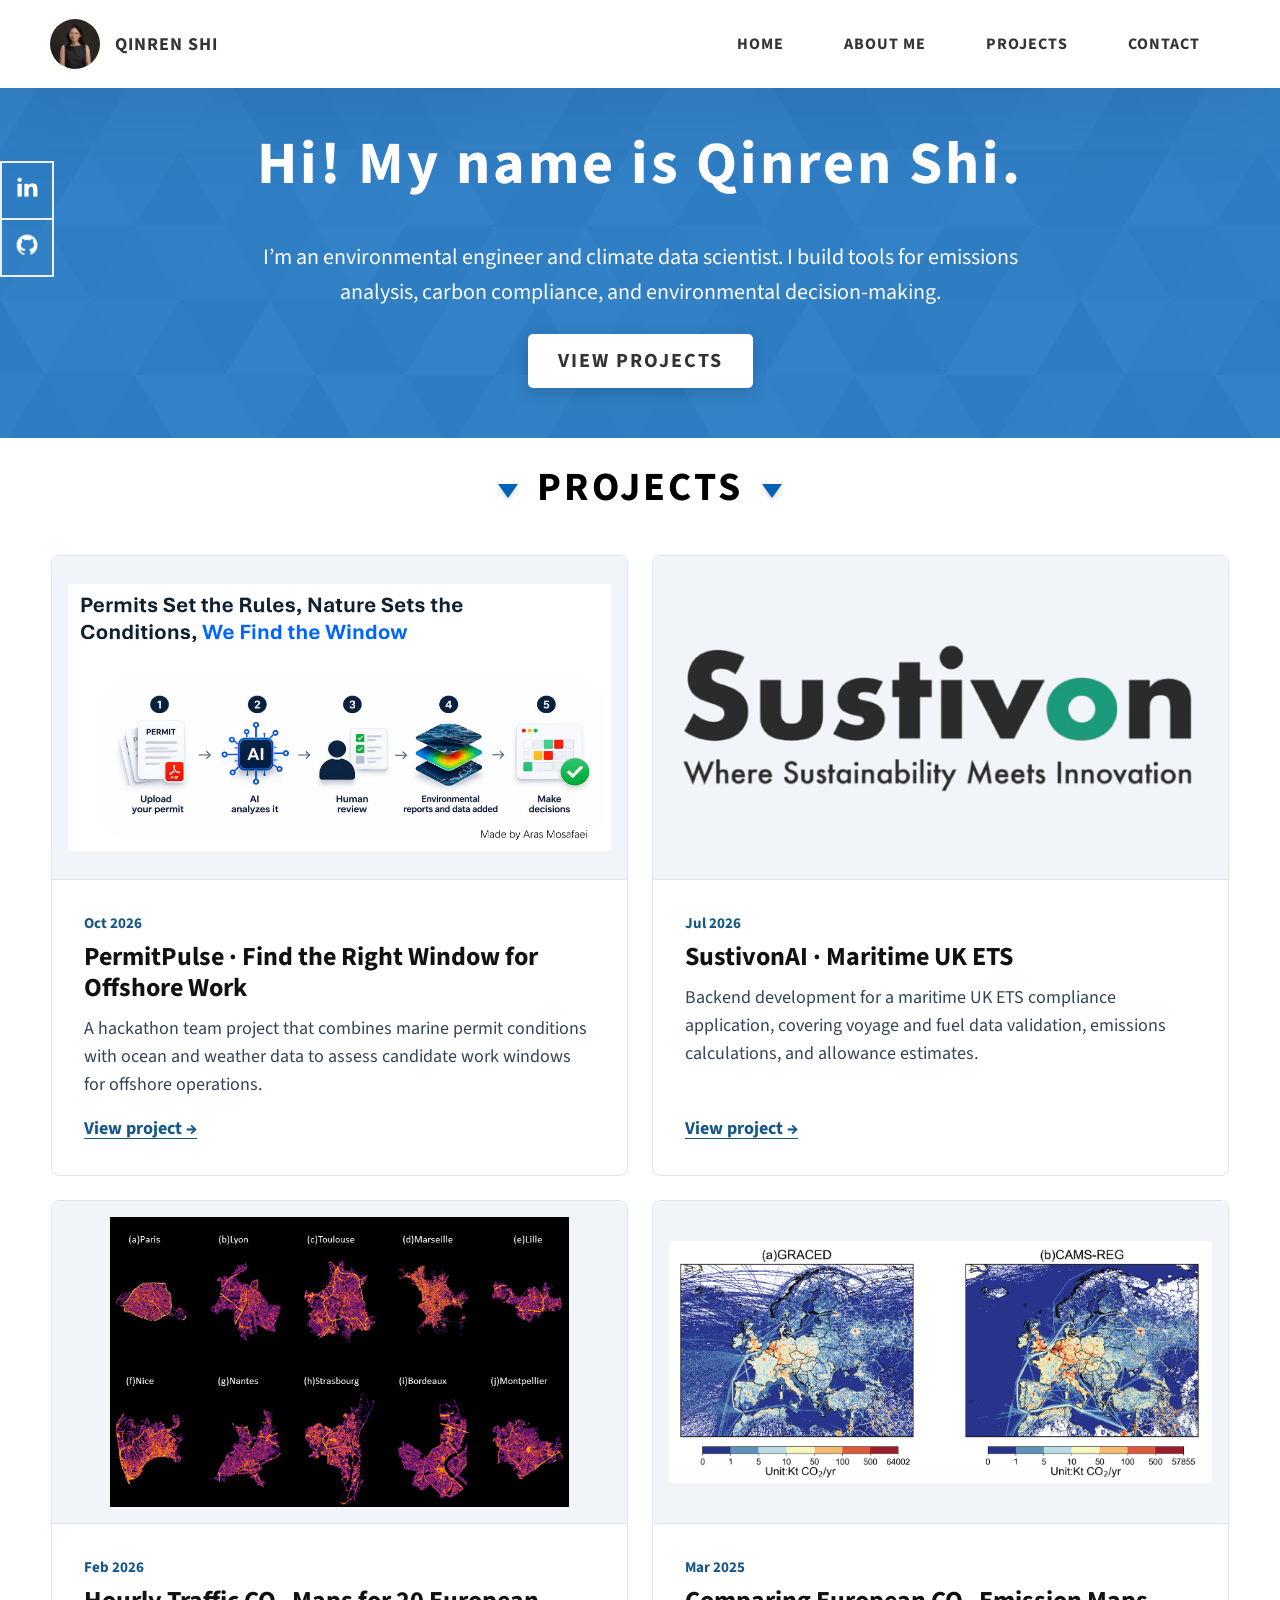
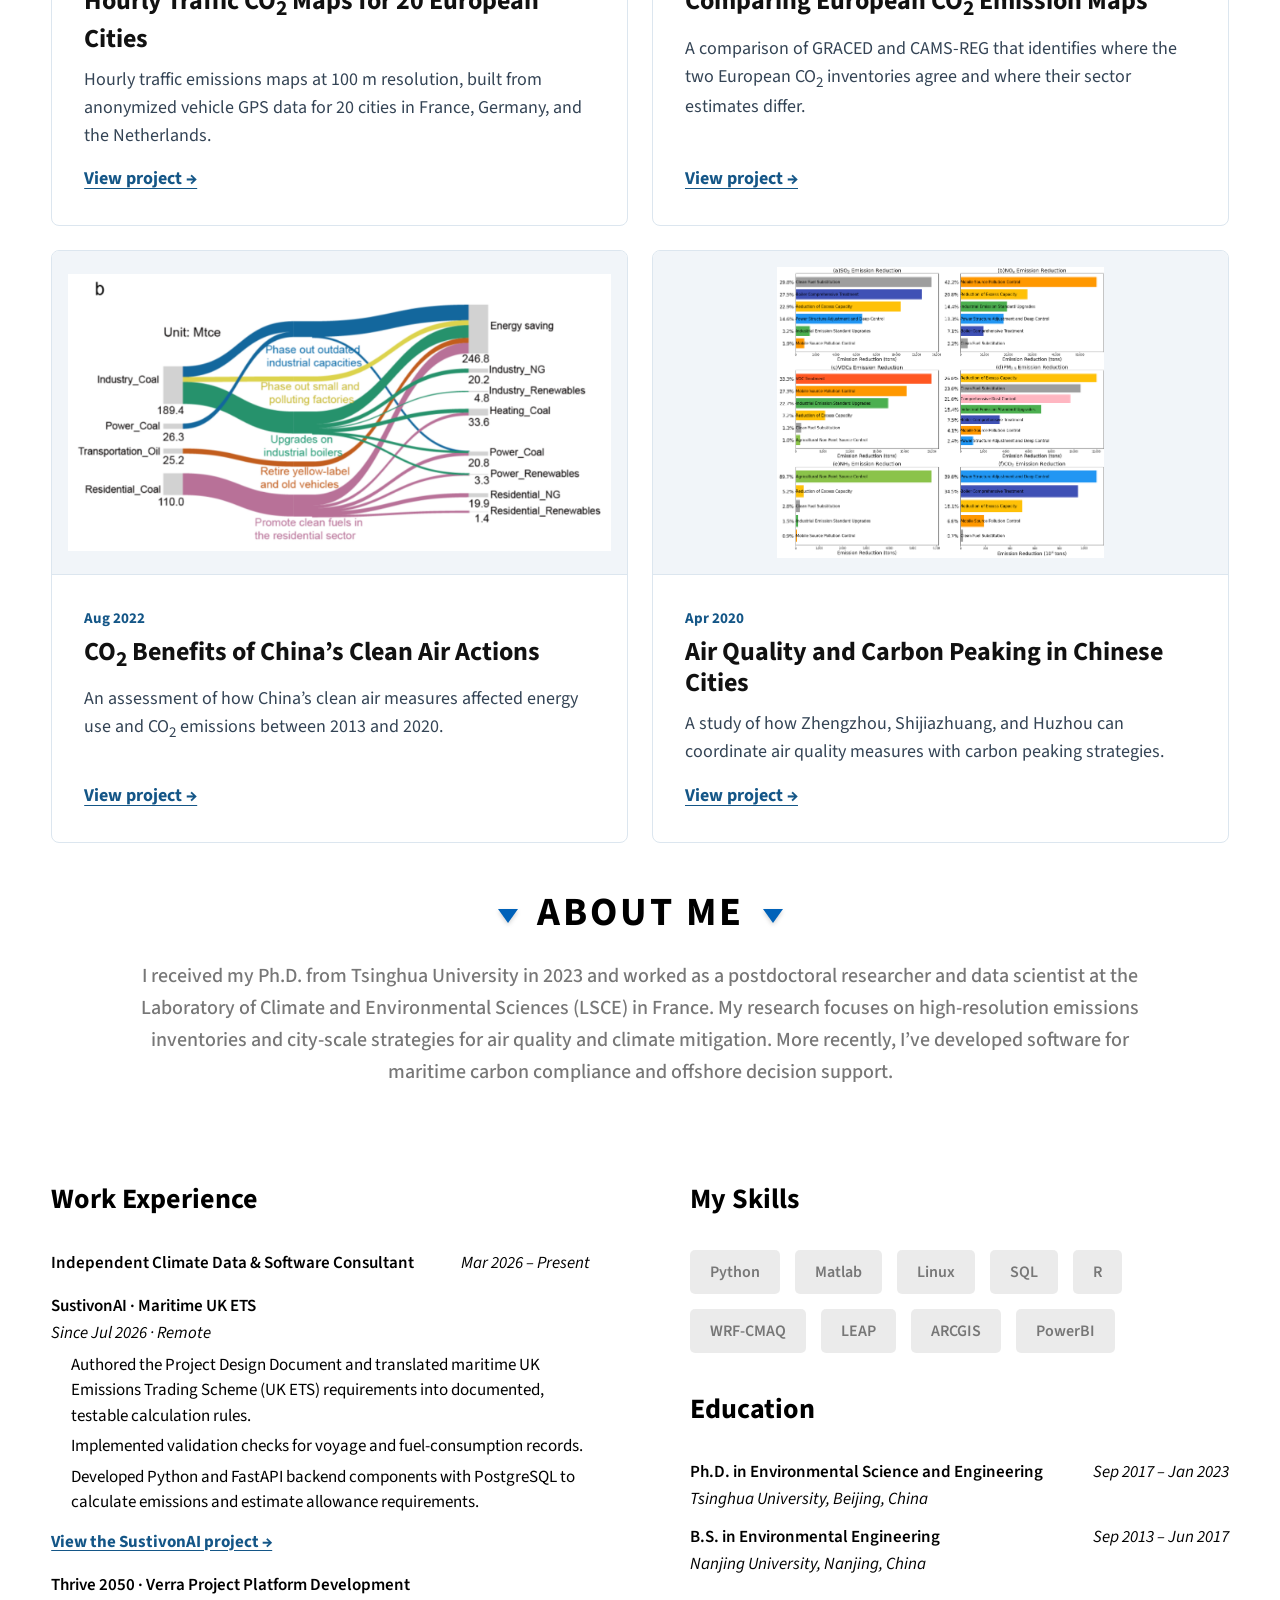
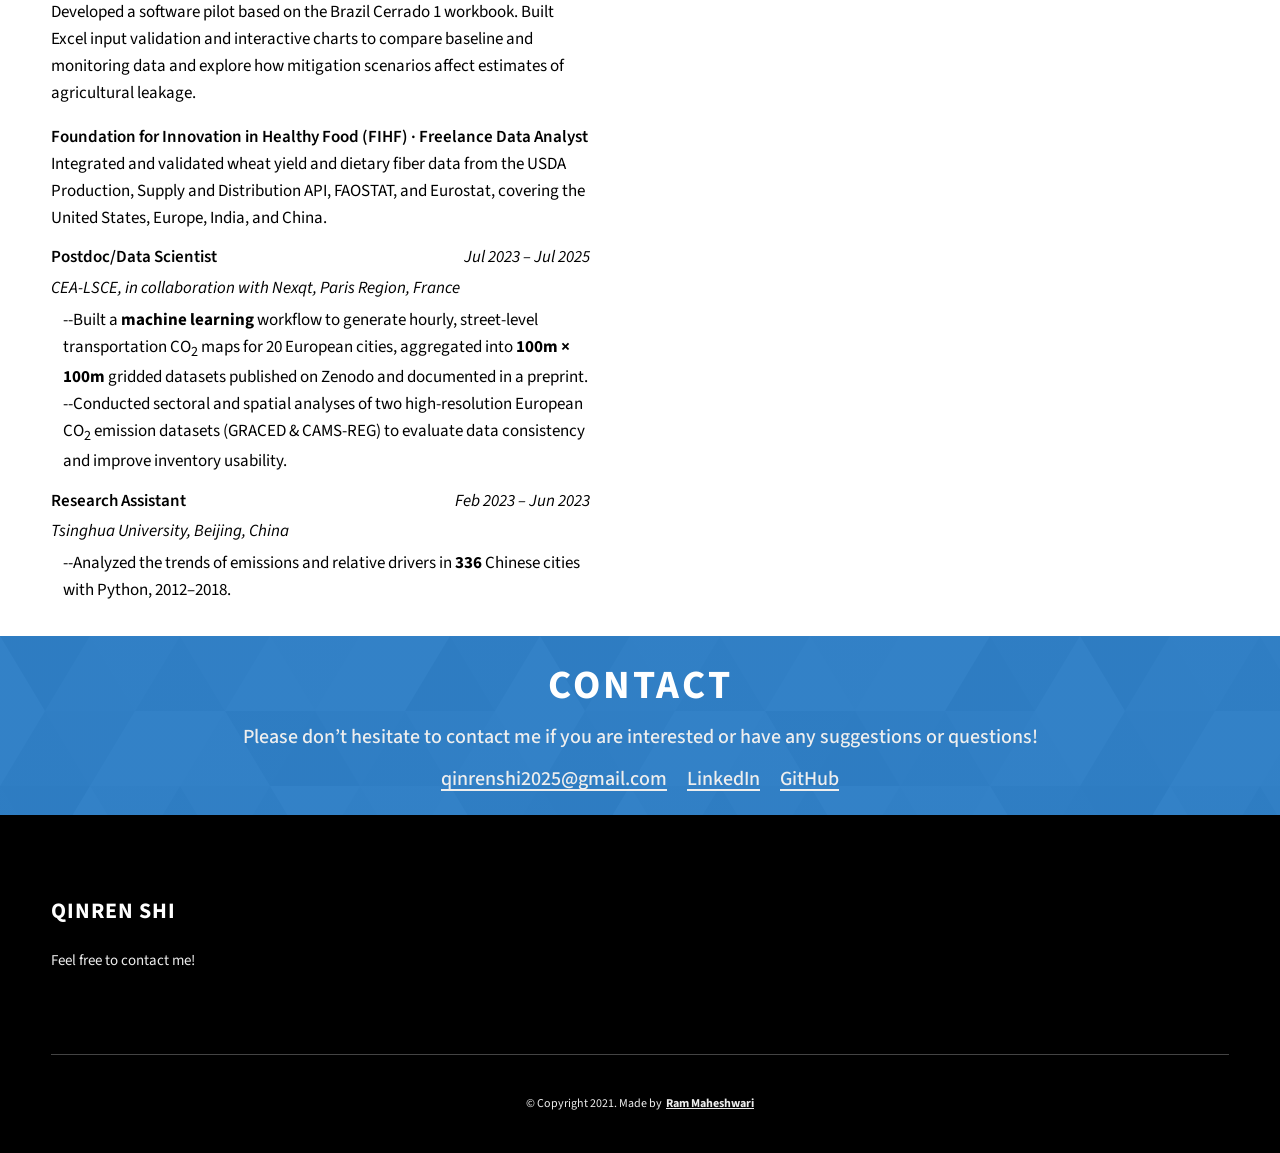
<file: index.html>
<!DOCTYPE html>
<html lang="en">
  <head>
    <meta charset="UTF-8" />
    <meta name="viewport" content="width=device-width, initial-scale=1.0" />
    <meta http-equiv="X-UA-Compatible" content="ie=edge" />
    <title>Qinren Shi | Climate Data &amp; Software</title>
    <meta name="description" content="Qinren Shi’s portfolio of climate data research, carbon accounting software, and maritime decision-support projects." />

    <link rel="stylesheet" href="css/style.css" />
    <link rel="stylesheet" href="css/portfolio.css" />

    <link rel="preconnect" href="https://fonts.googleapis.com" />
    <link rel="preconnect" href="https://fonts.gstatic.com" crossorigin />
    <link
      href="https://fonts.googleapis.com/css2?family=Source+Sans+Pro:wght@400;600;700;900&display=swap"
      rel="stylesheet"
    />
  </head>
  <body>
    <header class="header">
      <div class="header__content">
        <div class="header__logo-container">
          <div class="header__logo-img-cont">
            <img
              src="./assets/jpeg/QINREN.jpg"
              alt="Qinren Shi"
              class="header__logo-img"
            />
          </div>
          <span class="header__logo-sub">Qinren Shi</span>
        </div>
        <div class="header__main">
          <ul class="header__links">
            <li class="header__link-wrapper">
              <a href="./index.html" class="header__link"> Home </a>
            </li>
            <li class="header__link-wrapper">
              <a href="./index.html#about" class="header__link">About me </a>
            </li>
            <li class="header__link-wrapper">
              <a href="./index.html#projects" class="header__link">
                Projects
              </a>
            </li>
            <li class="header__link-wrapper">
              <a href="./index.html#contact" class="header__link"> Contact </a>
            </li>
          </ul>
          <div class="header__main-ham-menu-cont">
            <img
              src="./assets/svg/ham-menu.svg"
              alt="hamburger menu"
              class="header__main-ham-menu"
            />
            <img
              src="./assets/svg/ham-menu-close.svg"
              alt="hamburger menu close"
              class="header__main-ham-menu-close d-none"
            />
          </div>
        </div>
      </div>
      <div class="header__sm-menu">
        <div class="header__sm-menu-content">
          <ul class="header__sm-menu-links">
            <li class="header__sm-menu-link">
              <a href="./index.html"> Home </a>
            </li>

            <li class="header__sm-menu-link">
              <a href="./index.html#about"> About me </a>
            </li>

            <li class="header__sm-menu-link">
              <a href="./index.html#projects"> Projects </a>
            </li>

            <li class="header__sm-menu-link">
              <a href="./index.html#contact"> Contact </a>
            </li>
          </ul>
        </div>
      </div>
    </header>
    
    <section class="home-hero">
      <div class="home-hero__content">
        <h1 class="heading-primary">Hi! My name is Qinren Shi.</h1>
        <div class="home-hero__info">
          <p class="text-primary">
            I’m an environmental engineer and climate data scientist. I build tools for emissions analysis, carbon compliance, and environmental decision-making.
          </p>
        </div>

        <div class="home-hero__cta">
          <a href="#projects" class="btn btn--bg">View projects</a>
        </div>
      </div>
      <div class="home-hero__socials">
        <div class="home-hero__social">
          <a href="https://www.linkedin.com/in/qinren-shi-18898a298" class="home-hero__social-icon-link">
            <img
              src="./assets/png/linkedin-ico.png"
              alt="LinkedIn"
              class="home-hero__social-icon"
            />
          </a>
        </div>
        <div class="home-hero__social">
          <a href="https://github.com/shlerylan" class="home-hero__social-icon-link home-hero__social-icon-link--bd-none">
            <img src="./assets/png/github-ico.png" alt="GitHub" class="home-hero__social-icon" />
          </a>
        </div>
      </div>
    </section>

    <section id="projects" class="projects sec-pad">
      <div class="main-container">
        <h2 class="heading heading-sec heading-sec__mb-bg">
          <span class="heading-sec__main">Projects
          </span>
        </h2>

        <div class="portfolio-projects">
          <article class="portfolio-project">
            <a class="portfolio-project__link" href="./project-permitpulse.html" aria-labelledby="project-permitpulse-title">
              <div class="portfolio-project__media">
                <img src="./assets/png/permitpulse-workflow.png" alt="PermitPulse workflow diagram by Aras Mosafaei, from permit upload to work-window assessment." loading="lazy" />
              </div>
              <div class="portfolio-project__body">
                <p class="portfolio-project__meta"><time datetime="2026-10">Oct 2026</time></p>
                <h3 class="portfolio-project__title" id="project-permitpulse-title">PermitPulse · Find the Right Window for Offshore Work</h3>
                <p>A hackathon team project that combines marine permit conditions with ocean and weather data to assess candidate work windows for offshore operations.</p>
                <span class="portfolio-project__action" aria-hidden="true">View project →</span>
              </div>
            </a>
          </article>

          <article class="portfolio-project">
            <a class="portfolio-project__link" href="./project-sustivon.html" aria-labelledby="project-sustivon-title">
              <div class="portfolio-project__media">
                <img src="./assets/webp/sustivon-logo.webp" alt="Sustivon company logo" width="600" height="172" loading="lazy" />
              </div>
              <div class="portfolio-project__body">
                <p class="portfolio-project__meta"><time datetime="2026-07">Jul 2026</time></p>
                <h3 class="portfolio-project__title" id="project-sustivon-title">SustivonAI · Maritime UK ETS</h3>
                <p>Backend development for a maritime UK ETS compliance application, covering voyage and fuel data validation, emissions calculations, and allowance estimates.</p>
                <span class="portfolio-project__action" aria-hidden="true">View project →</span>
              </div>
            </a>
          </article>

          <article class="portfolio-project">
            <a class="portfolio-project__link" href="./project-1.html" aria-labelledby="project-1-title">
              <div class="portfolio-project__media">
                <img src="./assets/png/essd.PNG" alt="Traffic carbon dioxide emissions mapped across European cities" loading="lazy" />
              </div>
              <div class="portfolio-project__body">
                <p class="portfolio-project__meta"><time datetime="2026-02">Feb 2026</time></p>
                <h3 class="portfolio-project__title" id="project-1-title">Hourly Traffic CO<sub>2</sub> Maps for 20 European Cities</h3>
                <p>Hourly traffic emissions maps at 100 m resolution, built from anonymized vehicle GPS data for 20 cities in France, Germany, and the Netherlands.</p>
                <span class="portfolio-project__action" aria-hidden="true">View project →</span>
              </div>
            </a>
          </article>

          <article class="portfolio-project">
            <a class="portfolio-project__link" href="./project-2.html" aria-labelledby="project-2-title">
              <div class="portfolio-project__media">
                <img src="./assets/png/CAMS_COMPARE.png" alt="Comparison of the GRACED and CAMS-REG emissions inventories" loading="lazy" />
              </div>
              <div class="portfolio-project__body">
                <p class="portfolio-project__meta"><time datetime="2025-03">Mar 2025</time></p>
                <h3 class="portfolio-project__title" id="project-2-title">Comparing European CO<sub>2</sub> Emission Maps</h3>
                <p>A comparison of GRACED and CAMS-REG that identifies where the two European CO<sub>2</sub> inventories agree and where their sector estimates differ.</p>
                <span class="portfolio-project__action" aria-hidden="true">View project →</span>
              </div>
            </a>
          </article>

          <article class="portfolio-project">
            <a class="portfolio-project__link" href="./project-3.html" aria-labelledby="project-3-title">
              <div class="portfolio-project__media">
                <img src="./assets/png/sankey.png" alt="Energy flows and emission changes associated with China’s clean air measures" loading="lazy" />
              </div>
              <div class="portfolio-project__body">
                <p class="portfolio-project__meta"><time datetime="2022-08">Aug 2022</time></p>
                <h3 class="portfolio-project__title" id="project-3-title">CO<sub>2</sub> Benefits of China’s Clean Air Actions</h3>
                <p>An assessment of how China’s clean air measures affected energy use and CO<sub>2</sub> emissions between 2013 and 2020.</p>
                <span class="portfolio-project__action" aria-hidden="true">View project →</span>
              </div>
            </a>
          </article>

          <article class="portfolio-project">
            <a class="portfolio-project__link" href="./project-4.html" aria-labelledby="project-4-title">
              <div class="portfolio-project__media">
                <img src="./assets/png/city1.png" alt="Air quality and carbon peaking pathways for three demonstration cities" loading="lazy" />
              </div>
              <div class="portfolio-project__body">
                <p class="portfolio-project__meta"><time datetime="2020-04">Apr 2020</time></p>
                <h3 class="portfolio-project__title" id="project-4-title">Air Quality and Carbon Peaking in Chinese Cities</h3>
                <p>A study of how Zhengzhou, Shijiazhuang, and Huzhou can coordinate air quality measures with carbon peaking strategies.</p>
                <span class="portfolio-project__action" aria-hidden="true">View project →</span>
              </div>
            </a>
          </article>
        </div>
      </div>
    </section>

    <section id="about" class="about sec-pad">
      <div class="main-container">
        <h2 class="heading heading-sec heading-sec__mb-med">
          <span class="heading-sec__main">About Me</span>
          <span class="heading-sec__sub">
            I received my Ph.D. from Tsinghua University in 2023 and worked as a postdoctoral researcher and data scientist at the Laboratory of Climate and Environmental Sciences (LSCE) in France. My research focuses on high-resolution emissions inventories and city-scale strategies for air quality and climate mitigation. More recently, I’ve developed software for maritime carbon compliance and offshore decision support.
          </span>
        </h2>

        <div class="about__content">
          <div class="about__content-main">
            <h3 class="about__content-title">Work Experience</h3>
            <div class="about__content-details">

              <div class="experience-item" id="sustivon">
                <div class="experience-header">
                  <h4 class="role">Independent Climate Data &amp; Software Consultant</h4>
                  <span class="date">Mar 2026 – Present</span>
                </div>
                <section class="consulting-project">
                  <h5 class="role">SustivonAI · Maritime UK ETS</h5>
                  <p class="org">Since Jul 2026 · Remote</p>
                  <ul class="bullets">
                    <li>Authored the Project Design Document and translated maritime UK Emissions Trading Scheme (UK ETS) requirements into documented, testable calculation rules.</li>
                    <li>Implemented validation checks for voyage and fuel-consumption records.</li>
                    <li>Developed Python and FastAPI backend components with PostgreSQL to calculate emissions and estimate allowance requirements.</li>
                  </ul>
                  <a class="portfolio-experience-link" href="./project-sustivon.html">View the SustivonAI project →</a>
                </section>
                <section class="consulting-project">
                  <h5 class="role">Thrive 2050 · Verra Project Platform Development</h5>
                  <p>Developed a software pilot based on the Brazil Cerrado 1 workbook. Built Excel input validation and interactive charts to compare baseline and monitoring data and explore how mitigation scenarios affect estimates of agricultural leakage.</p>
                </section>
                <section class="consulting-project">
                  <h5 class="role">Foundation for Innovation in Healthy Food (FIHF) · Freelance Data Analyst</h5>
                  <p>Integrated and validated wheat yield and dietary fiber data from the USDA Production, Supply and Distribution API, FAOSTAT, and Eurostat, covering the United States, Europe, India, and China.</p>
                </section>
              </div>

              <div class="experience-item">
                <div class="experience-header">
                  <h4 class="role">Postdoc/Data Scientist</h4>
                  <span class="date">Jul 2023 – Jul 2025</span>
                </div>
                <div class="org">CEA-LSCE, in collaboration with Nexqt, Paris Region, France</div>
                <ul class="bullets">
                  --Built a <strong>machine learning</strong> workflow to generate hourly, street-level transportation CO<sub>2</sub> maps for 20 European cities, aggregated into <strong>100m × 100m</strong> gridded datasets published on Zenodo and documented in a preprint.</li>
                  --Conducted sectoral and spatial analyses of two high-resolution European CO<sub>2</sub> emission datasets (GRACED & CAMS-REG) to evaluate data consistency and improve inventory usability.</li>
                  </ul>
              </div>

              <div class="experience-item">
                <div class="experience-header">
                  <h4 class="role">Research Assistant</h4>
                  <span class="date">Feb 2023 – Jun 2023</span>
                </div>
                <div class="org">Tsinghua University, Beijing, China</div>
                <ul class="bullets">
                  --Analyzed the trends of emissions and relative drivers in <strong>336</strong> Chinese cities with Python, 2012–2018.</li>
                </ul>
              </div>

            </div>
            <!-- <a href="./#contact" class="btn btn--med btn--theme dynamicBgClr"
              >Contact</a
            > -->
          </div>

          <div class="about__content-skills">
            <h3 class="about__content-title">My Skills</h3>
            <div class="skills">
              <div class="skills__skill">Python</div>
              <div class="skills__skill">Matlab</div>
              <div class="skills__skill">Linux</div>
              <div class="skills__skill">SQL</div>
              <div class="skills__skill">R</div>
              <div class="skills__skill">WRF-CMAQ</div>
              <div class="skills__skill">LEAP</div>
              <div class="skills__skill">ARCGIS</div>
              <div class="skills__skill">PowerBI</div>
              
            </div>

            <div class="education">
              <h3 class="about__content-title">Education</h3>
              <div class="education-item">
                <div class="education-header">
                  <h4 class="degree">Ph.D. in Environmental Science and Engineering</h4>
                  <span class="date">Sep 2017 – Jan 2023</span>
                </div>
                <div class="org">Tsinghua University, Beijing, China</div>
              </div>

              <div class="education-item">
                <div class="education-header">
                  <h4 class="degree">B.S. in Environmental Engineering</h4>
                  <span class="date">Sep 2013 – Jun 2017</span>
                </div>
                <div class="org">Nanjing University, Nanjing, China</div>
              </div>
            </div>
          </div>
        </div>
      </div>


    </section>

    <section id="contact" class="contact sec-pad dynamicBg">
      <div class="main-container">
        <h2 class="heading heading-sec">
          <span class="heading-sec__main heading-sec__main--lt">Contact</span>
        </h2>
        <div class="heading-sec__sub heading-sec__sub--lt">
          <p>Please don’t hesitate to contact me if you are interested or have any suggestions or questions!</p>
          <ul class="portfolio-contact-links">
            <li><a href="mailto:qinrenshi2025@gmail.com">qinrenshi2025@gmail.com</a></li>
            <li><a href="https://www.linkedin.com/in/qinren-shi-18898a298">LinkedIn</a></li>
            <li><a href="https://github.com/shlerylan">GitHub</a></li>
          </ul>
        </div>

        <!-- <div class="contact__form-container">
          <form action="#" class="contact__form">
            <div class="contact__form-field">
              <label class="contact__form-label" for="name">Name</label>
              <input
                required
                placeholder="Enter Your Name"
                type="text"
                class="contact__form-input"
                name="name"
                id="name"
              />
            </div>
            <div class="contact__form-field">
              <label class="contact__form-label" for="email">Email</label>
              <input
                required
                placeholder="Enter Your Email"
                type="text"
                class="contact__form-input"
                name="email"
                id="email"
              />
            </div>
            <div class="contact__form-field">
              <label class="contact__form-label" for="message">Message</label>
              <textarea
                required
                cols="30"
                rows="10"
                class="contact__form-input"
                placeholder="Enter Your Message"
                name="message"
                id="message"
              ></textarea>
            </div>
            <button type="submit" class="btn btn--theme contact__btn">
              Submit
            </button>
          </form>
        </div> -->
      </div>
    </section>
    
    <footer class="main-footer">
      <div class="main-container">
        <div class="main-footer__upper">
          <!-- <div class="main-footer__row main-footer__row-1">
            <h2 class="heading heading-sm main-footer__heading-sm">
              <span>Social</span>
            </h2>
            <div class="main-footer__social-cont">
              <a target="_blank" rel="noreferrer" href="#">
                <img
                  class="main-footer__icon"
                  src="./assets/png/linkedin-ico.png"
                  alt="icon"
                />
              </a>
              <a target="_blank" rel="noreferrer" href="#">
                <img
                  class="main-footer__icon"
                  src="./assets/png/github-ico.png"
                  alt="icon"
                />
              </a>
              <a target="_blank" rel="noreferrer" href="#">
                <img
                  class="main-footer__icon"
                  src="./assets/png/twitter-ico.png"
                  alt="icon"
                />
              </a>
              <a target="_blank" rel="noreferrer" href="#">
                <img
                  class="main-footer__icon"
                  src="./assets/png/yt-ico.png"
                  alt="icon"
                />
              </a>
              <a target="_blank" rel="noreferrer" href="#">
                <img
                  class="main-footer__icon main-footer__icon--mr-none"
                  src="./assets/png/insta-ico.png"
                  alt="icon"
                />
              </a>
            </div>
          </div> -->
          <div class="main-footer__row main-footer__row-2">
            <h4 class="heading heading-sm text-lt">Qinren Shi</h4>
            <p class="main-footer__short-desc">
              Feel free to contact me!
            </p>
          </div>
        </div>

        <!-- If you give me some credit or shoutout here by linking to my website, then it will be a big thing for me and will help me a lot :) -->
        <div class="main-footer__lower">
          &copy; Copyright 2021. Made by
          <a rel="noreferrer" target="_blank" href="https://rammaheshwari.com"
            >Ram Maheshwari</a
          >
        </div>
      </div>
    </footer>

    <script src="./index.js"></script>
  </body>
</html>
</file>
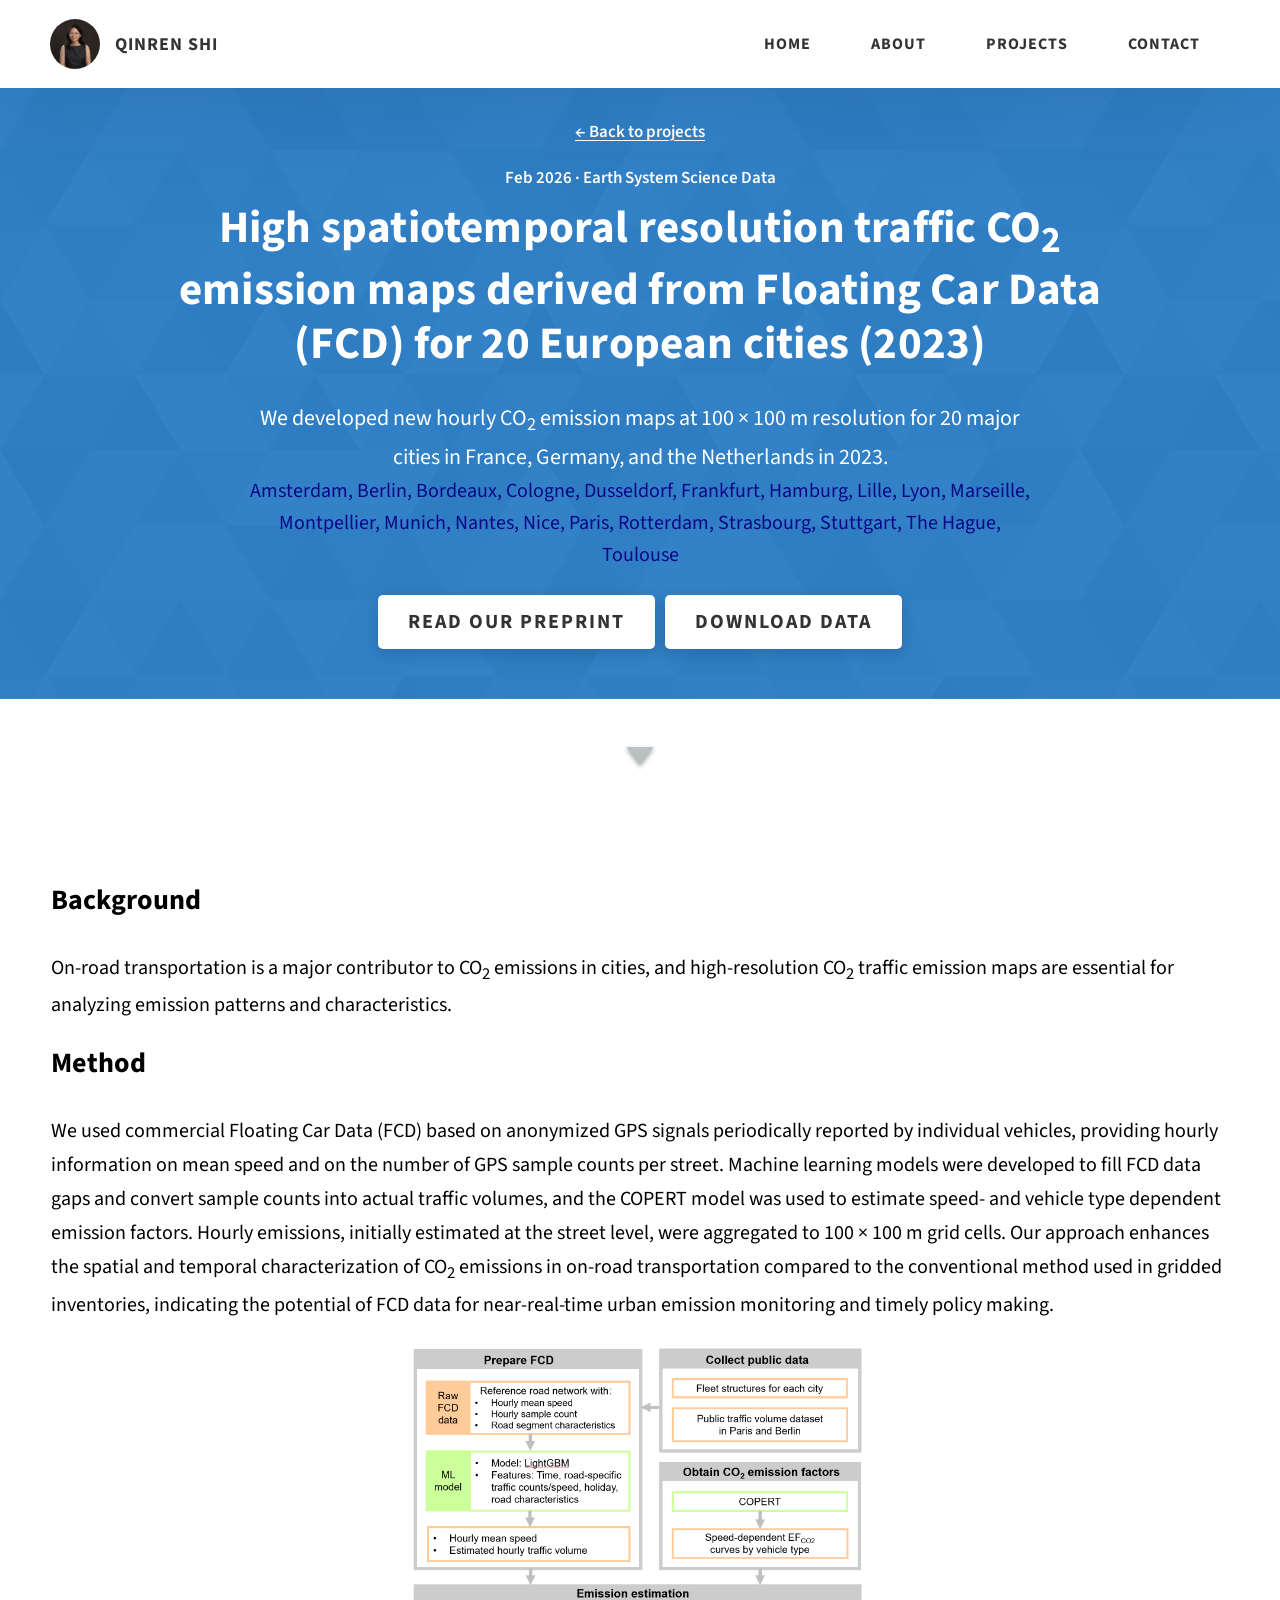
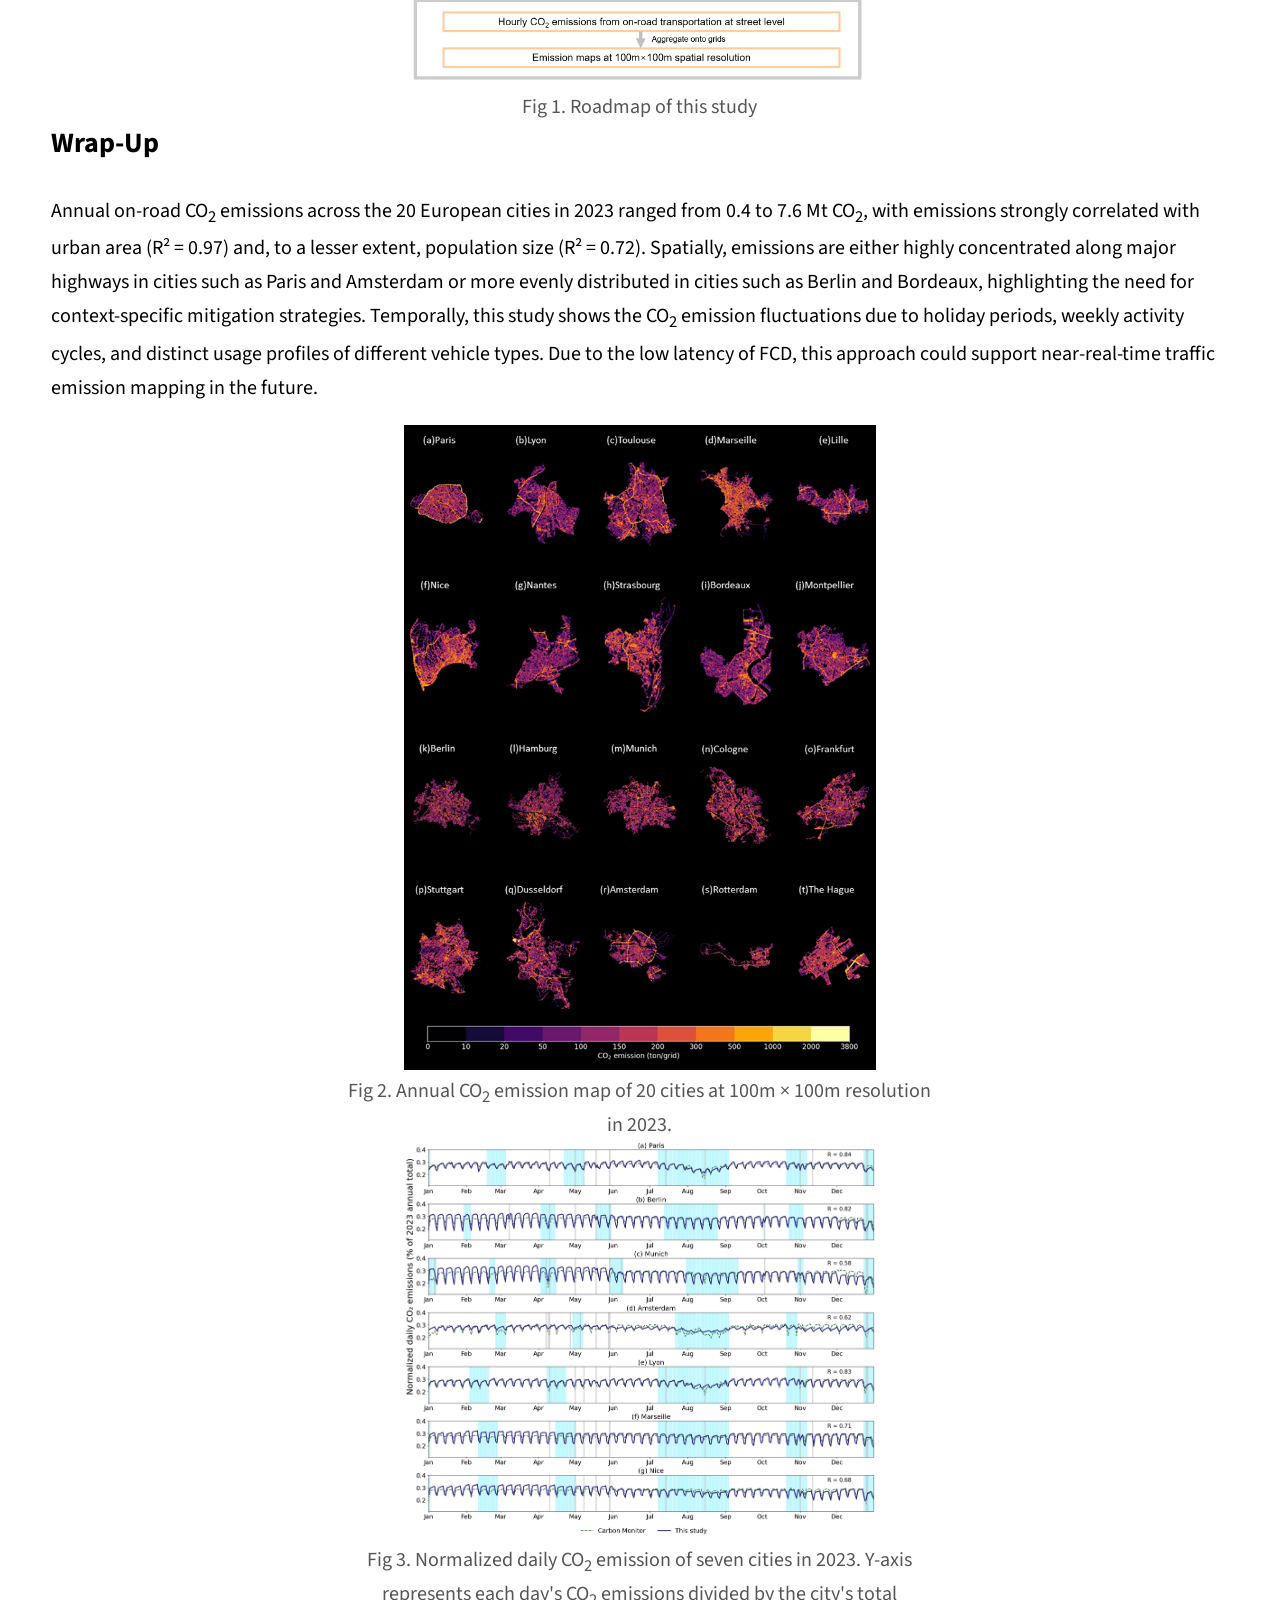
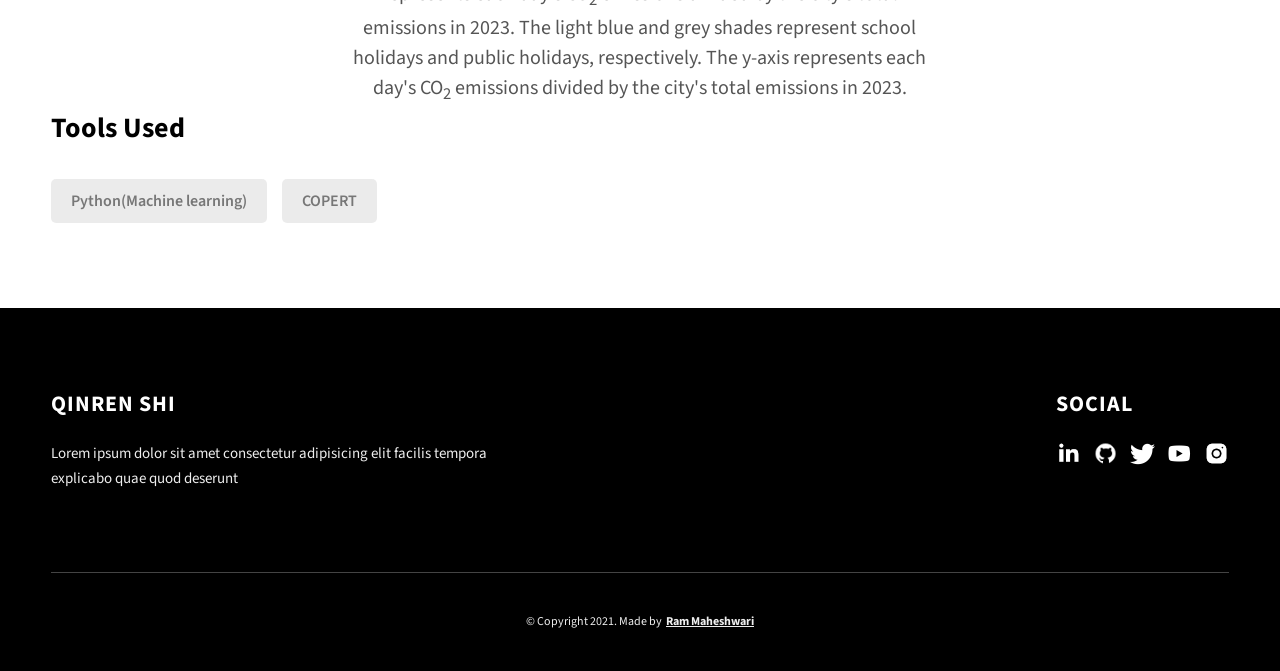
<file: project-1.html>
<!DOCTYPE html>
<html lang="en">
  <head>
    <meta charset="UTF-8" />
    <meta name="viewport" content="width=device-width, initial-scale=1.0" />
    <meta http-equiv="X-UA-Compatible" content="ie=edge" />
    <title>Hourly Traffic CO2 Maps for 20 European Cities | Qinren Shi</title>
    <meta name="description" content="High spatiotemporal resolution traffic CO<sub>2</sub> emission maps" />

    <link rel="stylesheet" href="css/style.css" />
    <link rel="stylesheet" href="css/portfolio.css" />

    <link rel="preconnect" href="https://fonts.googleapis.com" />
    <link rel="preconnect" href="https://fonts.gstatic.com" crossorigin />
    <link
      href="https://fonts.googleapis.com/css2?family=Source+Sans+Pro:wght@400;600;700;900&display=swap"
      rel="stylesheet"
    />
  </head>
  <body>
    <header class="header">
      <div class="header__content">
        <div class="header__logo-container">
          <div class="header__logo-img-cont">
            <img
              src="./assets/jpeg/QINREN.jpg"
              alt="Ram Maheshwari Logo Image"
              class="header__logo-img"
            />
          </div>
          <span class="header__logo-sub">Qinren Shi</span>
        </div>
        <div class="header__main">
          <ul class="header__links">
            <li class="header__link-wrapper">
              <a href="./index.html" class="header__link"> Home </a>
            </li>
            <li class="header__link-wrapper">
              <a href="./index.html#about" class="header__link">About </a>
            </li>
            <li class="header__link-wrapper">
              <a href="./index.html#projects" class="header__link">
                Projects
              </a>
            </li>
            <li class="header__link-wrapper">
              <a href="./index.html#contact" class="header__link"> Contact </a>
            </li>
          </ul>
          <div class="header__main-ham-menu-cont">
            <img
              src="./assets/svg/ham-menu.svg"
              alt="hamburger menu"
              class="header__main-ham-menu"
            />
            <img
              src="./assets/svg/ham-menu-close.svg"
              alt="hamburger menu close"
              class="header__main-ham-menu-close d-none"
            />
          </div>
        </div>
      </div>
      <div class="header__sm-menu">
        <div class="header__sm-menu-content">
          <ul class="header__sm-menu-links">
            <li class="header__sm-menu-link">
              <a href="./index.html"> Home </a>
            </li>

            <li class="header__sm-menu-link">
              <a href="./index.html#about"> About </a>
            </li>

            <li class="header__sm-menu-link">
              <a href="./index.html#projects"> Projects </a>
            </li>

            <li class="header__sm-menu-link">
              <a href="./index.html#contact"> Contact </a>
            </li>
          </ul>
        </div>
      </div>
    </header>
    <section class="project-cs-hero">
      <div class="project-cs-hero__content">
        <a class="portfolio-detail__back" href="./index.html#projects">← Back to projects</a>
        <p class="portfolio-detail__meta"><time datetime="2026-02">Feb 2026</time> · Earth System Science Data</p>
        <h1 class="heading-primary-project">High spatiotemporal resolution traffic CO<sub>2</sub> emission maps derived from Floating Car Data (FCD) for 20 European cities (2023)</h1>
        <div class="project-cs-hero__info">
          <p class="text-primary">
            We developed new hourly CO<sub>2</sub> emission maps at 100 × 100 m resolution for 20 major cities in France, Germany, and the Netherlands in 2023.
          </p>
          <p class="text-primary-cities">
            Amsterdam, Berlin, Bordeaux, Cologne, Dusseldorf, Frankfurt, Hamburg, Lille, Lyon, Marseille, Montpellier, Munich, Nantes, Nice, Paris, Rotterdam, Strasbourg, Stuttgart, The Hague, Toulouse
          </p>
          </div>
        <div class="project-cs-hero__cta">
          <a href="https://essd.copernicus.org/preprints/essd-2025-458/" class="btn btn--bg" target="_blank">Read our preprint</a>
          <a href="https://doi.org/10.5281/zenodo.16600210" class="btn btn--bg" target="_blank">Download data</a>
        </div>
      </div>
    </section>
    
    <section class="project-details">
      <div class="hero">
        <!-- A quick glance -->
        <div class="scroll-indicator"></div>
      </div>
      <div class="main-container">
        <div class="project-details__content">
          </div>
          <div class="project-details__content-main">

            <!-- <div class="project-details__links">
              <h3 class="project-details__content-title">Read our preprint on ESSDD / Download our data</h3>
              <a
                href="https://essd.copernicus.org/preprints/essd-2025-458/"
                class="btn btn--med btn--theme project-details__links-btn"
                target="_blank"
                >Preprint</a
              >
              <a
                href="https://doi.org/10.5281/zenodo.16600210"
                class="btn btn--med btn--theme project-details__links-btn"
                target="_blank"
                >Database</a
              >
            </div> -->

              <div class="project-details__desc"></div>
              <h3 class="project-details__content-title">Background</h3>
              <p class="project-details__desc-para">
                On-road transportation is a major contributor to CO<sub>2</sub> emissions in cities, and high-resolution CO<sub>2</sub> traffic emission maps are essential for analyzing emission patterns and characteristics. 
              </p>
              <h3 class="project-details__content-title">Method</h3>
              <p class="project-details__desc-para">
                We used commercial Floating Car Data (FCD) based on anonymized GPS signals periodically reported by individual vehicles, providing hourly information on mean speed and on the number of GPS sample counts per street. 
                Machine learning models were developed to fill FCD data gaps and convert sample counts into actual traffic volumes, and the COPERT model was used to estimate speed- and vehicle type dependent emission factors. Hourly emissions, initially estimated at the street level, were aggregated to 100 × 100 m grid cells. Our approach enhances the spatial and temporal characterization of CO<sub>2</sub> emissions in on-road transportation compared to the conventional method used in gridded inventories, indicating the potential of FCD data for near-real-time urban emission monitoring and timely policy making. 
              </p>

             <div class="project-details__showcase-img-cont">
              <img
                src="./assets/png/ESSD_method.png"
                alt="Project Image"
                class="project-details__showcase-img"
              />        
              <p class="img-caption">Fig 1. Roadmap of this study</p>
            </div> 

              <h3 class="project-details__content-title">Wrap-Up</h3>
              <p class="project-details__desc-para">
                Annual on-road CO<sub>2</sub> emissions across the 20 European cities in 2023 ranged from 0.4 to 7.6 Mt CO<sub>2</sub>, with emissions strongly correlated with urban area (R² = 0.97) and, to a lesser extent, population size (R² = 0.72). Spatially, emissions are either highly concentrated along major highways in cities such as Paris and Amsterdam or more evenly distributed in cities such as Berlin and Bordeaux, highlighting the need for context-specific mitigation strategies. Temporally, this study shows the CO<sub>2</sub> emission fluctuations due to holiday periods, weekly activity cycles, and distinct usage profiles of different vehicle types. Due to the low latency of FCD, this approach could support near-real-time traffic emission mapping in the future. 
              </p>
            
             <div class="project-details__showcase-img-cont">
              <img
                src="./assets/png/FIG2_ANNUAL_MAP.png"
                alt="Project Image"
                class="project-details__showcase-img"
              />        
              <p class="img-caption">Fig 2. Annual CO<sub>2</sub> emission map of 20 cities at 100m × 100m resolution in 2023. </p>

            </div> 
                         <div class="project-details__showcase-img-cont">
              <img
                src="./assets/png/Picture3_DAILY.png"
                alt="Project Image"
                class="project-details__showcase-img"
              />        
              <p class="img-caption">Fig 3. Normalized daily CO<sub>2</sub> emission of seven cities in 2023. Y-axis represents each day's CO<sub>2</sub> emissions divided by the city's total emissions in 2023. The light blue and grey shades represent school holidays and public holidays, respectively. The y-axis represents each day's CO<sub>2</sub> emissions divided by the city's total emissions in 2023.</p>
            </div>            
          
          
          
          
          
    
            
            <div class="project-details__tools-used">
              <h3 class="project-details__content-title">Tools Used</h3>
              <div class="skills">
                <div class="skills__skill">Python(Machine learning)</div>
                <div class="skills__skill">COPERT</div>

              </div>
            </div>

          </div>
        </div>
      </div>
    </section>
    <footer class="main-footer">
      <div class="main-container">
        <div class="main-footer__upper">
          <div class="main-footer__row main-footer__row-1">
            <h2 class="heading heading-sm main-footer__heading-sm">
              <span>Social</span>
            </h2>
            <div class="main-footer__social-cont">
              <a target="_blank" rel="noreferrer" href="#">
                <img
                  class="main-footer__icon"
                  src="./assets/png/linkedin-ico.png"
                  alt="icon"
                />
              </a>
              <a target="_blank" rel="noreferrer" href="#">
                <img
                  class="main-footer__icon"
                  src="./assets/png/github-ico.png"
                  alt="icon"
                />
              </a>
              <a target="_blank" rel="noreferrer" href="#">
                <img
                  class="main-footer__icon"
                  src="./assets/png/twitter-ico.png"
                  alt="icon"
                />
              </a>
              <a target="_blank" rel="noreferrer" href="#">
                <img
                  class="main-footer__icon"
                  src="./assets/png/yt-ico.png"
                  alt="icon"
                />
              </a>
              <a target="_blank" rel="noreferrer" href="#">
                <img
                  class="main-footer__icon main-footer__icon--mr-none"
                  src="./assets/png/insta-ico.png"
                  alt="icon"
                />
              </a>
            </div>
          </div>
          <div class="main-footer__row main-footer__row-2">
            <h4 class="heading heading-sm text-lt">Qinren Shi</h4>
            <p class="main-footer__short-desc">
              Lorem ipsum dolor sit amet consectetur adipisicing elit facilis
              tempora explicabo quae quod deserunt
            </p>
          </div>
        </div>

        <div class="main-footer__lower">
          &copy; Copyright 2021. Made by
          <a rel="noreferrer" target="_blank" href="https://rammaheshwari.com"
            >Ram Maheshwari</a
          >
        </div>
      </div>
    </footer>
    <script src="./index.js"></script>
  </body>
</html>
</file>
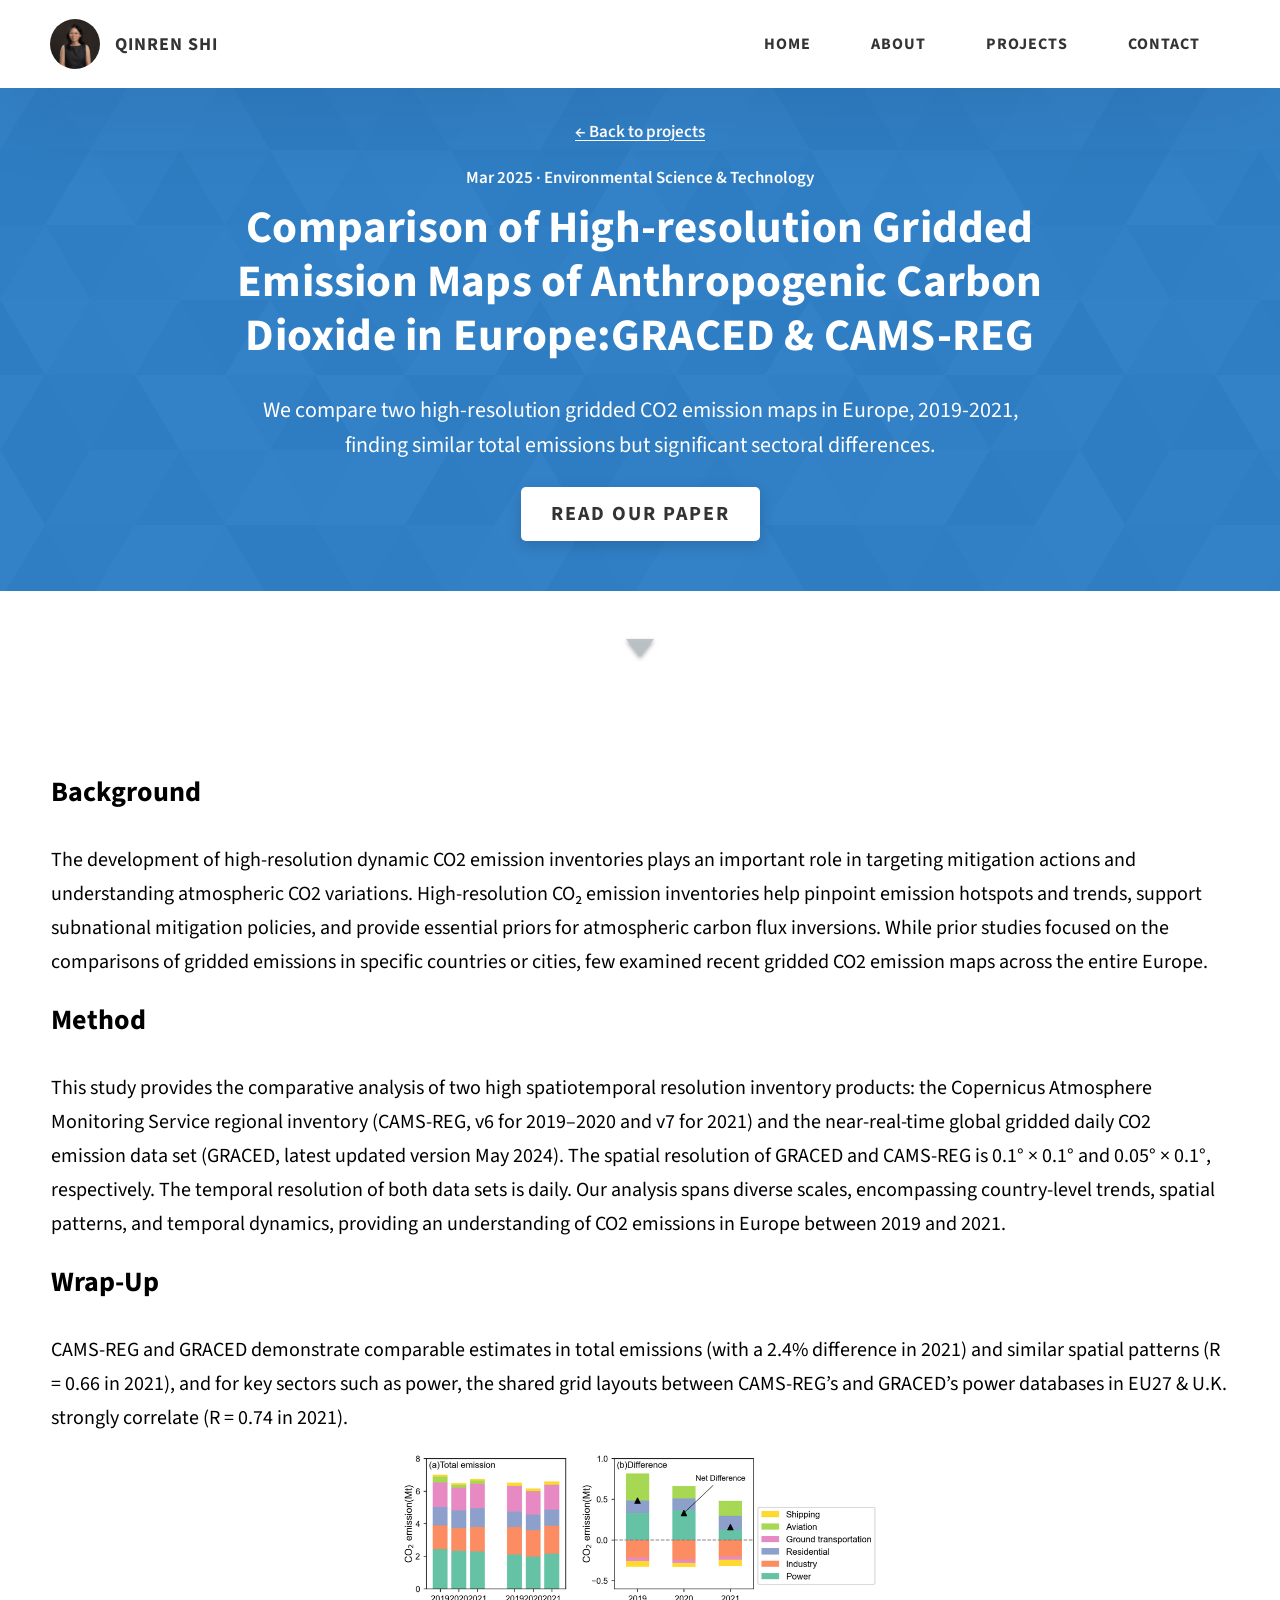
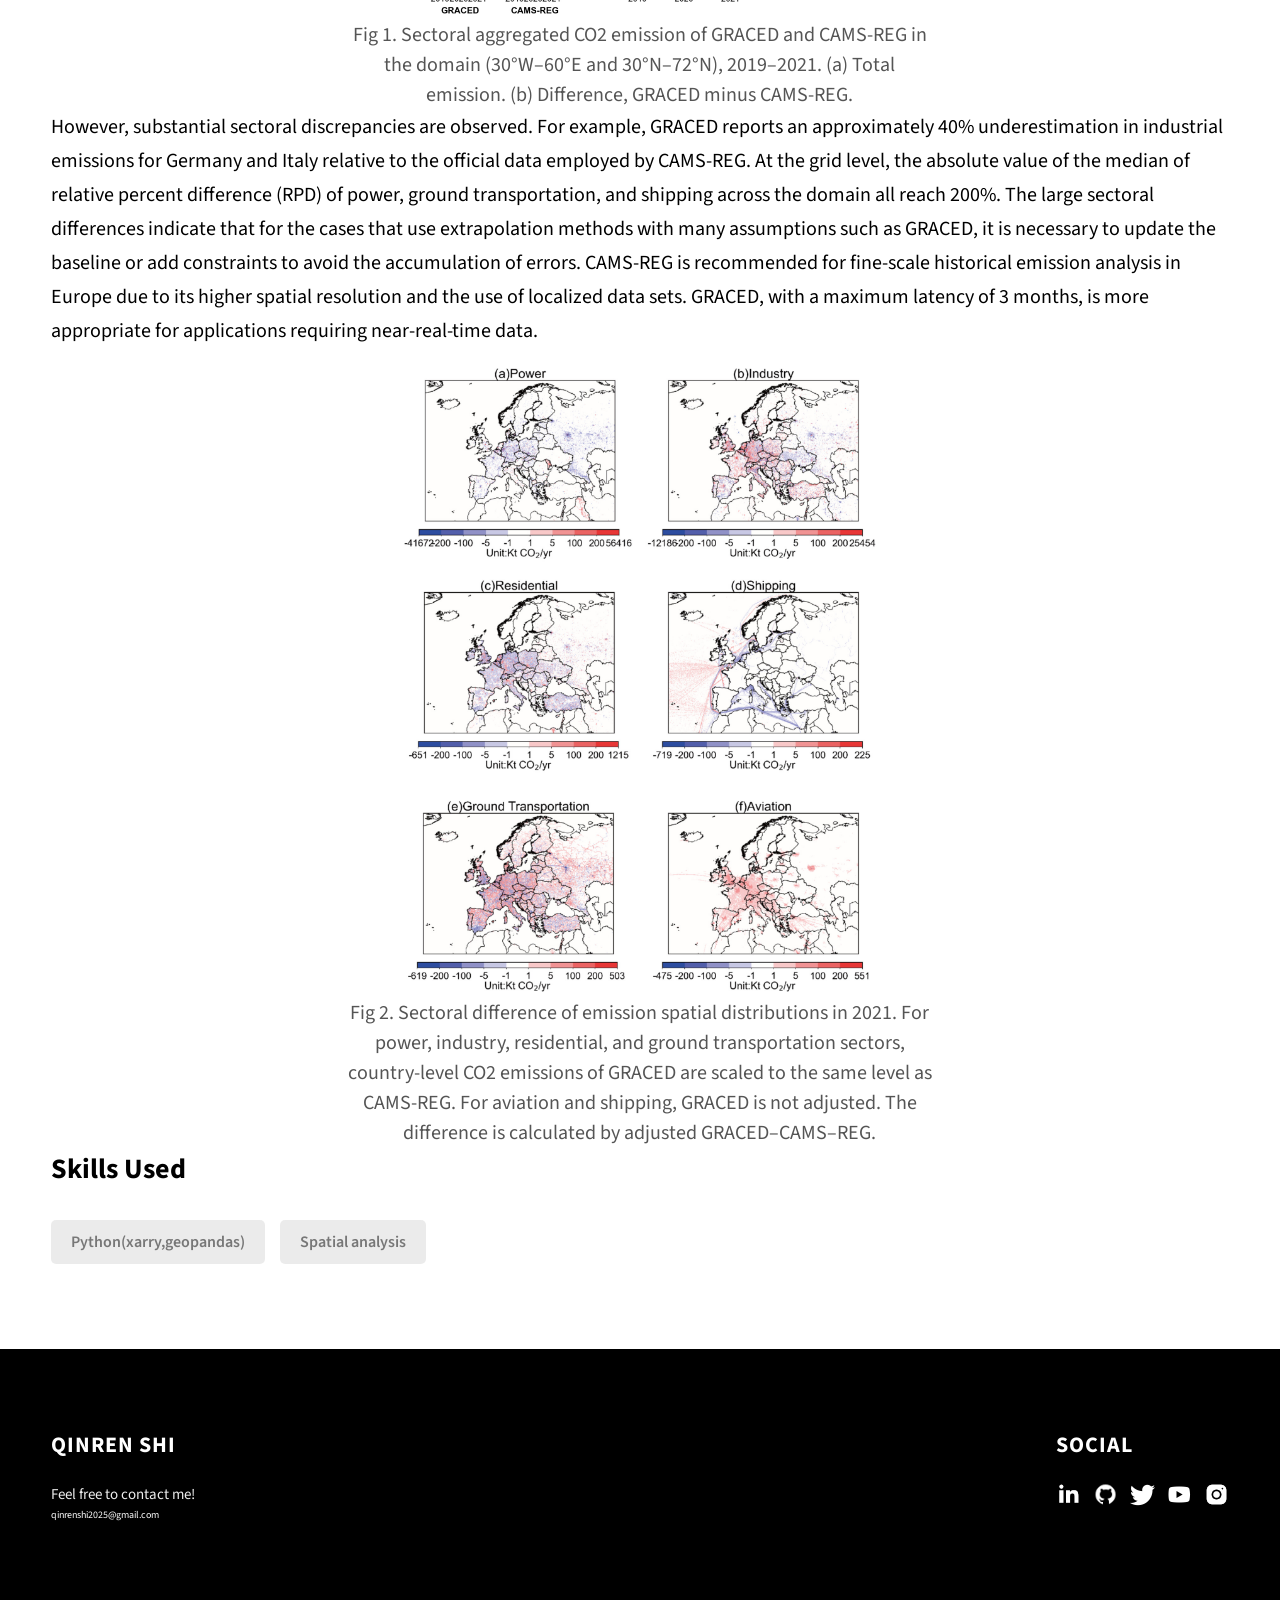
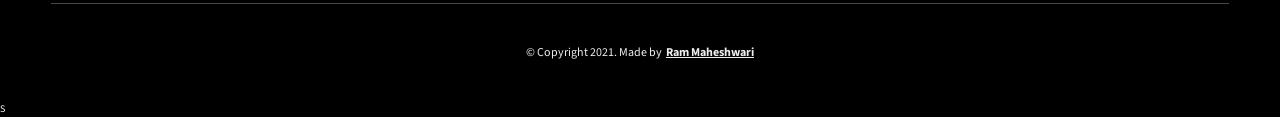
<file: project-2.html>
<!DOCTYPE html>
<html lang="en">
  <head>
    <meta charset="UTF-8" />
    <meta name="viewport" content="width=device-width, initial-scale=1.0" />
    <meta http-equiv="X-UA-Compatible" content="ie=edge" />
    <title>Comparing European CO2 Emission Maps | Qinren Shi</title>
    <meta name="description" content="Comparison of High-resolution Gridded Emission Maps of Anthropogenic Carbon Dioxide in Europe:GRACED & CAMS-REG" />

    <link rel="stylesheet" href="css/style.css" />
    <link rel="stylesheet" href="css/portfolio.css" />

    <link rel="preconnect" href="https://fonts.googleapis.com" />
    <link rel="preconnect" href="https://fonts.gstatic.com" crossorigin />
    <link
      href="https://fonts.googleapis.com/css2?family=Source+Sans+Pro:wght@400;600;700;900&display=swap"
      rel="stylesheet"
    />
  </head>
  <body>
    <header class="header">
      <div class="header__content">
        <div class="header__logo-container">
          <div class="header__logo-img-cont">
            <img
              src="./assets/jpeg/QINREN.jpg"
              alt="Ram Maheshwari Logo Image"
              class="header__logo-img"
            />
          </div>
          <span class="header__logo-sub">Qinren Shi</span>
        </div>
        <div class="header__main">
          <ul class="header__links">
            <li class="header__link-wrapper">
              <a href="./index.html" class="header__link"> Home </a>
            </li>
            <li class="header__link-wrapper">
              <a href="./index.html#about" class="header__link">About </a>
            </li>
            <li class="header__link-wrapper">
              <a href="./index.html#projects" class="header__link">
                Projects
              </a>
            </li>
            <li class="header__link-wrapper">
              <a href="./index.html#contact" class="header__link"> Contact </a>
            </li>
          </ul>
          <div class="header__main-ham-menu-cont">
            <img
              src="./assets/svg/ham-menu.svg"
              alt="hamburger menu"
              class="header__main-ham-menu"
            />
            <img
              src="./assets/svg/ham-menu-close.svg"
              alt="hamburger menu close"
              class="header__main-ham-menu-close d-none"
            />
          </div>
        </div>
      </div>
      <div class="header__sm-menu">
        <div class="header__sm-menu-content">
          <ul class="header__sm-menu-links">
            <li class="header__sm-menu-link">
              <a href="./index.html"> Home </a>
            </li>

            <li class="header__sm-menu-link">
              <a href="./index.html#about"> About </a>
            </li>

            <li class="header__sm-menu-link">
              <a href="./index.html#projects"> Projects </a>
            </li>

            <li class="header__sm-menu-link">
              <a href="./index.html#contact"> Contact </a>
            </li>
          </ul>
        </div>
      </div>
    </header>
    <section class="project-cs-hero">
      <div class="project-cs-hero__content">
        <a class="portfolio-detail__back" href="./index.html#projects">← Back to projects</a>
        <p class="portfolio-detail__meta"><time datetime="2025-03">Mar 2025</time> · Environmental Science &amp; Technology</p>
        <h1 class="heading-primary-project">Comparison of High-resolution Gridded Emission Maps of Anthropogenic Carbon Dioxide in Europe:GRACED & CAMS-REG</h1>
        <div class="project-cs-hero__info">
          <p class="text-primary">
            We compare two high-resolution gridded CO2 emission maps in Europe, 2019-2021, finding similar total emissions but significant sectoral differences.
          </p>
          </div>
        <div class="project-cs-hero__cta">
          <a href="https://pubs.acs.org/doi/10.1021/acs.est.4c07289" class="btn btn--bg" target="_blank">Read our paper</a>
        </div>
      </div>
    </section>
    
    <section class="project-details">
      <div class="hero">
        <!-- A quick glance -->
        <div class="scroll-indicator"></div>
      </div>
      <div class="main-container">
        <div class="project-details__content">
          </div>
          <div class="project-details__content-main">

            <!-- <div class="project-details__links">
              <h3 class="project-details__content-title">Read our preprint on ESSDD / Download our data</h3>
              <a
                href="https://essd.copernicus.org/preprints/essd-2025-458/"
                class="btn btn--med btn--theme project-details__links-btn"
                target="_blank"
                >Preprint</a
              >
              <a
                href="https://doi.org/10.5281/zenodo.16600210"
                class="btn btn--med btn--theme project-details__links-btn"
                target="_blank"
                >Database</a
              >
            </div> -->

              <div class="project-details__desc"></div>
              <h3 class="project-details__content-title">Background</h3>
              <p class="project-details__desc-para">
                The development of high-resolution dynamic CO2 emission inventories plays an important role in targeting mitigation actions and understanding atmospheric CO2 variations. High-resolution CO₂ emission inventories help pinpoint emission hotspots and trends, support subnational mitigation policies, and provide essential priors for atmospheric carbon flux inversions.
                While prior studies focused on the comparisons of gridded emissions in specific countries or cities, few examined recent gridded CO2 emission maps across the entire Europe. 
              </p>
              <h3 class="project-details__content-title">Method</h3>
              <p class="project-details__desc-para">
                This study provides the comparative analysis of two high spatiotemporal resolution inventory products: the Copernicus Atmosphere Monitoring Service regional inventory (CAMS-REG, v6 for 2019–2020 and v7 for 2021) and the near-real-time global gridded daily CO2 emission data set (GRACED, latest updated version May 2024). The spatial resolution of GRACED and CAMS-REG is 0.1° × 0.1° and 0.05° × 0.1°, respectively. The temporal resolution of both data sets is daily. Our analysis spans diverse scales, encompassing country-level trends, spatial patterns, and temporal dynamics, providing an understanding of CO2 emissions in Europe between 2019 and 2021.              </p>

              <h3 class="project-details__content-title">Wrap-Up</h3>
              <p class="project-details__desc-para">
                CAMS-REG and GRACED demonstrate comparable estimates in total emissions (with a 2.4% difference in 2021) and similar spatial patterns (R = 0.66 in 2021), and for key sectors such as power, the shared grid layouts between CAMS-REG’s and GRACED’s power databases in EU27 & U.K. strongly correlate (R = 0.74 in 2021). 
              </p>
            
             <div class="project-details__showcase-img-cont">
              <img
                src="./assets/png/EST_TOTAL.jpeg"
                alt="Project Image"
                class="project-details__showcase-img"
              />        
              <p class="img-caption">Fig 1. Sectoral aggregated CO2 emission of GRACED and CAMS-REG in the domain (30°W–60°E and 30°N–72°N), 2019–2021. (a) Total emission. (b) Difference, GRACED minus CAMS-REG.
              </p>
              </div>
             
              <p class="project-details__desc-para">
                However, substantial sectoral discrepancies are observed. For example, GRACED reports an approximately 40% underestimation in industrial emissions for Germany and Italy relative to the official data employed by CAMS-REG. At the grid level, the absolute value of the median of relative percent difference (RPD) of power, ground transportation, and shipping across the domain all reach 200%. The large sectoral differences indicate that for the cases that use extrapolation methods with many assumptions such as GRACED, it is necessary to update the baseline or add constraints to avoid the accumulation of errors. 
                CAMS-REG is recommended for fine-scale historical emission analysis in Europe due to its higher spatial resolution and the use of localized data sets. GRACED, with a maximum latency of 3 months, is more appropriate for applications requiring near-real-time data.
              </p>

              <div class="project-details__showcase-img-cont">
              <img
                src="./assets/png/EST_DIFF.jpeg"
                alt="Project Image"
                class="project-details__showcase-img"
              />        
              <p class="img-caption">Fig 2. Sectoral difference of emission spatial distributions in 2021. For power, industry, residential, and ground transportation sectors, country-level CO2 emissions of GRACED are scaled to the same level as CAMS-REG. For aviation and shipping, GRACED is not adjusted. The difference is calculated by adjusted GRACED–CAMS–REG.</p>
              </div>


          
          
          
          
    
            
            <div class="project-details__tools-used">
              <h3 class="project-details__content-title">Skills Used</h3>
              <div class="skills">
                <div class="skills__skill">Python(xarry,geopandas)</div>
                <div class="skills__skill">Spatial analysis</div>

              </div>
            </div>

          </div>
        </div>
      </div>
    </section>
    <footer class="main-footer">
      <div class="main-container">
        <div class="main-footer__upper">
          <div class="main-footer__row main-footer__row-1">
            <h2 class="heading heading-sm main-footer__heading-sm">
              <span>Social</span>
            </h2>
            <div class="main-footer__social-cont">
              <a target="_blank" rel="noreferrer" href="#">
                <img
                  class="main-footer__icon"
                  src="./assets/png/linkedin-ico.png"
                  alt="icon"
                />
              </a>
              <a target="_blank" rel="noreferrer" href="#">
                <img
                  class="main-footer__icon"
                  src="./assets/png/github-ico.png"
                  alt="icon"
                />
              </a>
              <a target="_blank" rel="noreferrer" href="#">
                <img
                  class="main-footer__icon"
                  src="./assets/png/twitter-ico.png"
                  alt="icon"
                />
              </a>
              <a target="_blank" rel="noreferrer" href="#">
                <img
                  class="main-footer__icon"
                  src="./assets/png/yt-ico.png"
                  alt="icon"
                />
              </a>
              <a target="_blank" rel="noreferrer" href="#">
                <img
                  class="main-footer__icon main-footer__icon--mr-none"
                  src="./assets/png/insta-ico.png"
                  alt="icon"
                />
              </a>
            </div>
          </div>
          <div class="main-footer__row main-footer__row-2">
            <h4 class="heading heading-sm text-lt">Qinren Shi</h4>
            <p class="main-footer__short-desc">
              Feel free to contact me!
            </p>
              qinrenshi2025@gmail.com
            </p>
          </div>
        </div>

        <div class="main-footer__lower">
          &copy; Copyright 2021. Made by
          <a rel="noreferrer" target="_blank" href="https://rammaheshwari.com"
            >Ram Maheshwari</a
          >
        </div>
      </div>S
    </footer>
    <script src="./index.js"></script>
  </body>
</html>
</file>
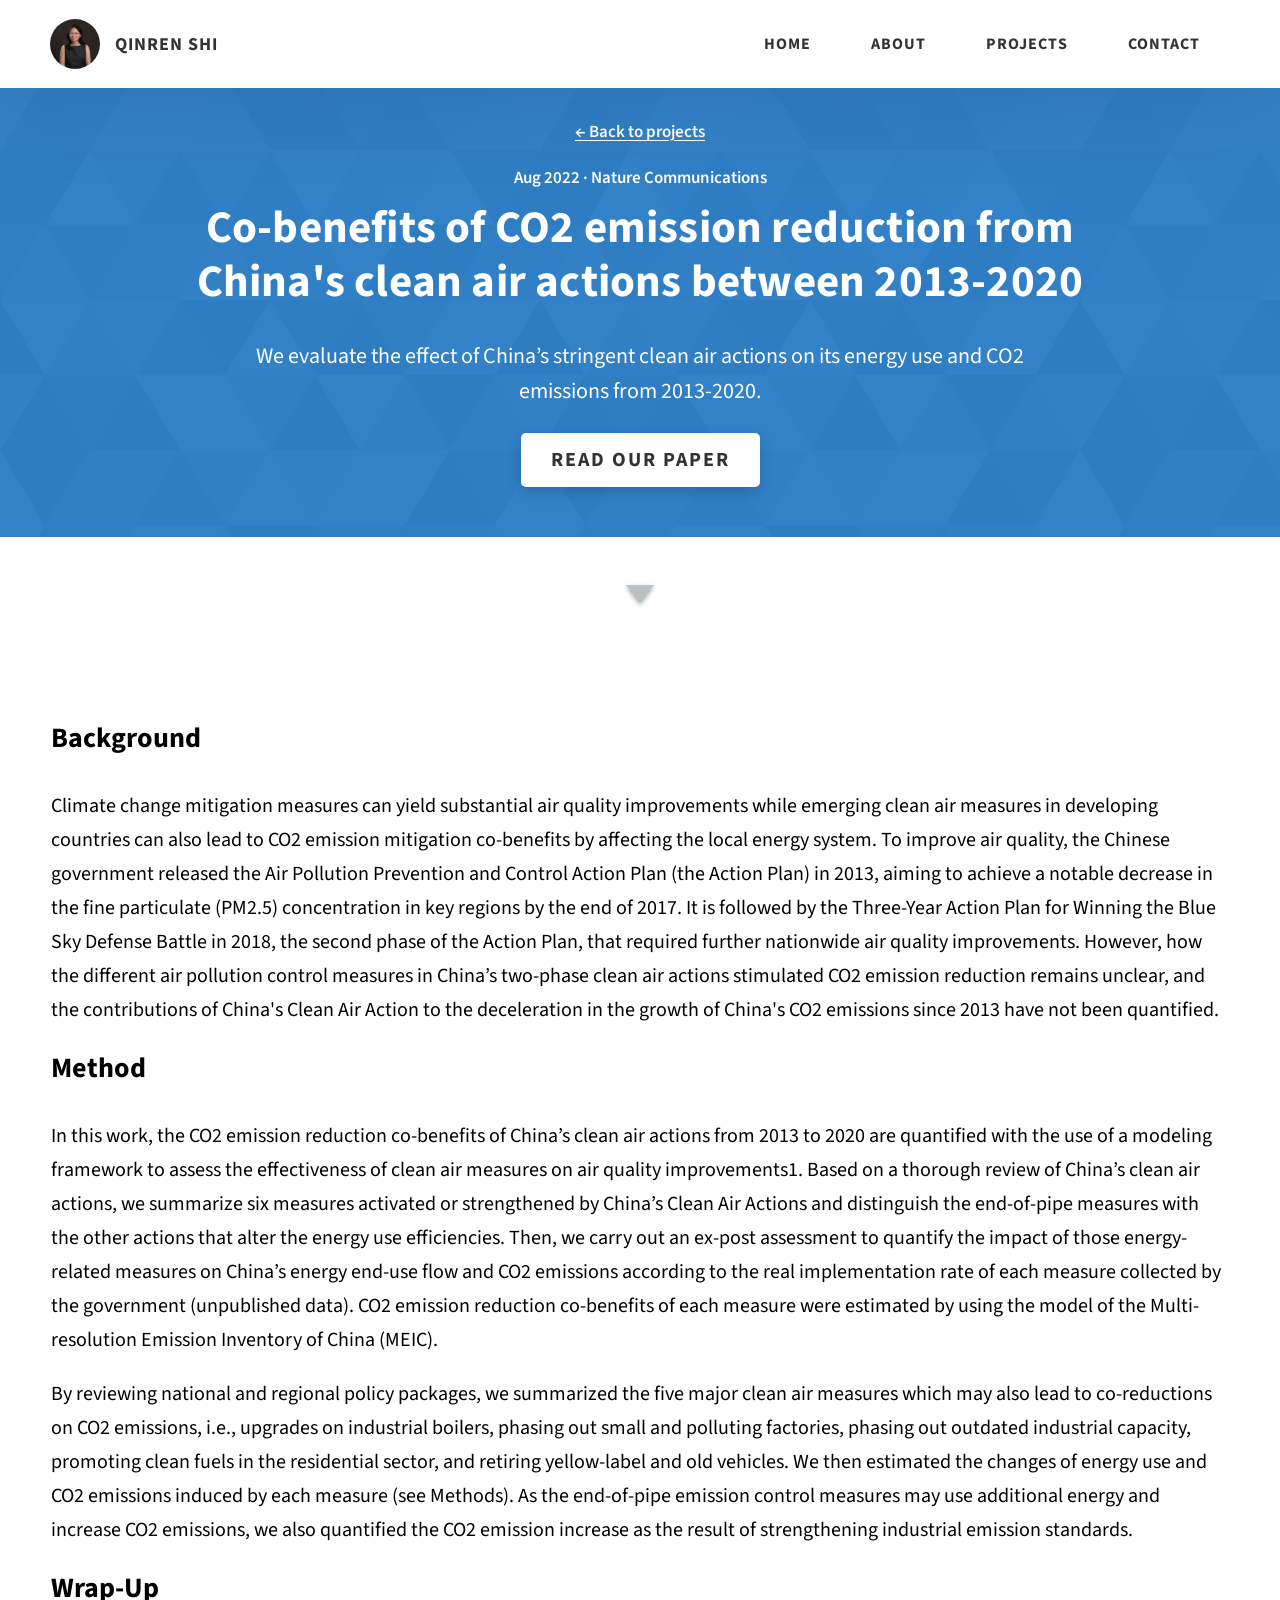
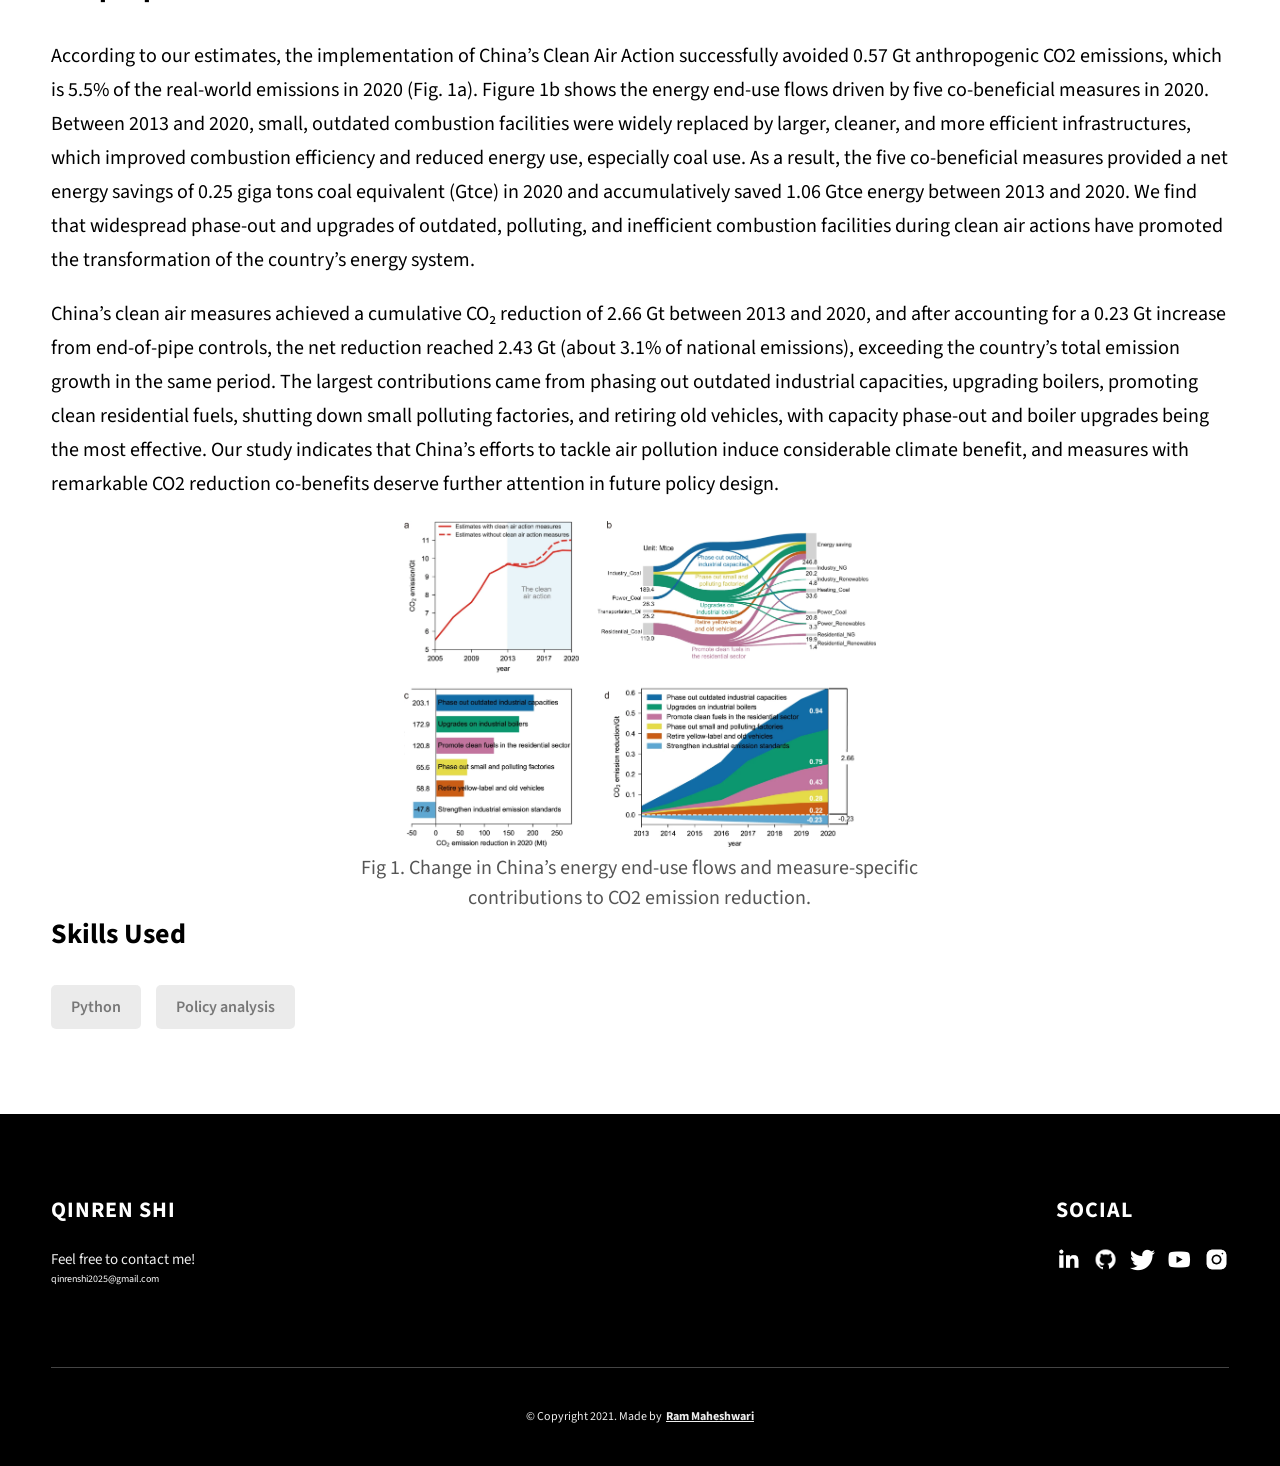
<file: project-3.html>
<!DOCTYPE html>
<html lang="en">
  <head>
    <meta charset="UTF-8" />
    <meta name="viewport" content="width=device-width, initial-scale=1.0" />
    <meta http-equiv="X-UA-Compatible" content="ie=edge" />
    <title>CO2 Benefits of China’s Clean Air Actions | Qinren Shi</title>
    <meta name="description" content="Co-benefits of CO2 emission reduction from China’s clean air actions between 2013-2020" />

    <link rel="stylesheet" href="css/style.css" />
    <link rel="stylesheet" href="css/portfolio.css" />

    <link rel="preconnect" href="https://fonts.googleapis.com" />
    <link rel="preconnect" href="https://fonts.gstatic.com" crossorigin />
    <link
      href="https://fonts.googleapis.com/css2?family=Source+Sans+Pro:wght@400;600;700;900&display=swap"
      rel="stylesheet"
    />
  </head>
  <body>
    <header class="header">
      <div class="header__content">
        <div class="header__logo-container">
          <div class="header__logo-img-cont">
            <img
              src="./assets/jpeg/QINREN.jpg"
              alt="Ram Maheshwari Logo Image"
              class="header__logo-img"
            />
          </div>
          <span class="header__logo-sub">Qinren Shi</span>
        </div>
        <div class="header__main">
          <ul class="header__links">
            <li class="header__link-wrapper">
              <a href="./index.html" class="header__link"> Home </a>
            </li>
            <li class="header__link-wrapper">
              <a href="./index.html#about" class="header__link">About </a>
            </li>
            <li class="header__link-wrapper">
              <a href="./index.html#projects" class="header__link">
                Projects
              </a>
            </li>
            <li class="header__link-wrapper">
              <a href="./index.html#contact" class="header__link"> Contact </a>
            </li>
          </ul>
          <div class="header__main-ham-menu-cont">
            <img
              src="./assets/svg/ham-menu.svg"
              alt="hamburger menu"
              class="header__main-ham-menu"
            />
            <img
              src="./assets/svg/ham-menu-close.svg"
              alt="hamburger menu close"
              class="header__main-ham-menu-close d-none"
            />
          </div>
        </div>
      </div>
      <div class="header__sm-menu">
        <div class="header__sm-menu-content">
          <ul class="header__sm-menu-links">
            <li class="header__sm-menu-link">
              <a href="./index.html"> Home </a>
            </li>

            <li class="header__sm-menu-link">
              <a href="./index.html#about"> About </a>
            </li>

            <li class="header__sm-menu-link">
              <a href="./index.html#projects"> Projects </a>
            </li>

            <li class="header__sm-menu-link">
              <a href="./index.html#contact"> Contact </a>
            </li>
          </ul>
        </div>
      </div>
    </header>
    <section class="project-cs-hero">
      <div class="project-cs-hero__content">
        <a class="portfolio-detail__back" href="./index.html#projects">← Back to projects</a>
        <p class="portfolio-detail__meta"><time datetime="2022-08">Aug 2022</time> · Nature Communications</p>
        <h1 class="heading-primary-project">Co-benefits of CO2 emission reduction from China's clean air actions between 2013-2020</h1>
        <div class="project-cs-hero__info">
          <p class="text-primary">
            We evaluate the effect of China’s stringent clean air actions on its energy use and CO2 emissions from 2013-2020. 
          </p>
          </div>
        <div class="project-cs-hero__cta">
          <a href="https://www.nature.com/articles/s41467-022-32656-8" class="btn btn--bg" target="_blank">Read our paper</a>
        </div>
      </div>
    </section>
    
    <section class="project-details">
      <div class="hero">
        <!-- A quick glance -->
        <div class="scroll-indicator"></div>
      </div>
      <div class="main-container">
        <div class="project-details__content">
          </div>
          <div class="project-details__content-main">

            <!-- <div class="project-details__links">
              <h3 class="project-details__content-title">Read our preprint on ESSDD / Download our data</h3>
              <a
                href="https://essd.copernicus.org/preprints/essd-2025-458/"
                class="btn btn--med btn--theme project-details__links-btn"
                target="_blank"
                >Preprint</a
              >
              <a
                href="https://doi.org/10.5281/zenodo.16600210"
                class="btn btn--med btn--theme project-details__links-btn"
                target="_blank"
                >Database</a
              >
            </div> -->

              <div class="project-details__desc"></div>
              <h3 class="project-details__content-title">Background</h3>
              <p class="project-details__desc-para">
                Climate change mitigation measures can yield substantial air quality improvements while emerging clean air measures in developing countries can also lead to CO2 emission mitigation co-benefits by affecting the local energy system. 
                To improve air quality, the Chinese government released the Air Pollution Prevention and Control Action Plan (the Action Plan) in 2013, aiming to achieve a notable decrease in the fine particulate (PM2.5) concentration in key regions by the end of 2017. It is followed by the Three-Year Action Plan for Winning the Blue Sky Defense Battle in 2018, the second phase of the Action Plan, that required further nationwide air quality improvements. However, how the different air pollution control measures in China’s two-phase clean air actions stimulated CO2 emission reduction remains unclear, and the contributions of China's Clean Air Action to the deceleration in the growth of China's CO2 emissions since 2013 have not been quantified.
              </p>
              <h3 class="project-details__content-title">Method</h3>
              <p class="project-details__desc-para">
                In this work, the CO2 emission reduction co-benefits of China’s clean air actions from 2013 to 2020 are quantified with the use of a modeling framework to assess the effectiveness of clean air measures on air quality improvements1. Based on a thorough review of China’s clean air actions, we summarize six measures activated or strengthened by China’s Clean Air Actions and distinguish the end-of-pipe measures with the other actions that alter the energy use efficiencies. 

                Then, we carry out an ex-post assessment to quantify the impact of those energy-related measures on China’s energy end-use flow and CO2 emissions according to the real implementation rate of each measure collected by the government (unpublished data). CO2 emission reduction co-benefits of each measure were estimated by using the model of the Multi-resolution Emission Inventory of China (MEIC). 
              </p>

              <p class="project-details__desc-para">
                By reviewing national and regional policy packages, we summarized the five major clean air measures which may also lead to co-reductions on CO2 emissions, i.e., upgrades on industrial boilers, phasing out small and polluting factories, phasing out outdated industrial capacity, promoting clean fuels in the residential sector, and retiring yellow-label and old vehicles. We then estimated the changes of energy use and CO2 emissions induced by each measure (see Methods). As the end-of-pipe emission control measures may use additional energy and increase CO2 emissions, we also quantified the CO2 emission increase as the result of strengthening industrial emission standards.  
              
              </p>

              <h3 class="project-details__content-title">Wrap-Up</h3>
              <p class="project-details__desc-para">
                According to our estimates, the implementation of China’s Clean Air Action successfully avoided 0.57 Gt anthropogenic CO2 emissions, which is 5.5% of the real-world emissions in 2020 (Fig. 1a). Figure 1b shows the energy end-use flows driven by five co-beneficial measures in 2020. Between 2013 and 2020, small, outdated combustion facilities were widely replaced by larger, cleaner, and more efficient infrastructures, which improved combustion efficiency and reduced energy use, especially coal use. As a result, the five co-beneficial measures provided a net energy savings of 0.25 giga tons coal equivalent (Gtce) in 2020 and accumulatively saved 1.06 Gtce energy between 2013 and 2020.
              We find that widespread phase-out and upgrades of outdated, polluting, and inefficient combustion facilities during clean air actions have promoted the transformation of the country’s energy system. 
              </p>

              <p class="project-details__desc-para">
              China’s clean air measures achieved a cumulative CO₂ reduction of 2.66 Gt between 2013 and 2020, and after accounting for a 0.23 Gt increase from end-of-pipe controls, the net reduction reached 2.43 Gt (about 3.1% of national emissions), exceeding the country’s total emission growth in the same period. The largest contributions came from phasing out outdated industrial capacities, upgrading boilers, promoting clean residential fuels, shutting down small polluting factories, and retiring old vehicles, with capacity phase-out and boiler upgrades being the most effective.
              Our study indicates that China’s efforts to tackle air pollution induce considerable climate benefit, and measures with remarkable CO2 reduction co-benefits deserve further attention in future policy design.
              </p>

             <div class="project-details__showcase-img-cont">
              <img
                src="./assets/png/NC_1.png"
                alt="Project Image"
                class="project-details__showcase-img"
              />        
              <p class="img-caption">Fig 1. Change in China’s energy end-use flows and measure-specific contributions to CO2 emission reduction.
              </p>
              </div>

            <div class="project-details__tools-used">
              <h3 class="project-details__content-title">Skills Used</h3>
              <div class="skills">
                <div class="skills__skill">Python</div>
                <div class="skills__skill">Policy analysis</div>

              </div>
            </div>

          </div>
        </div>
      </div>
    </section>
    <footer class="main-footer">
      <div class="main-container">
        <div class="main-footer__upper">
          <div class="main-footer__row main-footer__row-1">
            <h2 class="heading heading-sm main-footer__heading-sm">
              <span>Social</span>
            </h2>
            <div class="main-footer__social-cont">
              <a target="_blank" rel="noreferrer" href="#">
                <img
                  class="main-footer__icon"
                  src="./assets/png/linkedin-ico.png"
                  alt="icon"
                />
              </a>
              <a target="_blank" rel="noreferrer" href="#">
                <img
                  class="main-footer__icon"
                  src="./assets/png/github-ico.png"
                  alt="icon"
                />
              </a>
              <a target="_blank" rel="noreferrer" href="#">
                <img
                  class="main-footer__icon"
                  src="./assets/png/twitter-ico.png"
                  alt="icon"
                />
              </a>
              <a target="_blank" rel="noreferrer" href="#">
                <img
                  class="main-footer__icon"
                  src="./assets/png/yt-ico.png"
                  alt="icon"
                />
              </a>
              <a target="_blank" rel="noreferrer" href="#">
                <img
                  class="main-footer__icon main-footer__icon--mr-none"
                  src="./assets/png/insta-ico.png"
                  alt="icon"
                />
              </a>
            </div>
          </div>
          <div class="main-footer__row main-footer__row-2">
            <h4 class="heading heading-sm text-lt">Qinren Shi</h4>
            <p class="main-footer__short-desc">
              Feel free to contact me!
            </p>
              qinrenshi2025@gmail.com
          </div>
        </div>

        <div class="main-footer__lower">
          &copy; Copyright 2021. Made by
          <a rel="noreferrer" target="_blank" href="https://rammaheshwari.com"
            >Ram Maheshwari</a
          >
        </div>
      </div>
    </footer>
    <script src="./index.js"></script>
  </body>
</html>
</file>
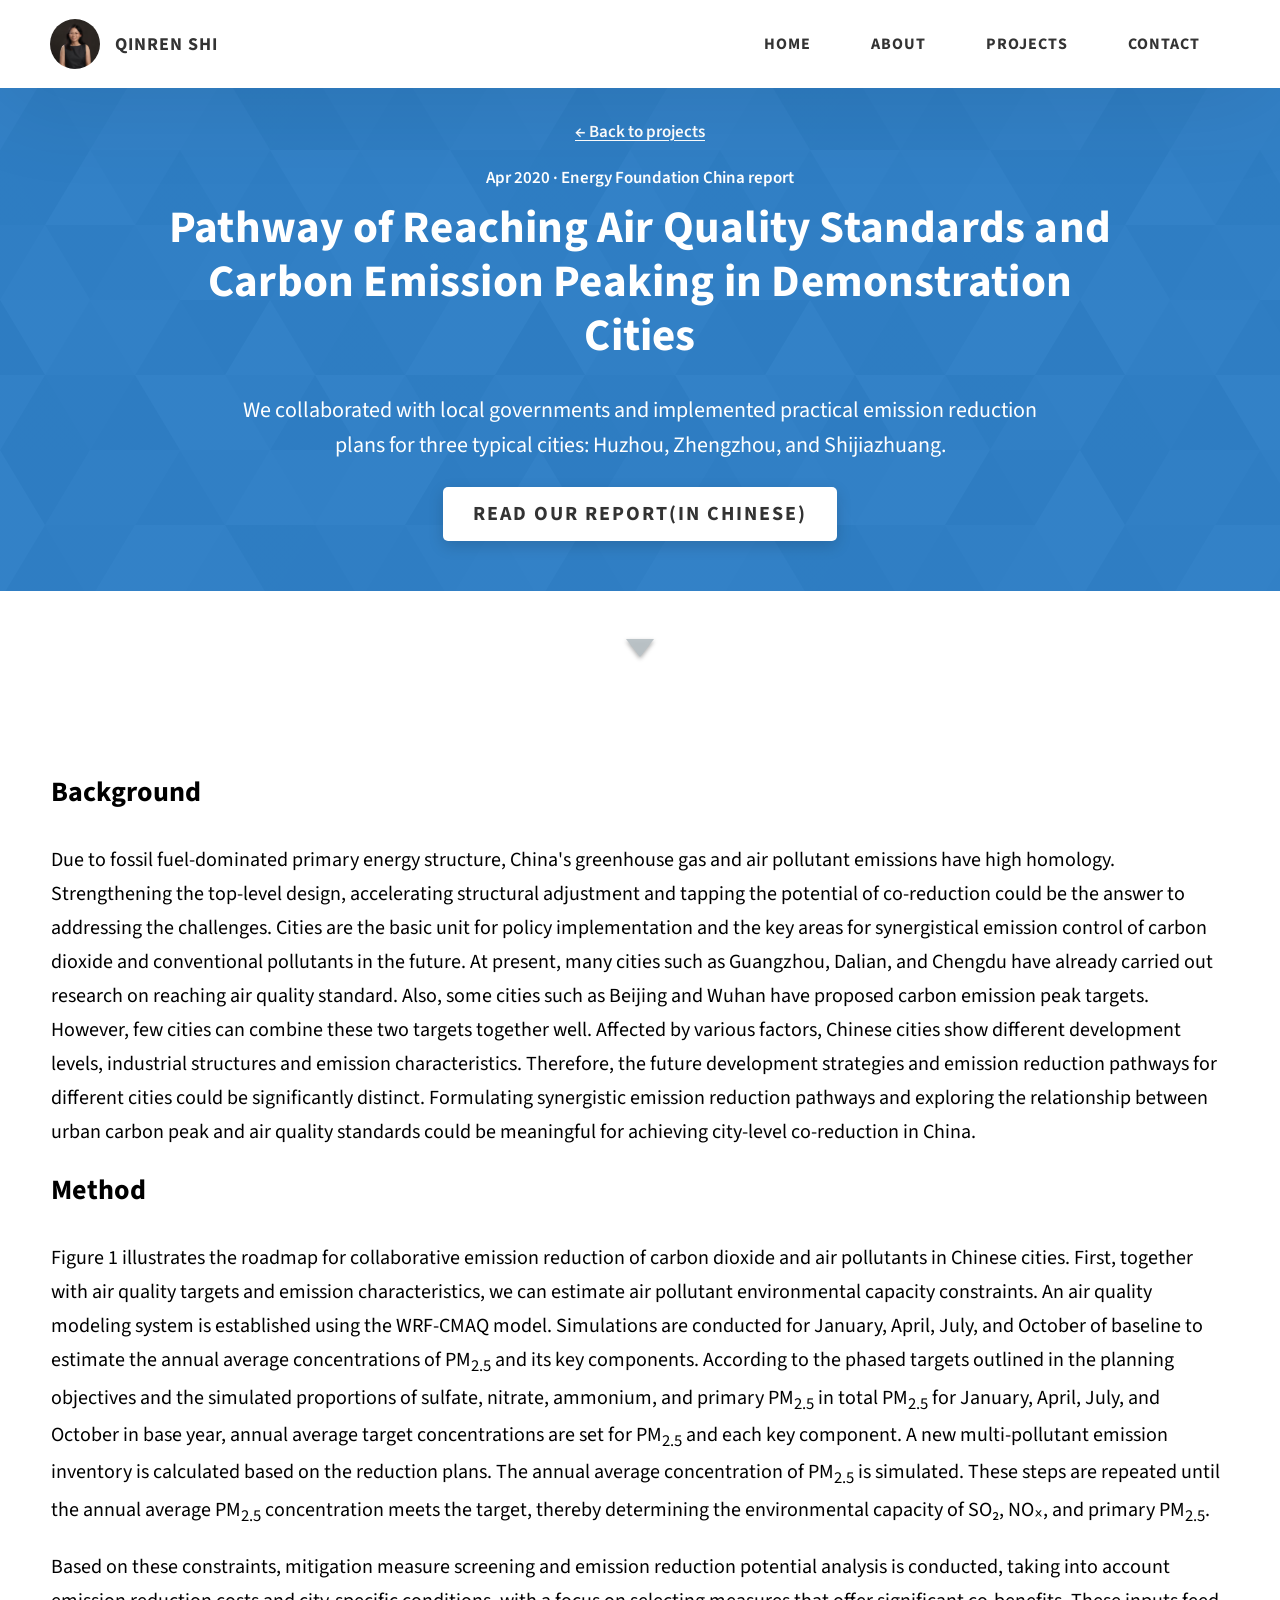
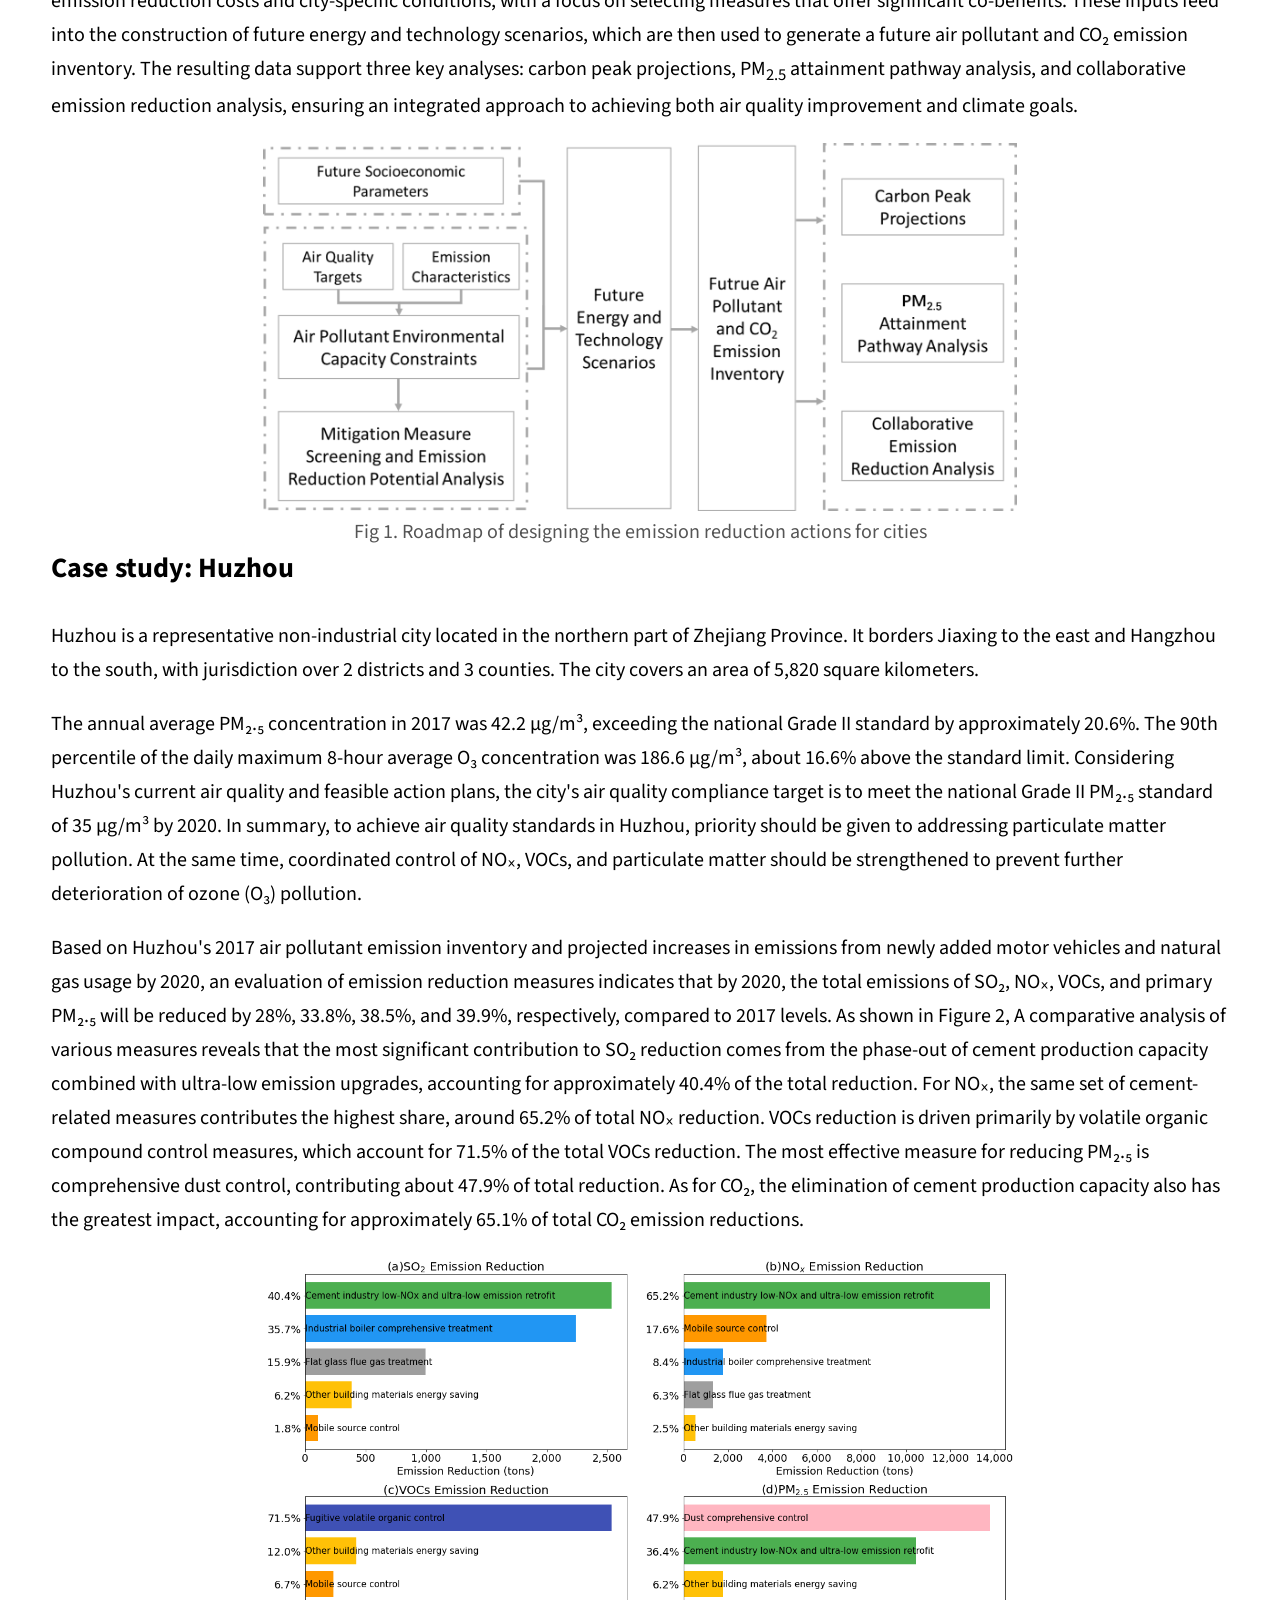
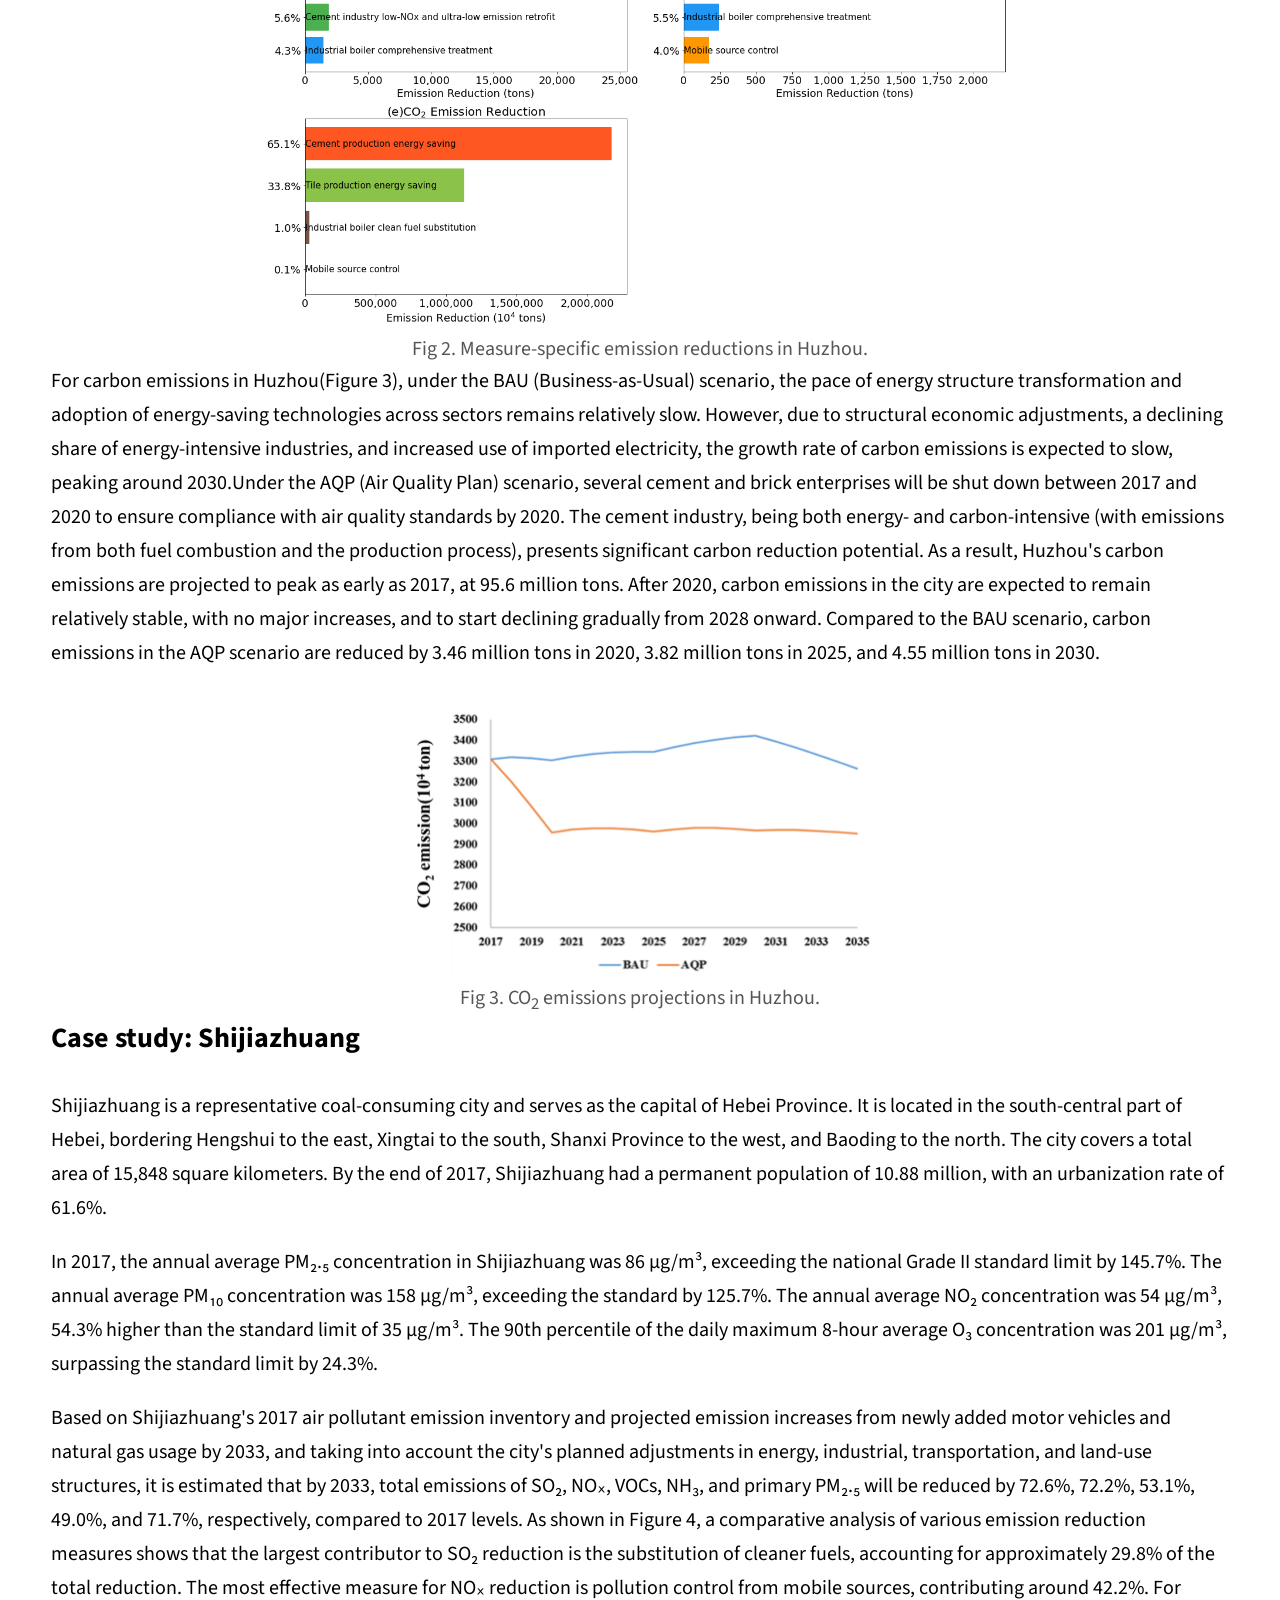
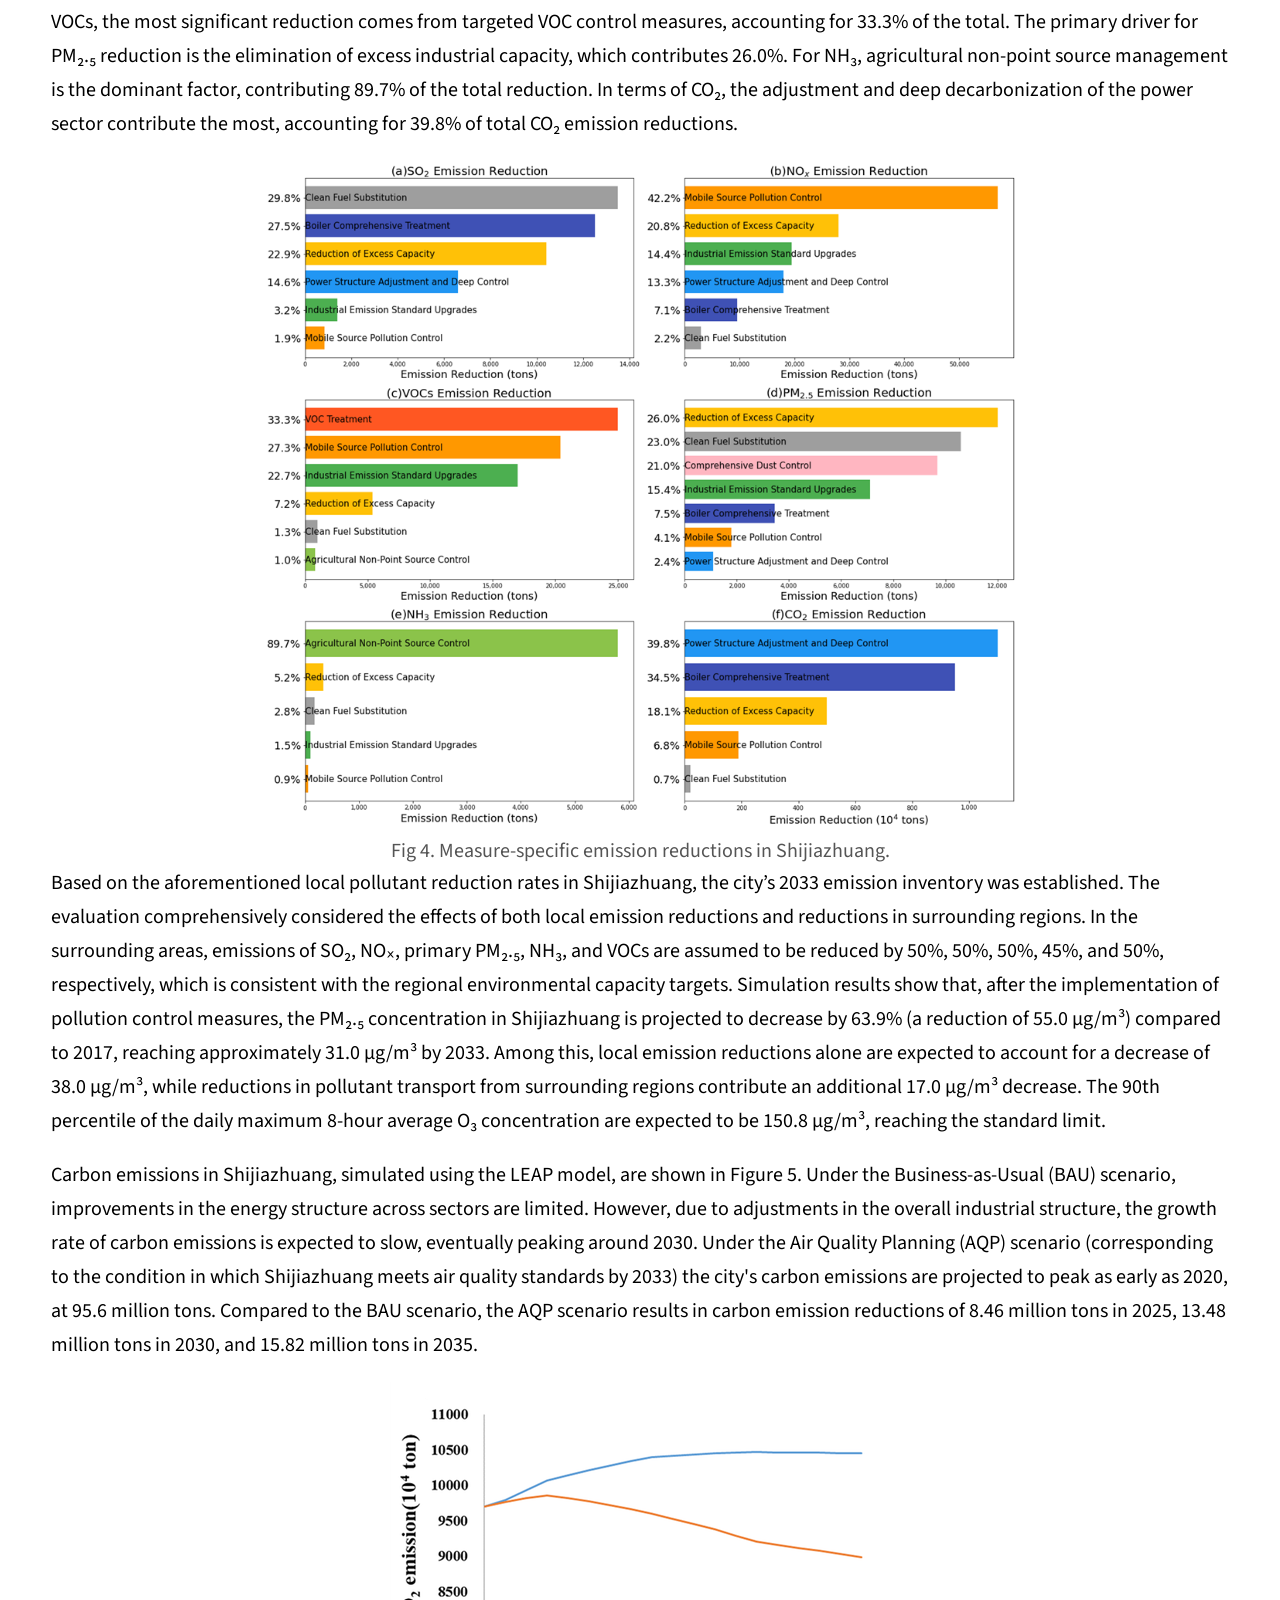
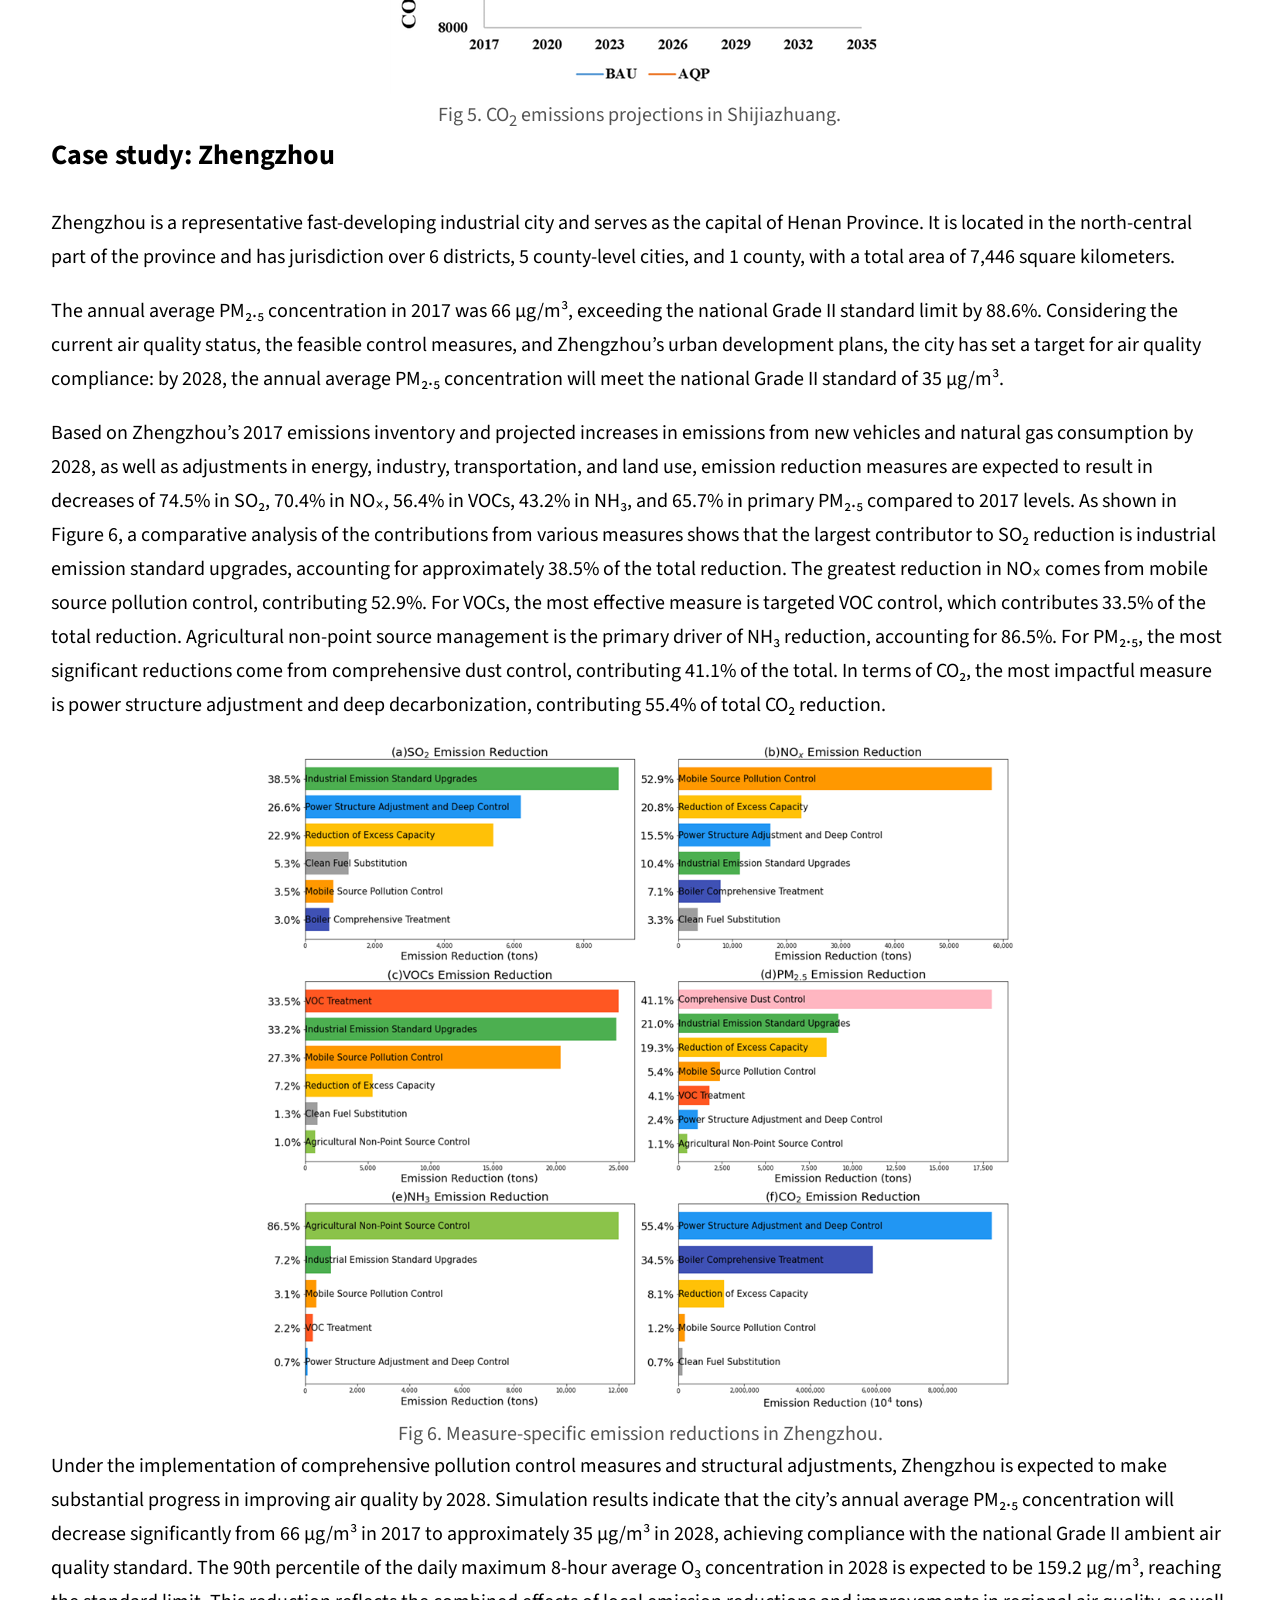
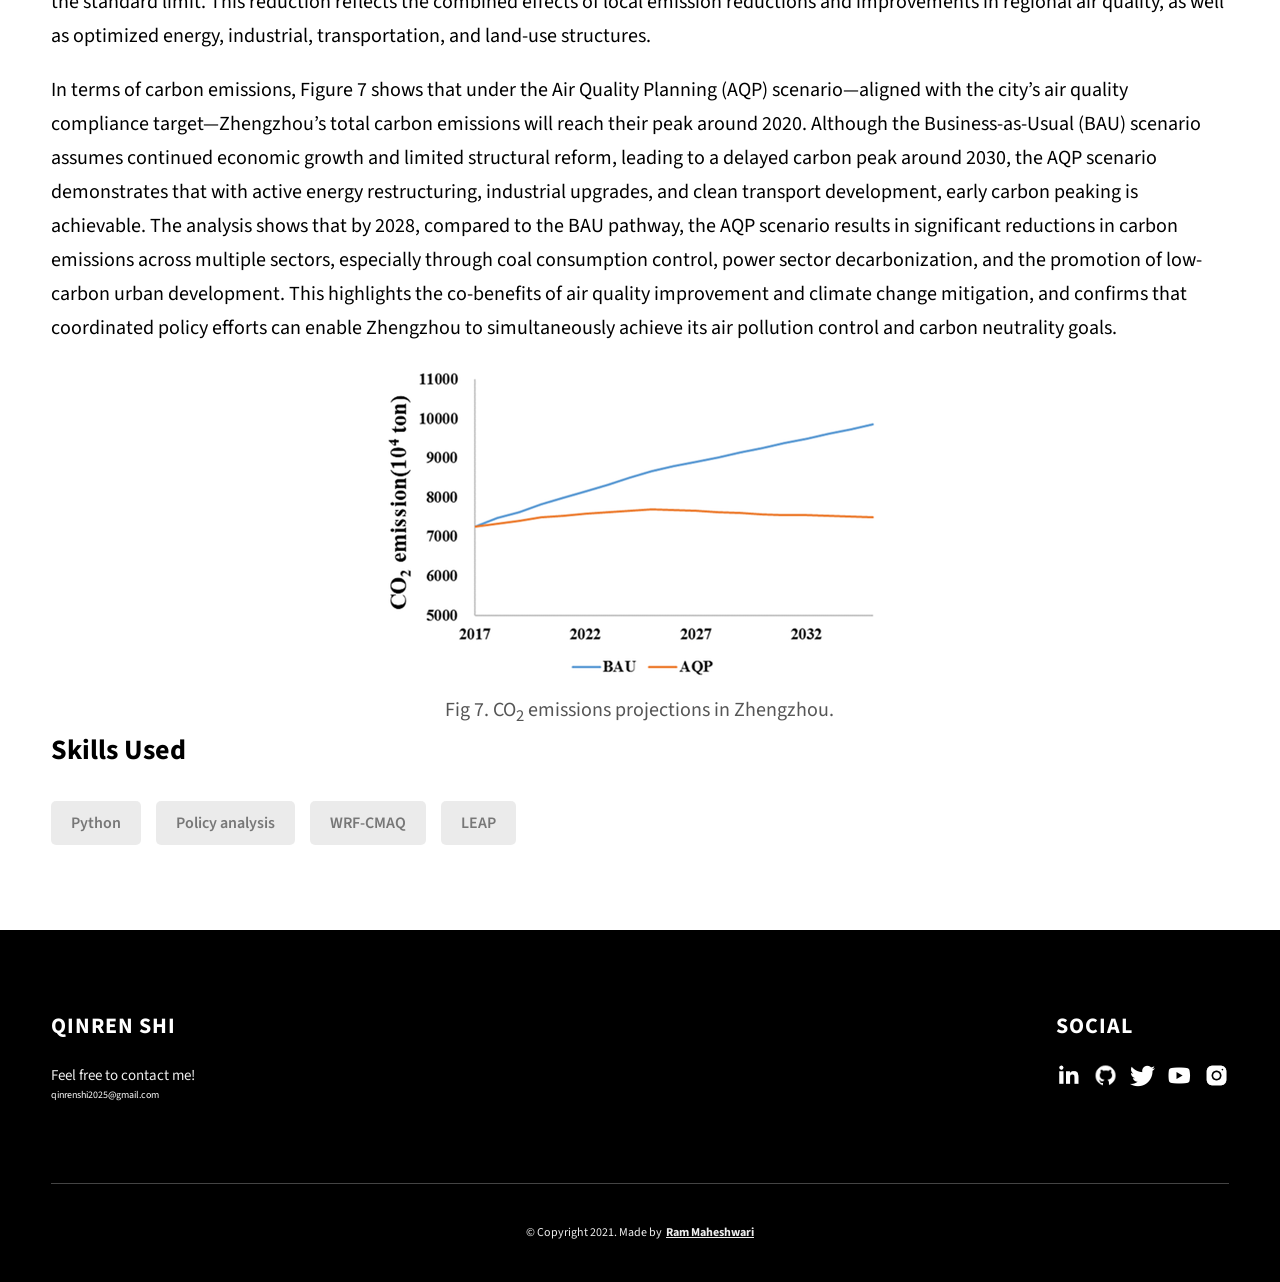
<file: project-4.html>
<!DOCTYPE html>
<html lang="en">
  <head>
    <meta charset="UTF-8" />
    <meta name="viewport" content="width=device-width, initial-scale=1.0" />
    <meta http-equiv="X-UA-Compatible" content="ie=edge" />
    <title>Air Quality and Carbon Peaking in Chinese Cities | Qinren Shi</title>
    <meta name="description" content="Pathways Toward Carbon Peaking and Air Quality Attainment in Typical Chinese Cities" />

    <link rel="stylesheet" href="css/style.css" />
    <link rel="stylesheet" href="css/portfolio.css" />

    <link rel="preconnect" href="https://fonts.googleapis.com" />
    <link rel="preconnect" href="https://fonts.gstatic.com" crossorigin />
    <link
      href="https://fonts.googleapis.com/css2?family=Source+Sans+Pro:wght@400;600;700;900&display=swap"
      rel="stylesheet"
    />
  </head>
  <body>
    <header class="header">
      <div class="header__content">
        <div class="header__logo-container">
          <div class="header__logo-img-cont">
            <img
              src="./assets/jpeg/QINREN.jpg"
              alt="Ram Maheshwari Logo Image"
              class="header__logo-img"
            />
          </div>
          <span class="header__logo-sub">Qinren Shi</span>
        </div>
        <div class="header__main">
          <ul class="header__links">
            <li class="header__link-wrapper">
              <a href="./index.html" class="header__link"> Home </a>
            </li>
            <li class="header__link-wrapper">
              <a href="./index.html#about" class="header__link">About </a>
            </li>
            <li class="header__link-wrapper">
              <a href="./index.html#projects" class="header__link">
                Projects
              </a>
            </li>
            <li class="header__link-wrapper">
              <a href="./index.html#contact" class="header__link"> Contact </a>
            </li>
          </ul>
          <div class="header__main-ham-menu-cont">
            <img
              src="./assets/svg/ham-menu.svg"
              alt="hamburger menu"
              class="header__main-ham-menu"
            />
            <img
              src="./assets/svg/ham-menu-close.svg"
              alt="hamburger menu close"
              class="header__main-ham-menu-close d-none"
            />
          </div>
        </div>
      </div>
      <div class="header__sm-menu">
        <div class="header__sm-menu-content">
          <ul class="header__sm-menu-links">
            <li class="header__sm-menu-link">
              <a href="./index.html"> Home </a>
            </li>

            <li class="header__sm-menu-link">
              <a href="./index.html#about"> About </a>
            </li>

            <li class="header__sm-menu-link">
              <a href="./index.html#projects"> Projects </a>
            </li>

            <li class="header__sm-menu-link">
              <a href="./index.html#contact"> Contact </a>
            </li>
          </ul>
        </div>
      </div>
    </header>
    <section class="project-cs-hero">
      <div class="project-cs-hero__content">
        <a class="portfolio-detail__back" href="./index.html#projects">← Back to projects</a>
        <p class="portfolio-detail__meta"><time datetime="2020-04">Apr 2020</time> · Energy Foundation China report</p>
        <h1 class="heading-primary-project">Pathway of Reaching Air Quality Standards and Carbon Emission Peaking in Demonstration Cities</h1>
        <div class="project-cs-hero__info">
          <p class="text-primary">
            We collaborated with local governments and implemented practical emission reduction plans for three typical cities: Huzhou, Zhengzhou, and Shijiazhuang. 
          </p>
          </div>
        <div class="project-cs-hero__cta">
          <a href="https://www.efchina.org/Reports-en/report-lccp-20200413-3-en?set_language=en" class="btn btn--bg" target="_blank">Read our report(in Chinese)</a>
        </div>
      </div>
    </section>
    
    <section class="project-details">
      <div class="hero">
        <!-- A quick glance -->
        <div class="scroll-indicator"></div>
      </div>
      <div class="main-container">
        <div class="project-details__content">
          </div>
          <div class="project-details__content-main">

            <!-- <div class="project-details__links">
              <h3 class="project-details__content-title">Read our preprint on ESSDD / Download our data</h3>
              <a
                href="https://essd.copernicus.org/preprints/essd-2025-458/"
                class="btn btn--med btn--theme project-details__links-btn"
                target="_blank"
                >Preprint</a
              >
              <a
                href="https://doi.org/10.5281/zenodo.16600210"
                class="btn btn--med btn--theme project-details__links-btn"
                target="_blank"
                >Database</a
              >
            </div> -->

              <div class="project-details__desc"></div>
              <h3 class="project-details__content-title">Background</h3>
              <p class="project-details__desc-para">
                Due to fossil fuel-dominated primary energy structure, China's greenhouse gas and air pollutant emissions have high homology. Strengthening the top-level design, accelerating structural adjustment and tapping the potential of co-reduction could be the answer to addressing the challenges.
                Cities are the basic unit for policy implementation and the key areas for synergistical emission control of carbon dioxide and conventional pollutants in the future. At present, many cities such as Guangzhou, Dalian, and Chengdu have already carried out research on reaching air quality standard. Also, some cities such as Beijing and Wuhan have proposed carbon emission peak targets. However, few cities can combine these two targets together well. Affected by various factors, Chinese cities show different development levels, industrial structures and emission characteristics. Therefore, the future development strategies and emission reduction pathways for different cities could be significantly distinct. Formulating synergistic emission reduction pathways and exploring the relationship between urban carbon peak and air quality standards could be meaningful for achieving city-level co-reduction in China.

              </p>
              <h3 class="project-details__content-title">Method</h3>
              <p class="project-details__desc-para">
                Figure 1 illustrates the roadmap for collaborative emission reduction of carbon dioxide and air pollutants in Chinese cities. First, together with air quality targets and emission characteristics, we can estimate air pollutant environmental capacity constraints. An air quality modeling system is established using the WRF-CMAQ model. Simulations are conducted for January, April, July, and October of baseline to estimate the annual average concentrations of PM<sub>2.5</sub> and its key components. 
                According to the phased targets outlined in the planning objectives and the simulated proportions of sulfate, nitrate, ammonium, and primary PM<sub>2.5</sub> in total PM<sub>2.5</sub> for January, April, July, and October in base year, annual average target concentrations are set for PM<sub>2.5</sub> and each key component. A new multi-pollutant emission inventory is calculated based on the reduction plans. The annual average concentration of PM<sub>2.5</sub> is simulated. These steps are repeated until the annual average PM<sub>2.5</sub> concentration meets the target, thereby determining the environmental capacity of SO₂, NOₓ, and primary PM<sub>2.5</sub>.
              </p>
              <p class="project-details__desc-para">
                Based on these constraints, mitigation measure screening and emission reduction potential analysis is conducted, taking into account emission reduction costs and city-specific conditions, with a focus on selecting measures that offer significant co-benefits. These inputs feed into the construction of future energy and technology scenarios, which are then used to generate a future air pollutant and CO₂ emission inventory. The resulting data support three key analyses: carbon peak projections, PM<sub>2.5</sub> attainment pathway analysis, and collaborative emission reduction analysis, ensuring an integrated approach to achieving both air quality improvement and climate goals.
              </p>

             <div class="project-details__showcase-img">
              <img
                src="./assets/png/city_M.png"
                alt="Project Image"
                class="project-details__showcase-img"
              />        
              <p class="img-caption">Fig 1. Roadmap of designing the emission reduction actions for cities</p>
            </div> 


              <h3 class="project-details__content-title">Case study: Huzhou </h3>

              <p class="project-details__desc-para">
              Huzhou is a representative non-industrial city located in the northern part of Zhejiang Province. It borders Jiaxing to the east and Hangzhou to the south, with jurisdiction over 2 districts and 3 counties. The city covers an area of 5,820 square kilometers.
              </p>
              
              <p class="project-details__desc-para">
              The annual average PM₂.₅ concentration in 2017 was 42.2 µg/m³, exceeding the national Grade II standard by approximately 20.6%. The 90th percentile of the daily maximum 8-hour average O₃ concentration was 186.6 µg/m³, about 16.6% above the standard limit. Considering Huzhou's current air quality and feasible action plans, the city's air quality compliance target is to meet the national Grade II PM₂.₅ standard of 35 µg/m³ by 2020. In summary, to achieve air quality standards in Huzhou, priority should be given to addressing particulate matter pollution. At the same time, coordinated control of NOₓ, VOCs, and particulate matter should be strengthened to prevent further deterioration of ozone (O₃) pollution.
              </p>

              <p class="project-details__desc-para">
              Based on Huzhou's 2017 air pollutant emission inventory and projected increases in emissions from newly added motor vehicles and natural gas usage by 2020, an evaluation of emission reduction measures indicates that by 2020, the total emissions of SO₂, NOₓ, VOCs, and primary PM₂.₅ will be reduced by 28%, 33.8%, 38.5%, and 39.9%, respectively, compared to 2017 levels.
              As shown in Figure 2, A comparative analysis of various measures reveals that the most significant contribution to SO₂ reduction comes from the phase-out of cement production capacity combined with ultra-low emission upgrades, accounting for approximately 40.4% of the total reduction. For NOₓ, the same set of cement-related measures contributes the highest share, around 65.2% of total NOₓ reduction. VOCs reduction is driven primarily by volatile organic compound control measures, which account for 71.5% of the total VOCs reduction. The most effective measure for reducing PM₂.₅ is comprehensive dust control, contributing about 47.9% of total reduction. As for CO₂, the elimination of cement production capacity also has the greatest impact, accounting for approximately 65.1% of total CO₂ emission reductions.
              </p>

              <div class="project-details__showcase-img">
              <img
                src="./assets/png/huzhou_e.png"
                alt="Project Image"
                class="project-details__showcase-img"
              />        
              <p class="img-caption">Fig 2. Measure-specific emission reductions in Huzhou.
              </p>
              </div>

              <p class="project-details__desc-para">
                For carbon emissions in Huzhou(Figure 3), under the BAU (Business-as-Usual) scenario, the pace of energy structure transformation and adoption of energy-saving technologies across sectors remains relatively slow. However, due to structural economic adjustments, a declining share of energy-intensive industries, and increased use of imported electricity, the growth rate of carbon emissions is expected to slow, peaking around 2030.Under the AQP (Air Quality Plan) scenario, several cement and brick enterprises will be shut down between 2017 and 2020 to ensure compliance with air quality standards by 2020. The cement industry, being both energy- and carbon-intensive (with emissions from both fuel combustion and the production process), presents significant carbon reduction potential. As a result, Huzhou's carbon emissions are projected to peak as early as 2017, at 95.6 million tons. After 2020, carbon emissions in the city are expected to remain relatively stable, with no major increases, and to start declining gradually from 2028 onward. Compared to the BAU scenario, carbon emissions in the AQP scenario are reduced by 3.46 million tons in 2020, 3.82 million tons in 2025, and 4.55 million tons in 2030.
              </p>              
              
             
              <div class="project-details__showcase-img-cont">
              <img
                src="./assets/png/huzhou_c.png"
                alt="Project Image"
                class="project-details__showcase-img"
              />        
              <p class="img-caption">Fig 3. CO<sub>2</sub> emissions projections in Huzhou.
              </p>
              </div>        
              
            

              <h3 class="project-details__content-title">Case study: Shijiazhuang </h3>

              <p class="project-details__desc-para">
              Shijiazhuang is a representative coal-consuming city and serves as the capital of Hebei Province. It is located in the south-central part of Hebei, bordering Hengshui to the east, Xingtai to the south, Shanxi Province to the west, and Baoding to the north. The city covers a total area of 15,848 square kilometers. By the end of 2017, Shijiazhuang had a permanent population of 10.88 million, with an urbanization rate of 61.6%.
              
              <p class="project-details__desc-para">
              In 2017, the annual average PM₂.₅ concentration in Shijiazhuang was 86 µg/m³, exceeding the national Grade II standard limit by 145.7%. The annual average PM₁₀ concentration was 158 µg/m³, exceeding the standard by 125.7%. The annual average NO₂ concentration was 54 µg/m³, 54.3% higher than the standard limit of 35 µg/m³. The 90th percentile of the daily maximum 8-hour average O₃ concentration was 201 µg/m³, surpassing the standard limit by 24.3%. 
              </p>

              <p class="project-details__desc-para">
                Based on Shijiazhuang's 2017 air pollutant emission inventory and projected emission increases from newly added motor vehicles and natural gas usage by 2033, and taking into account the city's planned adjustments in energy, industrial, transportation, and land-use structures, it is estimated that by 2033, total emissions of SO₂, NOₓ, VOCs, NH₃, and primary PM₂.₅ will be reduced by 72.6%, 72.2%, 53.1%, 49.0%, and 71.7%, respectively, compared to 2017 levels.
                As shown in Figure 4, a comparative analysis of various emission reduction measures shows that the largest contributor to SO₂ reduction is the substitution of cleaner fuels, accounting for approximately 29.8% of the total reduction. The most effective measure for NOₓ reduction is pollution control from mobile sources, contributing around 42.2%. For VOCs, the most significant reduction comes from targeted VOC control measures, accounting for 33.3% of the total. The primary driver for PM₂.₅ reduction is the elimination of excess industrial capacity, which contributes 26.0%. For NH₃, agricultural non-point source management is the dominant factor, contributing 89.7% of the total reduction. In terms of CO₂, the adjustment and deep decarbonization of the power sector contribute the most, accounting for 39.8% of total CO₂ emission reductions.
              </p>

              <div class="project-details__showcase-img">
              <img
                src="./assets/png/shijiazhuang_e.png"
                alt="Project Image"
                class="project-details__showcase-img"
              />        
              <p class="img-caption">Fig 4. Measure-specific emission reductions in Shijiazhuang.
              </p>
              </div>

              <p class="project-details__desc-para">
                Based on the aforementioned local pollutant reduction rates in Shijiazhuang, the city’s 2033 emission inventory was established. The evaluation comprehensively considered the effects of both local emission reductions and reductions in surrounding regions. In the surrounding areas, emissions of SO₂, NOₓ, primary PM₂.₅, NH₃, and VOCs are assumed to be reduced by 50%, 50%, 50%, 45%, and 50%, respectively, which is consistent with the regional environmental capacity targets. Simulation results show that, after the implementation of pollution control measures, the PM₂.₅ concentration in Shijiazhuang is projected to decrease by 63.9% (a reduction of 55.0 µg/m³) compared to 2017, reaching approximately 31.0 µg/m³ by 2033. Among this, local emission reductions alone are expected to account for a decrease of 38.0 µg/m³, while reductions in pollutant transport from surrounding regions contribute an additional 17.0 µg/m³ decrease. The 90th percentile of the daily maximum 8-hour average O₃ concentration are expected to be 150.8 µg/m³, reaching the standard limit.
              </p>
              <p class="project-details__desc-para">
                Carbon emissions in Shijiazhuang, simulated using the LEAP model, are shown in Figure 5. Under the Business-as-Usual (BAU) scenario, improvements in the energy structure across sectors are limited. However, due to adjustments in the overall industrial structure, the growth rate of carbon emissions is expected to slow, eventually peaking around 2030. Under the Air Quality Planning (AQP) scenario (corresponding to the condition in which Shijiazhuang meets air quality standards by 2033) the city's carbon emissions are projected to peak as early as 2020, at 95.6 million tons. Compared to the BAU scenario, the AQP scenario results in carbon emission reductions of 8.46 million tons in 2025, 13.48 million tons in 2030, and 15.82 million tons in 2035.            </p>              
              </p>
             
              <div class="project-details__showcase-img-cont">
              <img
                src="./assets/png/shijiazhuang_c.png"
                alt="Project Image"
                class=".project-details__showcase-img-cont"
              />        
              <p class="img-caption">Fig 5. CO<sub>2</sub> emissions projections in Shijiazhuang.
              </p>
              </div>                 
            
              <h3 class="project-details__content-title">Case study: Zhengzhou </h3>

              <p class="project-details__desc-para">
              Zhengzhou is a representative fast-developing industrial city and serves as the capital of Henan Province. It is located in the north-central part of the province and has jurisdiction over 6 districts, 5 county-level cities, and 1 county, with a total area of 7,446 square kilometers.
              </p>
              
              <p class="project-details__desc-para">
              The annual average PM₂.₅ concentration in 2017 was 66 µg/m³, exceeding the national Grade II standard limit by 88.6%. Considering the current air quality status, the feasible control measures, and Zhengzhou’s urban development plans, the city has set a target for air quality compliance: by 2028, the annual average PM₂.₅ concentration will meet the national Grade II standard of 35 µg/m³.
              </p>

              <p class="project-details__desc-para">
                Based on Zhengzhou’s 2017 emissions inventory and projected increases in emissions from new vehicles and natural gas consumption by 2028, as well as adjustments in energy, industry, transportation, and land use, emission reduction measures are expected to result in decreases of 74.5% in SO₂, 70.4% in NOₓ, 56.4% in VOCs, 43.2% in NH₃, and 65.7% in primary PM₂.₅ compared to 2017 levels.
                As shown in Figure 6, a comparative analysis of the contributions from various measures shows that the largest contributor to SO₂ reduction is industrial emission standard upgrades, accounting for approximately 38.5% of the total reduction. The greatest reduction in NOₓ comes from mobile source pollution control, contributing 52.9%. For VOCs, the most effective measure is targeted VOC control, which contributes 33.5% of the total reduction. Agricultural non-point source management is the primary driver of NH₃ reduction, accounting for 86.5%. For PM₂.₅, the most significant reductions come from comprehensive dust control, contributing 41.1% of the total. In terms of CO₂, the most impactful measure is power structure adjustment and deep decarbonization, contributing 55.4% of total CO₂ reduction.
              </p>

              <div class="project-details__showcase-img">
              <img
                src="./assets/png/zhengzhou_e.png"
                alt="Project Image"
                class="project-details__showcase-img"
              />        
              <p class="img-caption">Fig 6. Measure-specific emission reductions in Zhengzhou.
              </p>
              </div>

              <p class="project-details__desc-para">
                Under the implementation of comprehensive pollution control measures and structural adjustments, Zhengzhou is expected to make substantial progress in improving air quality by 2028. Simulation results indicate that the city’s annual average PM₂.₅ concentration will decrease significantly from 66 µg/m³ in 2017 to approximately 35 µg/m³ in 2028, achieving compliance with the national Grade II ambient air quality standard. The 90th percentile of the daily maximum 8-hour average O₃ concentration in 2028 is expected to be 159.2 µg/m³, reaching the standard limit. This reduction reflects the combined effects of local emission reductions and improvements in regional air quality, as well as optimized energy, industrial, transportation, and land-use structures. 
              </p>
              <p class="project-details__desc-para">
                In terms of carbon emissions, Figure 7 shows that under the Air Quality Planning (AQP) scenario—aligned with the city’s air quality compliance target—Zhengzhou’s total carbon emissions will reach their peak around 2020. Although the Business-as-Usual (BAU) scenario assumes continued economic growth and limited structural reform, leading to a delayed carbon peak around 2030, the AQP scenario demonstrates that with active energy restructuring, industrial upgrades, and clean transport development, early carbon peaking is achievable. The analysis shows that by 2028, compared to the BAU pathway, the AQP scenario results in significant reductions in carbon emissions across multiple sectors, especially through coal consumption control, power sector decarbonization, and the promotion of low-carbon urban development. This highlights the co-benefits of air quality improvement and climate change mitigation, and confirms that coordinated policy efforts can enable Zhengzhou to simultaneously achieve its air pollution control and carbon neutrality goals.              </p>              
              </p>
             
              <div class="project-details__showcase-img-cont">
              <img
                src="./assets/png/zhengzhou_c.png"
                alt="Project Image"
                class=".project-details__showcase-img-cont"
              />        
              <p class="img-caption">Fig 7. CO<sub>2</sub> emissions projections in Zhengzhou.
              </p>
              </div>                 
              
              



              <div class="project-details__tools-used">
              <h3 class="project-details__content-title">Skills Used</h3>
              <div class="skills">
                <div class="skills__skill">Python</div>
                <div class="skills__skill">Policy analysis</div>
                <div class="skills__skill">WRF-CMAQ</div>
                <div class="skills__skill">LEAP</div>

              </div>
            </div>

          </div>
        </div>
      </div>
    </section>
    <footer class="main-footer">
      <div class="main-container">
        <div class="main-footer__upper">
          <div class="main-footer__row main-footer__row-1">
            <h2 class="heading heading-sm main-footer__heading-sm">
              <span>Social</span>
            </h2>
            <div class="main-footer__social-cont">
              <a target="_blank" rel="noreferrer" href="#">
                <img
                  class="main-footer__icon"
                  src="./assets/png/linkedin-ico.png"
                  alt="icon"
                />
              </a>
              <a target="_blank" rel="noreferrer" href="#">
                <img
                  class="main-footer__icon"
                  src="./assets/png/github-ico.png"
                  alt="icon"
                />
              </a>
              <a target="_blank" rel="noreferrer" href="#">
                <img
                  class="main-footer__icon"
                  src="./assets/png/twitter-ico.png"
                  alt="icon"
                />
              </a>
              <a target="_blank" rel="noreferrer" href="#">
                <img
                  class="main-footer__icon"
                  src="./assets/png/yt-ico.png"
                  alt="icon"
                />
              </a>
              <a target="_blank" rel="noreferrer" href="#">
                <img
                  class="main-footer__icon main-footer__icon--mr-none"
                  src="./assets/png/insta-ico.png"
                  alt="icon"
                />
              </a>
            </div>
          </div>
          <div class="main-footer__row main-footer__row-2">
            <h4 class="heading heading-sm text-lt">Qinren Shi</h4>
            <p class="main-footer__short-desc">
              Feel free to contact me!
            </p>
              qinrenshi2025@gmail.com
          </div>
        </div>

        <div class="main-footer__lower">
          &copy; Copyright 2021. Made by
          <a rel="noreferrer" target="_blank" href="https://rammaheshwari.com"
            >Ram Maheshwari</a
          >
        </div>
      </div>
    </footer>
    <script src="./index.js"></script>
  </body>
</html>
</file>
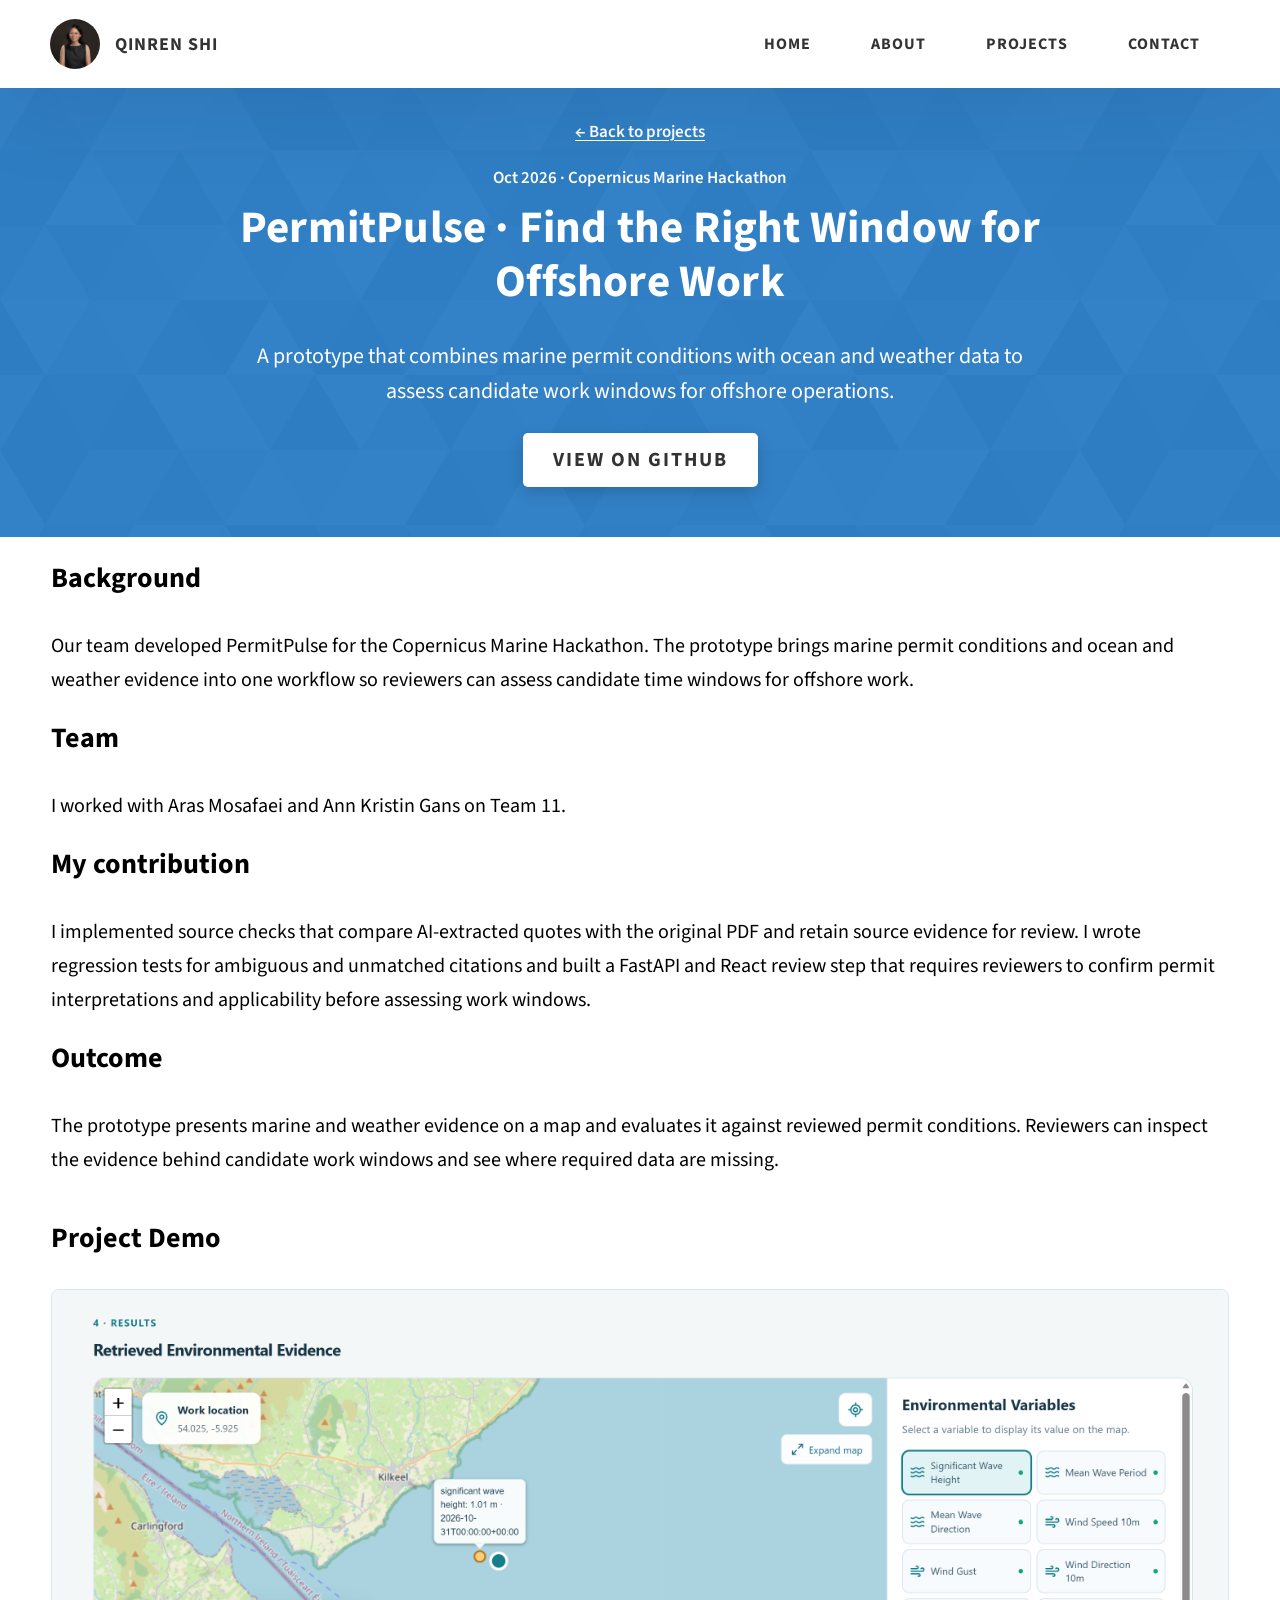
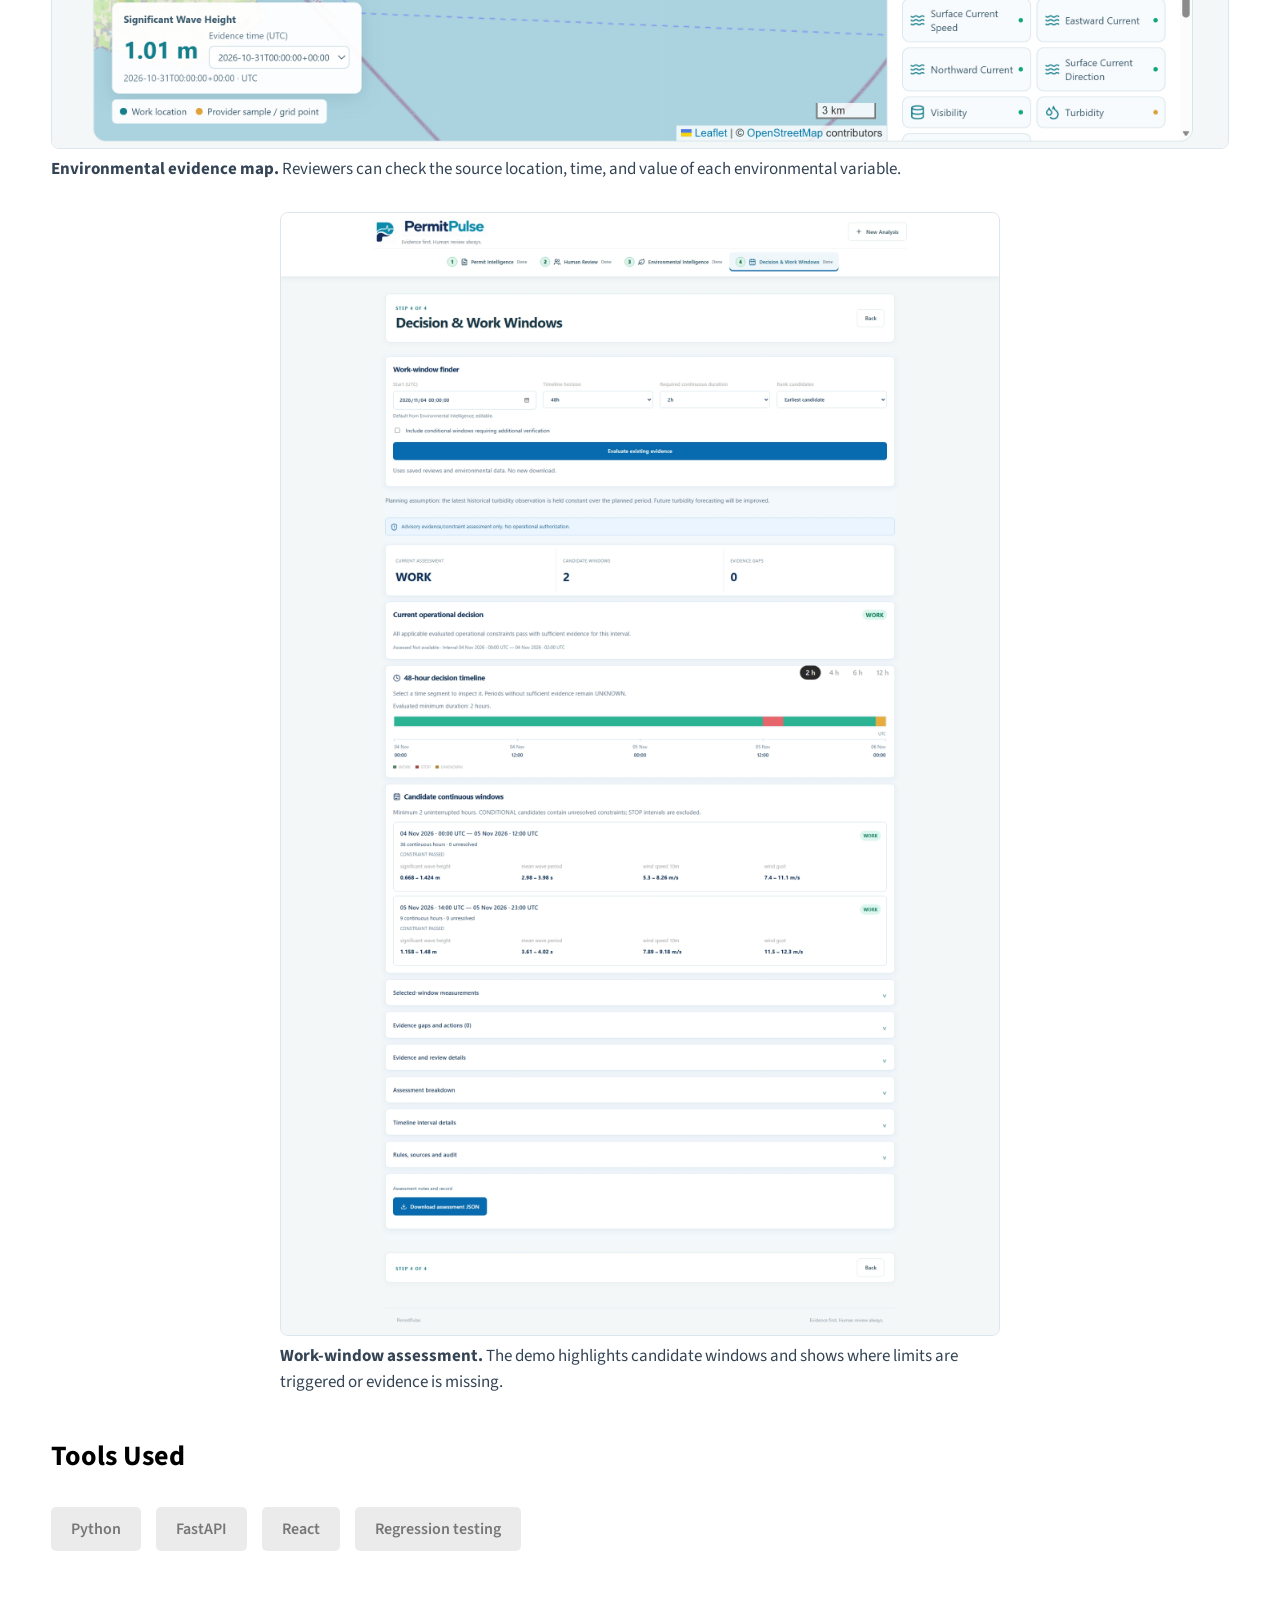
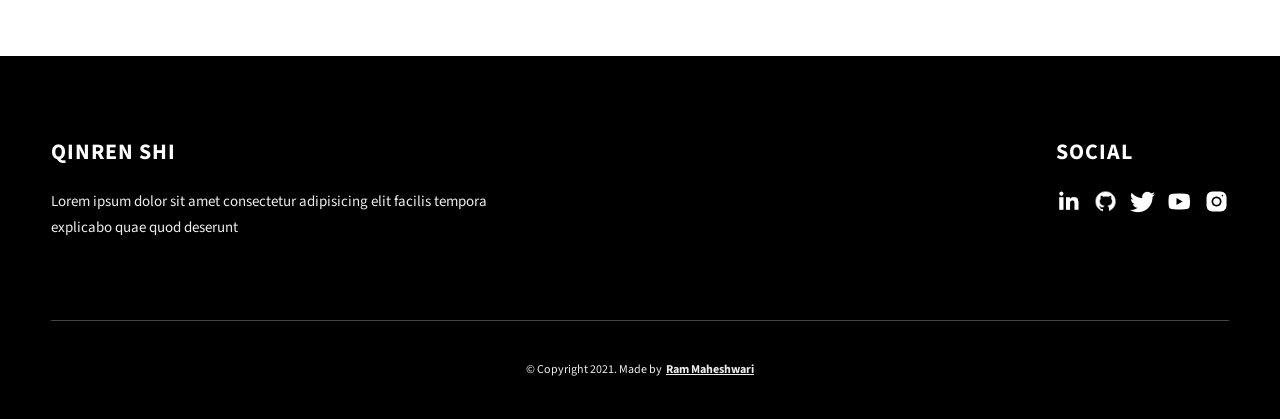
<file: project-permitpulse.html>
<!DOCTYPE html>
<html lang="en">
  <head>
    <meta charset="UTF-8" />
    <meta name="viewport" content="width=device-width, initial-scale=1.0" />
    <meta http-equiv="X-UA-Compatible" content="ie=edge" />
    <title>PermitPulse · Find the Right Window for Offshore Work | Qinren Shi</title>
    <meta name="description" content="A prototype that combines marine permit conditions with ocean and weather data to assess candidate work windows for offshore operations." />

    <link rel="stylesheet" href="css/style.css" />
    <link rel="stylesheet" href="css/portfolio.css" />

    <link rel="preconnect" href="https://fonts.googleapis.com" />
    <link rel="preconnect" href="https://fonts.gstatic.com" crossorigin />
    <link
      href="https://fonts.googleapis.com/css2?family=Source+Sans+Pro:wght@400;600;700;900&display=swap"
      rel="stylesheet"
    />
  </head>
  <body>
    <header class="header">
      <div class="header__content">
        <div class="header__logo-container">
          <div class="header__logo-img-cont">
            <img
              src="./assets/jpeg/QINREN.jpg"
              alt="Qinren Shi"
              class="header__logo-img"
            />
          </div>
          <span class="header__logo-sub">Qinren Shi</span>
        </div>
        <div class="header__main">
          <ul class="header__links">
            <li class="header__link-wrapper">
              <a href="./index.html" class="header__link"> Home </a>
            </li>
            <li class="header__link-wrapper">
              <a href="./index.html#about" class="header__link">About </a>
            </li>
            <li class="header__link-wrapper">
              <a href="./index.html#projects" class="header__link">
                Projects
              </a>
            </li>
            <li class="header__link-wrapper">
              <a href="./index.html#contact" class="header__link"> Contact </a>
            </li>
          </ul>
          <div class="header__main-ham-menu-cont">
            <img
              src="./assets/svg/ham-menu.svg"
              alt="hamburger menu"
              class="header__main-ham-menu"
            />
            <img
              src="./assets/svg/ham-menu-close.svg"
              alt="hamburger menu close"
              class="header__main-ham-menu-close d-none"
            />
          </div>
        </div>
      </div>
      <div class="header__sm-menu">
        <div class="header__sm-menu-content">
          <ul class="header__sm-menu-links">
            <li class="header__sm-menu-link">
              <a href="./index.html"> Home </a>
            </li>

            <li class="header__sm-menu-link">
              <a href="./index.html#about"> About </a>
            </li>

            <li class="header__sm-menu-link">
              <a href="./index.html#projects"> Projects </a>
            </li>

            <li class="header__sm-menu-link">
              <a href="./index.html#contact"> Contact </a>
            </li>
          </ul>
        </div>
      </div>
    </header>
    <main>
      <section class="project-cs-hero">
        <div class="project-cs-hero__content">
          <a class="portfolio-detail__back" href="./index.html#projects">← Back to projects</a>
          <p class="portfolio-detail__meta"><time datetime="2026-10">Oct 2026</time> · Copernicus Marine Hackathon</p>
          <h1 class="heading-primary-project">PermitPulse · Find the Right Window for Offshore Work</h1>
          <div class="project-cs-hero__info">
            <p class="text-primary">A prototype that combines marine permit conditions with ocean and weather data to assess candidate work windows for offshore operations.</p>
          </div>
          <div class="project-cs-hero__cta">
            <a href="https://github.com/shlerylan/permitpulse-hackathon" class="btn btn--bg" target="_blank" rel="noopener noreferrer">View on GitHub</a>
          </div>
        </div>
      </section>

      <section class="project-details sec-pad">
        <div class="main-container">
          <div class="project-details__content-main">
            <section>
              <h2 class="project-details__content-title">Background</h2>
              <p class="project-details__desc-para">Our team developed PermitPulse for the Copernicus Marine Hackathon. The prototype brings marine permit conditions and ocean and weather evidence into one workflow so reviewers can assess candidate time windows for offshore work.</p>
            </section>

            <section>
              <h2 class="project-details__content-title">Team</h2>
              <p class="project-details__desc-para">I worked with Aras Mosafaei and Ann Kristin Gans on Team 11.</p>
            </section>

            <section>
              <h2 class="project-details__content-title">My contribution</h2>
              <p class="project-details__desc-para">I implemented source checks that compare AI-extracted quotes with the original PDF and retain source evidence for review. I wrote regression tests for ambiguous and unmatched citations and built a FastAPI and React review step that requires reviewers to confirm permit interpretations and applicability before assessing work windows.</p>
            </section>

            <section>
              <h2 class="project-details__content-title">Outcome</h2>
              <p class="project-details__desc-para">The prototype presents marine and weather evidence on a map and evaluates it against reviewed permit conditions. Reviewers can inspect the evidence behind candidate work windows and see where required data are missing.</p>
            </section>

            <section class="portfolio-gallery" aria-labelledby="permitpulse-demo">
              <h2 class="project-details__content-title" id="permitpulse-demo">Project Demo</h2>
              <figure class="portfolio-gallery__figure">
                <a href="./assets/png/permitpulse-environmental-evidence.png" target="_blank" rel="noopener" aria-label="Open the full-size environmental evidence map">
                  <img src="./assets/png/permitpulse-environmental-evidence.png" width="2880" height="1120" loading="lazy" alt="The environmental evidence map distinguishes the work location from the provider’s sample point and displays a significant wave height of 1.01 metres." />
                </a>
                <figcaption><strong>Environmental evidence map.</strong> Reviewers can check the source location, time, and value of each environmental variable.</figcaption>
              </figure>
              <figure class="portfolio-gallery__figure portfolio-gallery__figure--portrait">
                <a href="./assets/png/permitpulse-work-windows.png" target="_blank" rel="noopener" aria-label="Open the full-size work-window assessment screenshot">
                  <img src="./assets/png/permitpulse-work-windows.png" width="1794" height="2804" loading="lazy" alt="A 48-hour assessment timeline showing work, stop, and unknown intervals, with two candidate continuous work windows." />
                </a>
                <figcaption><strong>Work-window assessment.</strong> The demo highlights candidate windows and shows where limits are triggered or evidence is missing.</figcaption>
              </figure>
            </section>

            <section class="project-details__tools-used">
              <h2 class="project-details__content-title">Tools Used</h2>
              <div class="skills">
                <div class="skills__skill">Python</div>
                <div class="skills__skill">FastAPI</div>
                <div class="skills__skill">React</div>
                <div class="skills__skill">Regression testing</div>
              </div>
            </section>
          </div>
        </div>
      </section>
    </main>
    <footer class="main-footer">
      <div class="main-container">
        <div class="main-footer__upper">
          <div class="main-footer__row main-footer__row-1">
            <h2 class="heading heading-sm main-footer__heading-sm">
              <span>Social</span>
            </h2>
            <div class="main-footer__social-cont">
              <a target="_blank" rel="noreferrer" href="#">
                <img
                  class="main-footer__icon"
                  src="./assets/png/linkedin-ico.png"
                  alt="icon"
                />
              </a>
              <a target="_blank" rel="noreferrer" href="#">
                <img
                  class="main-footer__icon"
                  src="./assets/png/github-ico.png"
                  alt="icon"
                />
              </a>
              <a target="_blank" rel="noreferrer" href="#">
                <img
                  class="main-footer__icon"
                  src="./assets/png/twitter-ico.png"
                  alt="icon"
                />
              </a>
              <a target="_blank" rel="noreferrer" href="#">
                <img
                  class="main-footer__icon"
                  src="./assets/png/yt-ico.png"
                  alt="icon"
                />
              </a>
              <a target="_blank" rel="noreferrer" href="#">
                <img
                  class="main-footer__icon main-footer__icon--mr-none"
                  src="./assets/png/insta-ico.png"
                  alt="icon"
                />
              </a>
            </div>
          </div>
          <div class="main-footer__row main-footer__row-2">
            <h4 class="heading heading-sm text-lt">Qinren Shi</h4>
            <p class="main-footer__short-desc">
              Lorem ipsum dolor sit amet consectetur adipisicing elit facilis
              tempora explicabo quae quod deserunt
            </p>
          </div>
        </div>

        <div class="main-footer__lower">
          &copy; Copyright 2021. Made by
          <a rel="noreferrer" target="_blank" href="https://rammaheshwari.com"
            >Ram Maheshwari</a
          >
        </div>
      </div>
    </footer>
    <script src="./index.js"></script>
  </body>
</html>
</file>
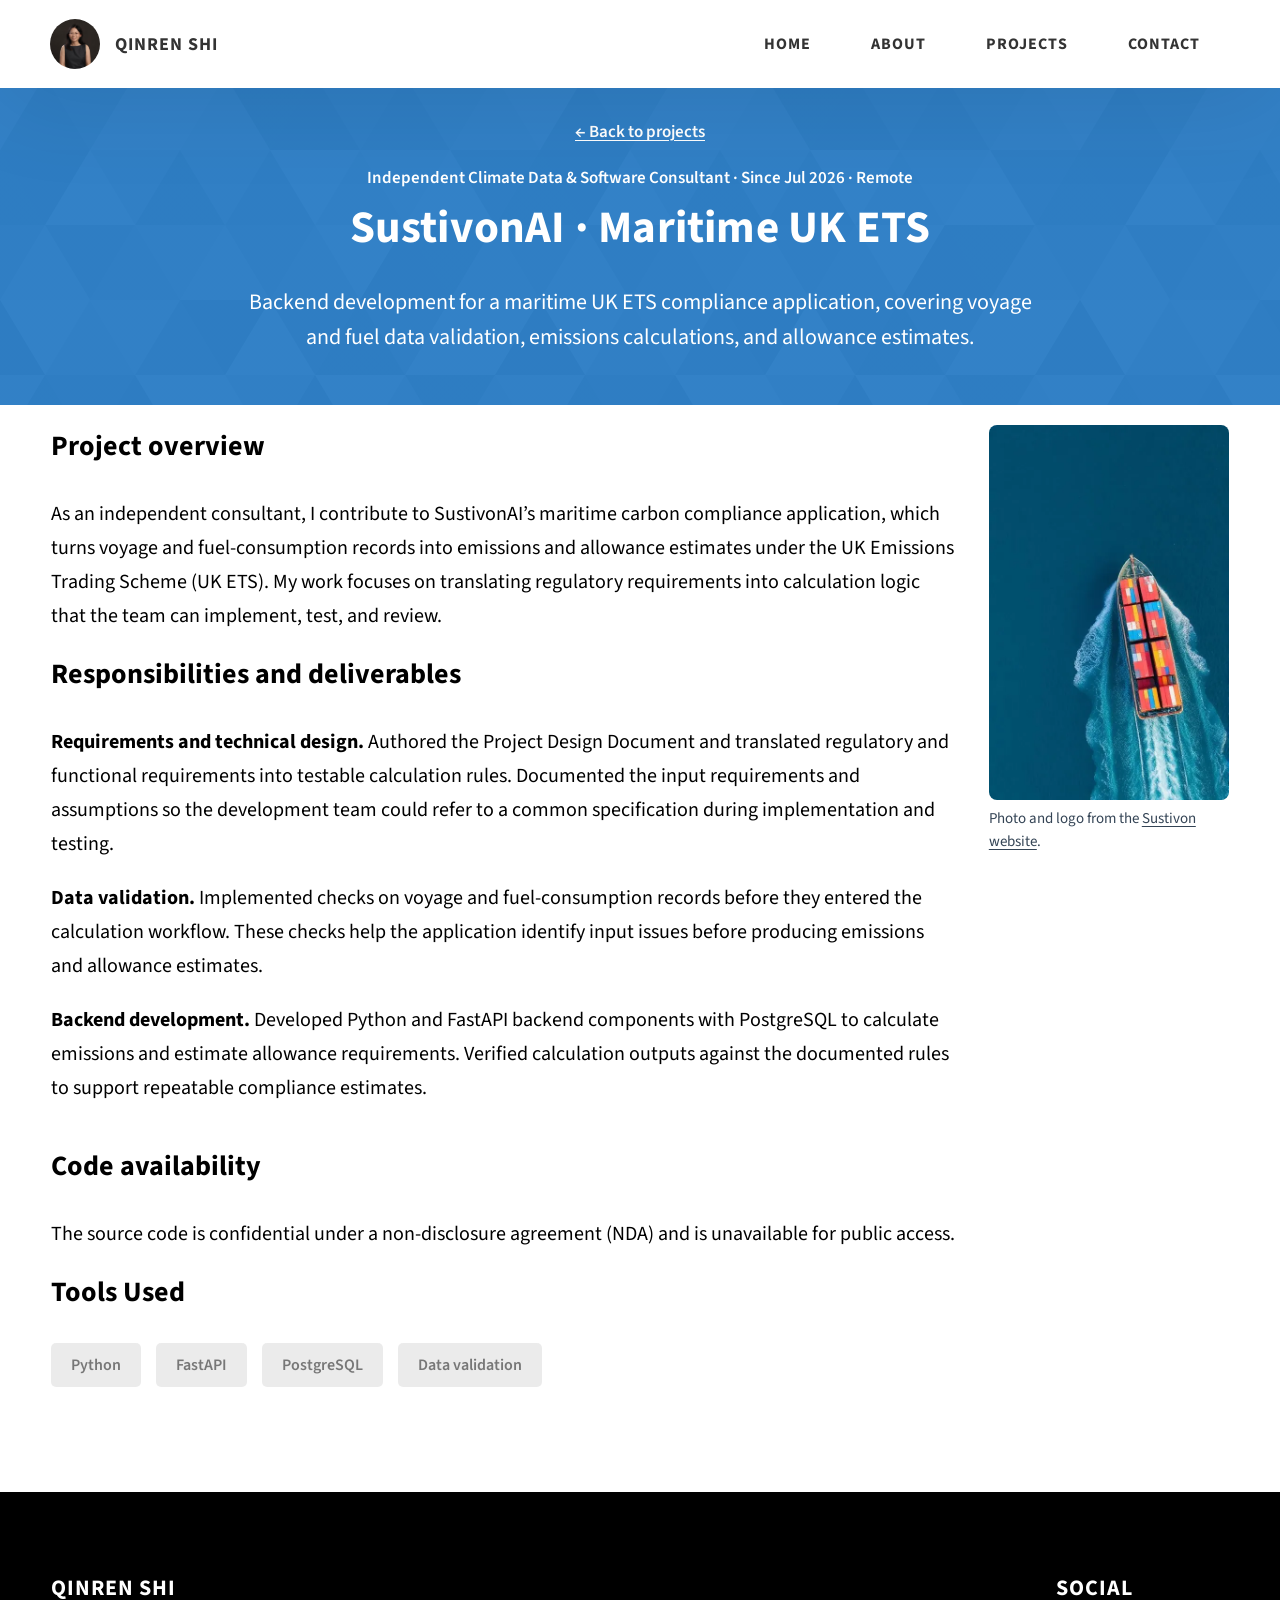
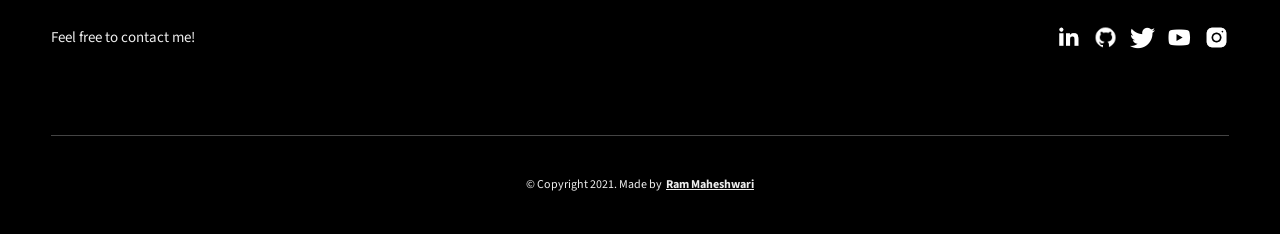
<file: project-sustivon.html>
<!DOCTYPE html>
<html lang="en">
  <head>
    <meta charset="UTF-8" />
    <meta name="viewport" content="width=device-width, initial-scale=1.0" />
    <meta http-equiv="X-UA-Compatible" content="ie=edge" />
    <title>SustivonAI · Maritime UK ETS | Qinren Shi</title>
    <meta name="description" content="Qinren Shi’s independent consulting work for SustivonAI, developing a maritime UK ETS compliance backend." />

    <link rel="stylesheet" href="css/style.css" />
    <link rel="stylesheet" href="css/portfolio.css" />

    <link rel="preconnect" href="https://fonts.googleapis.com" />
    <link rel="preconnect" href="https://fonts.gstatic.com" crossorigin />
    <link
      href="https://fonts.googleapis.com/css2?family=Source+Sans+Pro:wght@400;600;700;900&display=swap"
      rel="stylesheet"
    />
  </head>
  <body>
    <header class="header">
      <div class="header__content">
        <div class="header__logo-container">
          <div class="header__logo-img-cont">
            <img
              src="./assets/jpeg/QINREN.jpg"
              alt="Qinren Shi"
              class="header__logo-img"
            />
          </div>
          <span class="header__logo-sub">Qinren Shi</span>
        </div>
        <div class="header__main">
          <ul class="header__links">
            <li class="header__link-wrapper">
              <a href="./index.html" class="header__link"> Home </a>
            </li>
            <li class="header__link-wrapper">
              <a href="./index.html#about" class="header__link">About </a>
            </li>
            <li class="header__link-wrapper">
              <a href="./index.html#projects" class="header__link">
                Projects
              </a>
            </li>
            <li class="header__link-wrapper">
              <a href="./index.html#contact" class="header__link"> Contact </a>
            </li>
          </ul>
          <div class="header__main-ham-menu-cont">
            <img
              src="./assets/svg/ham-menu.svg"
              alt="hamburger menu"
              class="header__main-ham-menu"
            />
            <img
              src="./assets/svg/ham-menu-close.svg"
              alt="hamburger menu close"
              class="header__main-ham-menu-close d-none"
            />
          </div>
        </div>
      </div>
      <div class="header__sm-menu">
        <div class="header__sm-menu-content">
          <ul class="header__sm-menu-links">
            <li class="header__sm-menu-link">
              <a href="./index.html"> Home </a>
            </li>

            <li class="header__sm-menu-link">
              <a href="./index.html#about"> About </a>
            </li>

            <li class="header__sm-menu-link">
              <a href="./index.html#projects"> Projects </a>
            </li>

            <li class="header__sm-menu-link">
              <a href="./index.html#contact"> Contact </a>
            </li>
          </ul>
        </div>
      </div>
    </header>
    <main>
      <section class="project-cs-hero">
        <div class="project-cs-hero__content">
          <a class="portfolio-detail__back" href="./index.html#projects">← Back to projects</a>
          <p class="portfolio-detail__meta">Independent Climate Data &amp; Software Consultant · Since <time datetime="2026-07">Jul 2026</time> · Remote</p>
          <h1 class="heading-primary-project">SustivonAI · Maritime UK ETS</h1>
          <div class="project-cs-hero__info">
            <p class="text-primary">Backend development for a maritime UK ETS compliance application, covering voyage and fuel data validation, emissions calculations, and allowance estimates.</p>
          </div>
        </div>
      </section>

      <section class="project-details sec-pad">
        <div class="main-container">
          <div class="project-details__content-main">
            <div class="portfolio-work-layout">
              <div>
                <section>
                  <h2 class="project-details__content-title">Project overview</h2>
                  <p class="project-details__desc-para">As an independent consultant, I contribute to SustivonAI’s maritime carbon compliance application, which turns voyage and fuel-consumption records into emissions and allowance estimates under the UK Emissions Trading Scheme (UK ETS). My work focuses on translating regulatory requirements into calculation logic that the team can implement, test, and review.</p>
                </section>

                <section>
                  <h2 class="project-details__content-title">Responsibilities and deliverables</h2>
                  <p class="project-details__desc-para"><strong>Requirements and technical design.</strong> Authored the Project Design Document and translated regulatory and functional requirements into testable calculation rules. Documented the input requirements and assumptions so the development team could refer to a common specification during implementation and testing.</p>
                  <p class="project-details__desc-para"><strong>Data validation.</strong> Implemented checks on voyage and fuel-consumption records before they entered the calculation workflow. These checks help the application identify input issues before producing emissions and allowance estimates.</p>
                  <p class="project-details__desc-para"><strong>Backend development.</strong> Developed Python and FastAPI backend components with PostgreSQL to calculate emissions and estimate allowance requirements. Verified calculation outputs against the documented rules to support repeatable compliance estimates.</p>
                </section>
              </div>

              <figure class="portfolio-work-photo">
                <img src="./assets/webp/sustivon-cargo-ship.webp" alt="Aerial view of a cargo ship at sea" width="512" height="800" loading="lazy" />
                <figcaption>Photo and logo from the <a href="https://sustivon.com/en">Sustivon website</a>.</figcaption>
              </figure>
            </div>

            <section>
              <h2 class="project-details__content-title">Code availability</h2>
              <p class="project-details__desc-para">The source code is confidential under a non-disclosure agreement (NDA) and is unavailable for public access.</p>
            </section>

            <section class="project-details__tools-used">
              <h2 class="project-details__content-title">Tools Used</h2>
              <div class="skills">
                <div class="skills__skill">Python</div>
                <div class="skills__skill">FastAPI</div>
                <div class="skills__skill">PostgreSQL</div>
                <div class="skills__skill">Data validation</div>
              </div>
            </section>
          </div>
        </div>
      </section>
    </main>
    <footer class="main-footer">
      <div class="main-container">
        <div class="main-footer__upper">
          <div class="main-footer__row main-footer__row-1">
            <h2 class="heading heading-sm main-footer__heading-sm">
              <span>Social</span>
            </h2>
            <div class="main-footer__social-cont">
              <a target="_blank" rel="noreferrer" href="#">
                <img
                  class="main-footer__icon"
                  src="./assets/png/linkedin-ico.png"
                  alt="icon"
                />
              </a>
              <a target="_blank" rel="noreferrer" href="#">
                <img
                  class="main-footer__icon"
                  src="./assets/png/github-ico.png"
                  alt="icon"
                />
              </a>
              <a target="_blank" rel="noreferrer" href="#">
                <img
                  class="main-footer__icon"
                  src="./assets/png/twitter-ico.png"
                  alt="icon"
                />
              </a>
              <a target="_blank" rel="noreferrer" href="#">
                <img
                  class="main-footer__icon"
                  src="./assets/png/yt-ico.png"
                  alt="icon"
                />
              </a>
              <a target="_blank" rel="noreferrer" href="#">
                <img
                  class="main-footer__icon main-footer__icon--mr-none"
                  src="./assets/png/insta-ico.png"
                  alt="icon"
                />
              </a>
            </div>
          </div>
          <div class="main-footer__row main-footer__row-2">
            <h4 class="heading heading-sm text-lt">Qinren Shi</h4>
            <p class="main-footer__short-desc">
              Feel free to contact me!
            </p>
          </div>
        </div>

        <div class="main-footer__lower">
          &copy; Copyright 2021. Made by
          <a rel="noreferrer" target="_blank" href="https://rammaheshwari.com"
            >Ram Maheshwari</a
          >
        </div>
      </div>
    </footer>
    <script src="./index.js"></script>
  </body>
</html>
</file>
<file: css/style.css>
/*
0 - 600px:      Phone
600 - 900px:    Tablet portrait
900 - 1200px:   Tablet landscape
[1200 - 1800] is where our normal styles apply
1800px + :      Big desktop
$breakpoint arguement choices:
- phone
- tab-port
- tab-land
- big-desktop

Inside media queries 1em is always 16px i.e 1em = 16px at every screen size only inside media queries
*/
*,
*::after,
*::before {
  margin: 0;
  padding: 0;
  box-sizing: inherit;
  font-family: inherit;
}

html {
  font-size: 62.5%;
  scroll-behavior: smooth;
}
@media only screen and (max-width: 75em) {
  html {
    font-size: 59%;
  }
}
@media only screen and (max-width: 56.25em) {
  html {
    font-size: 56%;
  }
}
@media only screen and (min-width: 112.5em) {
  html {
    font-size: 65%;
  }
}

body {
  box-sizing: border-box;
  position: relative;
  line-height: 1.5;
  font-family: sans-serif;
  overflow-x: hidden;
  overflow-y: scroll;
  font-family: "Source Sans Pro", sans-serif;
}

a {
  text-decoration: none;
  color: inherit;
}

li {
  list-style: none;
}

input:focus,
button:focus,
a:focus,
textarea:focus {
  outline: none;
}

button {
  border: none;
  cursor: pointer;
}

textarea {
  resize: none;
}

.heading-primary {
  font-size: 6rem;
  /* text-transform: uppercase; */
  letter-spacing: 3px;
  text-align: center;
}
@media only screen and (max-width: 37.5em) {
  .heading-primary {
    font-size: 4.5rem;
  }
}

.heading-primary-project {
  font-size: 4rem;
  letter-spacing: 0.2px;
  text-align: center;
}
@media only screen and (max-width: 45em) {
  .heading-primary {
    font-size: 4.5rem;
  }
}


.heading-sec__mb-bg {
  margin-bottom: 2rem;
}
@media only screen and (max-width: 56.25em) {
  .heading-sec__mb-bg {
    margin-bottom: 2rem;
  }
}
.heading-sec__mb-med {
  margin-bottom: 9rem;
}
@media only screen and (max-width: 56.25em) {
  .heading-sec__mb-med {
    margin-bottom: 8rem;
  }
}

.heading-sec__main {
  display: block;
  font-size: 4rem;
  text-transform: uppercase;
  letter-spacing: 1px;
  letter-spacing: 3px;
  text-align: center; 
  /* margin-bottom: 3.5rem;   */
  margin-bottom: 0.5rem;
  position: relative;
}
.heading-sec__main--lt {
  color: #fff;
}
.heading-sec__main--lt::after {
  content: "";
  background: #fff !important;
}

/* .heading-sec__main::after {
  content: "";
  position: absolute;
  top: calc(100% + 1.5rem);
  height: 5px;
  width: 3rem;
  background: #0062b9;
  left: 50%;
  transform: translateX(-50%);
  border-radius: 5px;
}
@media only screen and (max-width: 37.5em) {
  .heading-sec__main::after {
    top: calc(100% + 1.2rem);
  } */


.heading-sec__sub {
  display: block;
  text-align: center;
  color: #777;
  font-size: 5rem;
  font-weight: 500;
  max-width: 80rem;
  margin: auto;
  line-height: 1.6;
}
@media only screen and (max-width: 37.5em) {
  .heading-sec__sub {
    font-size: 3rem;
  }
}

/* 只调 About 的简介字号 */
#about .heading-sec__sub{
  font-size: 2rem;      /* 桌面端更合适的大小 */
}
@media (max-width: 37.5em){
  #about .heading-sec__sub{ font-size: 1.8rem; } /* 小屏 */
}




.heading-sec__sub--lt {
  color: #eee;
  font-size: 2rem;

}

.heading-sm {
  font-size: 2.2rem;
  text-transform: uppercase;
  letter-spacing: 1px;
}

.main-container {
  max-width: 120rem;
  margin: auto;
  width: 92%;
}

.btn {
  background: #fff;
  color: #333;
  text-transform: uppercase;
  letter-spacing: 2px;
  display: inline-block;
  font-weight: 700;
  border-radius: 5px;
  box-shadow: 0 5px 15px 0 rgba(0, 0, 0, 0.15);
  transition: transform 0.3s;
}
.btn:hover {
  transform: translateY(-3px);
}
.btn--bg {
  padding: 1.5rem 8rem;
  font-size: 2rem;
}
.btn--med {
  padding: 1.5rem 5rem;
  font-size: 1.6rem;
}
.btn--theme {
  background: #0062b9;
  color: #fff;
}
.btn--theme-inv {
  color: #0062b9;
  background: #fff;
  border: 2px solid #0062b9;
  box-shadow: none;
  padding: calc(1.5rem - 2px) calc(5rem - 2px);
}

.sec-pad {
  padding: 2rem 0;
}
@media only screen and (max-width: 56.25em) {
  .sec-pad {
    padding: 8rem 0;
  }
}

.text-primary {
  color: #fff;
  font-size: 2.2rem;
  text-align: center;
  width: 100%;
  line-height: 1.6;
}
@media only screen and (max-width: 37.5em) {
  .text-primary {
    font-size: 2rem;
  }
}

.text-primary-cities {
  color: #0b0788;
  font-size: 2.0rem;
  text-align: center;
  width: 100%;
  line-height: 1.6;
}
@media only screen and (max-width: 37.5em) {
  .text-primary {
    font-size: 2rem;
  }
}


.d-none {
  display: none;
}

.home-hero {
  color: #fff;
  background: linear-gradient(to right, rgba(0, 98, 185, 0.8), rgba(0, 98, 185, 0.8)), url(../assets/svg/common-bg.svg);
  background-position: center; 
  /* height: 100vh;
  min-height: 80rem;
  max-height: 120rem; */
  min-height: 32rem;
  height: 23vh;
  max-height: 36rem;
  position: relative;
}


@media only screen and (max-width: 37.5em) {
  .home-hero {
    height: unset;
    min-height: unset;
  }
}
.home-hero__socials {
  position: absolute;
  top: 50%;
  border: 2px solid #eee;
  border-left: 2px solid #eee;
  transform: translateY(-50%);
}
@media only screen and (max-width: 56.25em) {
  .home-hero__socials {
    display: none;
  }
}
.home-hero__mouse-scroll-cont {
  position: absolute;
  bottom: 3%;
  left: 50%;
  transform: translateX(-50%);
}
@media only screen and (max-width: 37.5em) {
  .home-hero__mouse-scroll-cont {
    display: none;
  }
}
.home-hero__social {
  width: 5rem;
}
.home-hero__social-icon-link {
  width: 100%;
  display: block;
  padding: 1.2rem;
  border-bottom: 2px solid #eee;
  transition: background 0.3s;
}
.home-hero__social-icon-link:hover {
  background: rgba(255, 255, 255, 0.1);
}
.home-hero__social-icon-link--bd-none {
  border-bottom: 0;
}
.home-hero__social-icon {
  width: 100%;
}
.home-hero__content {
  position: absolute;
  top: 59%;
  left: 50%;
  transform: translate(-50%, -50%);
  max-width:120rem;
  width: 92%;
}
@media only screen and (max-width: 37.5em) {
  .home-hero__content {
    padding: 19rem 0 13rem 0;
    margin: auto;
    position: static;
    transform: translate(0, 0);
  }
}
.home-hero__info {
  margin: 3rem auto 0 auto;
  max-width: 80rem;
}
.home-hero__cta {
  margin-top: 5rem;
  text-align: center;
}

.about {
  background: rgb(255, 255, 255);
}
.about__content {
  display: grid;
  grid-template-columns: 1fr 1fr;
  grid-gap: 10rem;
}
@media only screen and (max-width: 56.25em) {
  .about__content {
    grid-template-columns: 1fr;
    grid-gap: 8rem;
  }
}
.about__content-title {
  font-weight: 700;
  font-size: 2.8rem;
  margin-bottom: 3rem;
}
@media only screen and (max-width: 37.5em) {
  .about__content-title {
    font-size: 2.4rem;
  }
}
.about__content-details-para {
  font-size: 1.8rem;
  color: grey;
  max-width: 60rem;
  line-height: 1.7;
  margin-bottom: 1rem;
}
.about__content-details-para--hl {
  font-weight: 700;
  margin: 0 3px;
}
.about__content-details-para:last-child {
  margin-bottom: 4rem;
}

.projects__row {
  display: grid;
  grid-template-columns: 1.5fr 1fr;
  grid-gap: 5rem;
  margin-bottom: 11rem;
}
@media only screen and (max-width: 56.25em) {
  .projects__row {
    grid-template-columns: 1fr;
    grid-gap: 2rem;
    margin-bottom: 8rem;
  }
}
@media only screen and (max-width: 56.25em) {
  .projects__row {
    text-align: center;
  }
}
.projects__row:last-child {
  margin-bottom: 0;
}
.projects__row-img-cont {
  overflow: hidden;
}
.projects__row-img {
  width: 100%;
  display: block;
  object-fit: cover;
}
.projects__row-content {
  padding: 2rem 0;
  display: flex;
  justify-content: center;
  flex-direction: column;
  align-items: flex-start;
}
@media only screen and (max-width: 56.25em) {
  .projects__row-content {
    align-items: center;
  }
}
.projects__row-content-title {
  font-weight: 700;
  font-size: 2.8rem;
  margin-bottom: 2rem;
}
@media only screen and (max-width: 37.5em) {
  .projects__row-content-title {
    font-size: 2.4rem;
  }
}
.projects__row-content-desc {
  font-size: 1.8rem;
  color: grey;
  max-width: 60rem;
  line-height: 1.7;
  margin-bottom: 3rem;
}
@media only screen and (max-width: 37.5em) {
  .projects__row-content-desc {
    font-size: 1.7rem;
  }
}

.contact {
  background: linear-gradient(to right, rgba(0, 98, 185, 0.8), rgba(0, 98, 185, 0.8)), url(../assets/svg/common-bg.svg);
  background-size: cover;
  background-position: center;
}
.contact__form-container {
  box-shadow: 0 0 10px rgba(0, 0, 0, 0.1);
  background: white;
  padding: 4rem;
  margin-top: 6rem;
  max-width: 80rem;
  text-align: right;
  width: 95%;
  border-radius: 5px;
  margin: 5rem auto 0 auto;
}
@media only screen and (max-width: 37.5em) {
  .contact__form-container {
    padding: 3rem;
  }
}
.contact__form-field {
  margin-bottom: 4rem;
}
@media only screen and (max-width: 37.5em) {
  .contact__form-field {
    margin-bottom: 3rem;
  }
}
.contact__form-label {
  color: #666;
  font-size: 1.4rem;
  letter-spacing: 1px;
  font-weight: 700;
  margin-bottom: 1rem;
  display: block;
  text-align: left;
}
.contact__form-input {
  color: #333;
  padding: 2rem;
  width: 100%;
  border: 1px solid rgb(235, 235, 235);
  font-size: 1.6rem;
  letter-spacing: 0px;
  background: #f0f0f0;
  border-radius: 5px;
  font-weight: 600;
  /* Code for Modern Browsers */
}
.contact__form-input::placeholder {
  color: #999;
  font-weight: 600;
  font-size: 1.6rem;
}
.contact__form-input {
  /* Code for WebKit, Blink, Edge */
}
.contact__form-input::-webkit-input-placeholder {
  color: #999;
  font-weight: 600;
  font-size: 1.6rem;
}
.contact__form-input {
  /* Code for Internet Explorer 10-11 */
}
.contact__form-input:-ms-input-placeholder {
  color: #999;
  font-weight: 600;
  font-size: 1.6rem;
}
.contact__form-input {
  /* Code for Microsoft Edge */
}
.contact__form-input::-ms-input-placeholder {
  color: #999;
  font-weight: 600;
  font-size: 1.6rem;
}
.contact__form-input {
  /* Code for Mozilla Firefox 4 to 18 */
}
.contact__form-input:-moz-placeholder {
  opacity: 1;
  color: #999;
  font-weight: 600;
  font-size: 1.6rem;
}
.contact__form-input {
  /* Code for Mozilla Firefox 19+ */
}
.contact__form-input::-moz-placeholder {
  opacity: 1;
  color: #999;
  font-weight: 600;
  font-size: 1.6rem;
}
.contact__btn {
  width: 30%;
  padding: 2rem 4rem;
  font-size: 1.6rem;
}
@media only screen and (max-width: 45em) {
  .contact__btn {
    width: 100%;
  }
}

.project-cs-hero {
  color: #fff;
  background: linear-gradient(to right, rgba(0, 98, 185, 0.8), rgba(0, 98, 185, 0.8)), url(../assets/svg/common-bg.svg);
  background-size: cover;
  background-position: center;
  position: relative;
}
@media only screen and (max-width: 45em) {
  .project-cs-hero {
    height: unset;
    min-height: unset;
  }
}
.project-cs-hero__content {
  padding: 16rem 0 10rem 0;  /*控制蓝条高度 */
  max-width: 120rem;
  width: 92%;
  margin: auto;
}
@media only screen and (max-width: 45em) {
  .project-cs-hero__content {
    padding: 19rem 0 5rem 0;
    margin: auto;
    position: static;
    transform: translate(0, 0);
  }
}
.project-cs-hero__info {
  margin: 3rem auto 0 auto;
  max-width: 80rem;
}
.project-cs-hero__cta {
  margin-top: 5rem;
  text-align: center;
}

.project-details__content {
  padding: 1rem 0;
  max-width: 120rem;
  margin: auto;
}
.project-details__content-title {
  font-weight: 700;
  font-size: 2.8rem;
  margin-bottom: 3rem;
}
@media only screen and (max-width: 45em) {
  .project-details__content-title {
    font-size: 2.4rem;
  }
}
.project-details__showcase-img-cont {
  width: 50%;
  text-align: center;
  margin: 0 auto 0rem;
}
.project-details__showcase-img {
  width: 80%;
  text-align: center;
  margin: 0 auto 0rem;
}
.project-details__content-main {
  width: 100%;
  max-width: 120rem;  /* width· */
  margin: auto;
}
.project-details__desc {
  margin: 0 0 7rem 0;
}
.project-details__desc-para {
  font-size: 2rem;
  line-height: 1.7;
  color: black;
  margin-bottom: 2rem;
}
.project-details__tools-used {
  margin: 0 0 7rem 0;
}
.project-details__tools-used-list {
  display: flex;
  flex-wrap: wrap;
}
.project-details__tools-used-item {
  padding: 1rem 2rem;
  margin-bottom: 1.5rem;
  margin-right: 1.5rem;
  font-size: 1.6rem;
  background: rgba(153, 153, 153, 0.2);
  border-radius: 5px;
  font-weight: 600;
  color: #777;
}
.project-details__links {
  margin: 0 0;
}
.project-details__links-btn {
  margin-right: 2rem;
}
@media only screen and (max-width: 37.5em) {
  .project-details__links-btn {
    margin-right: 0;
    width: 70%;
    margin-bottom: 2rem;
    text-align: center;
  }
}
.project-details__links-btn:last-child {
  margin: 0;
}
@media only screen and (max-width: 37.5em) {
  .project-details__links-btn:last-child {
    margin: 0;
  }
}

.header {
  position: fixed;
  width: 100%;
  z-index: 1000;
  background: #000;
  background: #fff;
  box-shadow: 0 10px 100px rgba(0, 0, 0, 0.1);
}
.header__content {
  display: flex;
  align-items: center;
  justify-content: space-between;
  padding: 1rem 5rem;
}
@media only screen and (max-width: 56.25em) {
  .header__content {
    padding: 0 2rem;
  }
}
.header__logo-container {
  display: flex;
  align-items: center;
  cursor: pointer;
  color: #333;
  transition: color 0.3s;
}
.header__logo-container:hover {
  color: #0062b9;
}
.header__logo-img-cont {
  width: 5rem;
  height: 5rem;
  border-radius: 50px;
  overflow: hidden;
  margin-right: 1.5rem;
  background: #0062b9;
}
@media only screen and (max-width: 56.25em) {
  .header__logo-img-cont {
    width: 4.5rem;
    height: 4.5rem;
    margin-right: 1.2rem;
  }
}
.header__logo-img {
  width: 100%;
  height: 100%;
  object-fit: cover;
  object-position: center;
  display: block;
}
.header__logo-sub {
  font-size: 1.8rem;
  text-transform: uppercase;
  font-weight: 700;
  letter-spacing: 1px;
}
.header__links {
  display: flex;
}
@media only screen and (max-width: 37.5em) {
  .header__links {
    display: none;
  }
}
.header__link {
  padding: 2.2rem 3rem;
  display: inline-block;
  font-size: 1.6rem;
  color: #333;
  text-transform: uppercase;
  letter-spacing: 1px;
  font-weight: 700;
  transition: color 0.3s;
}
.header__link:hover {
  color: #0062b9;
}
@media only screen and (max-width: 56.25em) {
  .header__link {
    padding: 3rem 1.8rem;
    font-size: 1.5rem;
  }
}
.header__main-ham-menu-cont {
  display: none;
  width: 3rem;
  padding: 2.2rem 0;
}
@media only screen and (max-width: 37.5em) {
  .header__main-ham-menu-cont {
    display: block;
  }
}
.header__main-ham-menu {
  width: 100%;
}
.header__main-ham-menu-close {
  width: 100%;
}
.header__sm-menu {
  background: #fff;
  position: absolute;
  width: 100%;
  top: 100%;
  visibility: hidden;
  opacity: 0;
  transition: all 0.3s;
  box-shadow: 0px 5px 5px 0px rgba(0, 0, 0, 0.1);
  -webkit-box-shadow: 0px 5px 5px 0px rgba(0, 0, 0, 0.1);
  -moz-box-shadow: 0px 5px 5px 0px rgba(0, 0, 0, 0.1);
}
.header__sm-menu--active {
  visibility: hidden;
  opacity: 0;
}
@media only screen and (max-width: 37.5em) {
  .header__sm-menu--active {
    visibility: visible;
    opacity: 1;
  }
}
.header__sm-menu-link a {
  display: block;
  text-decoration: none;
  padding: 2.5rem 3rem;
  font-size: 1.6rem;
  color: #333;
  text-align: right;
  border-bottom: 1px solid #eee;
  font-weight: 700;
  text-transform: uppercase;
  letter-spacing: 2px;
  transition: color 0.3s;
}
.header__sm-menu-link a:hover {
  color: #0062b9;
}
.header__sm-menu-link:first-child a {
  border-top: 1px solid #eee;
}
.header__sm-menu-link-last {
  border-bottom: 0;
}

.main-footer {
  background: #000;
  color: #fff;
}
.main-footer__upper {
  display: flex;
  justify-content: space-between;
  padding: 8rem 0;
}
@media only screen and (max-width: 56.25em) {
  .main-footer__upper {
    padding: 6rem 0;
  }
}
@media only screen and (max-width: 37.5em) {
  .main-footer__upper {
    display: block;
  }
}
.main-footer__row-1 {
  order: 2;
}
@media only screen and (max-width: 56.25em) {
  .main-footer__row-1 {
    margin-bottom: 5rem;
  }
}
.main-footer__row-2 {
  width: 40%;
  order: 1;
  max-width: 50rem;
}
@media only screen and (max-width: 56.25em) {
  .main-footer__row-2 {
    width: 100%;
  }
}
.main-footer__short-desc {
  margin-top: 2rem;
  color: #eee;
  font-size: 1.5rem;
  line-height: 1.7;
}
.main-footer__social-cont {
  margin-top: 2rem;
}
.main-footer__icon {
  margin-right: 1rem;
  width: 2.5rem;
}
.main-footer__icon--mr-none {
  margin-right: 0;
}
.main-footer__lower {
  padding: 4rem 0;
  border-top: 1px solid #444;
  color: #eee;
  font-size: 1.2rem;
  text-align: left;
  text-align: center;
}
.main-footer__lower a {
  text-decoration: underline;
  font-weight: bold;
  margin-left: 2px;
}
@media only screen and (max-width: 56.25em) {
  .main-footer__lower {
    padding: 3.5rem 0;
  }
}

.skills {
  display: flex;
  flex-wrap: wrap;
}
.skills__skill {
  padding: 1rem 2rem;
  margin-bottom: 1.5rem;
  margin-right: 1.5rem;
  font-size: 1.6rem;
  background: rgba(153, 153, 153, 0.2);
  border-radius: 5px;
  font-weight: 600;
  color: #777;
}

.mouse {
  width: 25px;
  height: 40px;
  border: 2px solid #eee;
  border-radius: 60px;
  position: relative;
  overflow: hidden;
}
.mouse::before {
  content: "";
  width: 5px;
  height: 5px;
  position: absolute;
  top: 7px;
  left: 50%;
  transform: translateX(-50%);
  background-color: #eee;
  border-radius: 50%;
  opacity: 1;
  animation: wheel 1.3s infinite;
  -webkit-animation: wheel 1.3s infinite;
}

@keyframes wheel {
  to {
    opacity: 0;
    top: 27px;
  }
}
@-webkit-keyframes wheel {
  to {
    opacity: 0;
    top: 27px;
  }
}


/* 让 Work Experience 部分字体和段落一致 */
.experience-item {
  margin: 1.2rem 0;
  font-size: 1.7rem;          /* 和 about__content-details-para 一致 */
  line-height: 1.6;
  color: var(--clr-dark);   /* 用你主题里已有的文字颜色变量 */
}

.experience-header {
  display: flex;
  justify-content: space-between;
  align-items: baseline;
  margin-bottom: 0.3rem;
}

.experience-item .role {
  font-weight: 600;
  font-size: 1.7rem;       /* 稍微比正文大一点 */
  margin: 0;
}

.experience-item .date {
  font-size:1.7rem;
  font-style: italic;
  color: var(--clr-accent); /* 可以换成你主题里的次要颜色 */
}

.experience-item .org {
  font-style: italic;
  margin-bottom: 0.4rem;
}

.experience-item .bullets {
  margin: 0.5rem 0 0 1.2rem;
  padding: 0;
}

.experience-item .bullets li {
  margin: 0.5rem 0;
  line-height: 1.5;
}


.education {
  margin-top: 2rem;
}

.education-item {
  margin-bottom: 1.2rem;
  font-size: 1.7rem;
  line-height: 1.5;
}

.education-header {
  display: flex;
  justify-content: space-between;
  align-items: baseline;
  margin-bottom: 0.2rem;
  font-size: 1.9rem;
}

.education-header .degree {
  font-weight: 600;
  font-size: 1.7rem;
  margin: 0;
}

.education-header .date {
  font-size: 1.7rem;
  font-style: italic;
  color: var(--clr-accent);
}

.education .org {
  font-style: italic;
  margin-bottom: 0.3rem;
}


.project-cs-hero-small {
  color: #fff;
  background: linear-gradient(to right, rgba(0, 98, 185, 0.8), rgba(0, 98, 185, 0.8)), url(../assets/svg/common-bg.svg);
  background-size: cover;
  background-position: center;
  position: relative;
}

.hero{
  position:relative;
  min-height:10vh; /* 你的蓝框高度 */
}
.scroll-indicator{
  position:absolute; left:50%; bottom:24px; transform:translateX(-50%);
  width:0; height:0;
  border-left:14px solid transparent;
  border-right:14px solid transparent;
  border-top:18px solid rgba(184, 193, 197, 0.95); /* 白色向下三角 */
  animation:bounce 1.4s ease-in-out infinite;
  filter: drop-shadow(0 2px 2px rgba(0,0,0,.35));
}
@keyframes bounce{
  0%,100%{ transform:translate(-50%,0); opacity:.75 }
  50%    { transform:translate(-50%,-10px); opacity:1 }
}

.img-caption {
  text-align: center;
  font-size: 2rem;
  margin-top: 0.1rem;
  color: #555;
}


/* 让 About / Projects 的标题容器水平居中（避免加了左右 padding 后看着偏） */
#about .heading, #about .heading-sec,
#projects .heading, #projects .heading-sec{
  display: flex;
  justify-content: center;
  align-items: center;
  text-align: center;
}

/* 标题主文本变成“可居中”的块，并给左右箭头留空 */
#about .heading-sec__main,
#projects .heading-sec__main{
  position: relative;
  display: block;
  width: max-content;          /* 宽度以文字为准，便于精准居中 */
  margin-inline: auto;
  padding: 0 4.5rem;           /* 左右留空间放箭头，可按需调 */
}

/* 覆盖默认的“蓝色下划线”：把 ::after 改造成右侧箭头；::before 画左侧箭头 */
#about .heading-sec__main::before,
#about .heading-sec__main::after,
#projects .heading-sec__main::before,
#projects .heading-sec__main::after{
  content: "";
  position: absolute;
  top: 55%;
  width: 0; height: 0;
  border-left: 10px solid transparent;
  border-right:10px solid transparent;
  border-top: 14px solid #0062b9;   /* ▼ 下箭头颜色 */
  transform: translateY(-50%);
  animation: projectArrowDrop 1.4s ease-in-out infinite;
  filter: drop-shadow(0 2px 2px rgba(0,0,0,.18));
}

/* 左右各放一个 */
#about .heading-sec__main::before,
#projects .heading-sec__main::before{ left: .6rem; }
#about .heading-sec__main::after,
#projects .heading-sec__main::after { right:.6rem; }

/* 箭头上下轻微浮动动画 */
@keyframes projectArrowDrop{
  0%,100%{ transform: translateY(-50%); opacity:.85 }
  50%    { transform: translateY(calc(-50% + 8px)); opacity:1 }
}

/* 小屏可选隐藏箭头，避免拥挤 */
@media (max-width: 37.5em){
  #about .heading-sec__main::before,
  #about .heading-sec__main::after,
  #projects .heading-sec__main::before,
  #projects .heading-sec__main::after{ display:none; }
}

/* 让 About 的标题区域恢复“上下堆叠”，并保持居中 */
#about .heading,
#about .heading-sec{
  display: block;            /* 覆盖之前的 flex */
  text-align: center;
}

/* 标题本身：保持左右箭头、强制一行不换行并水平居中 */
#about .heading-sec__main{
  position: relative;
  display: inline-block;     /* 便于宽度按内容计算 */
  width: max-content;
  margin-inline: auto;
  white-space: nowrap;       /* ❗不要换行，避免 “ABOUT\nME” */
  padding: 0 4.5rem;         /* 给左右箭头留空间（按需调） */
}

/* 如果 About 也要左右箭头，保留你之前的箭头样式 */
#about .heading-sec__main::before,
#about .heading-sec__main::after{
  content:"";
  position:absolute; top:55%;
  width:0; height:0;
  border-left:10px solid transparent;
  border-right:10px solid transparent;
  border-top:14px solid #0062b9;  /* ▼ */
  transform:translateY(-50%);
  animation: projectArrowDrop 1.4s ease-in-out infinite;
  filter: drop-shadow(0 2px 2px rgba(0,0,0,.18));
}
#about .heading-sec__main::before{ left:.6rem; }
#about .heading-sec__main::after { right:.6rem; }

/* 简介回到标题下方，并控制宽度与间距 */
#about .heading-sec__sub{
  display:block;
  margin: 1.2rem auto 0;     /* 与标题的距离 */
  max-width: 100rem;          /* 你原来用的宽度 */
  line-height: 1.6;
  text-align: center;
}
</file>
<file: css/portfolio.css>
.home-hero {
  height: auto;
  min-height: 0;
  max-height: none;
}

.home-hero__content {
  position: static;
  transform: none;
  margin: 0 auto;
  padding: 12rem 0 5rem;
}

.home-hero__cta {
  margin-top: 2.4rem;
}

.home-hero__cta .btn {
  padding: 1.2rem 3rem;
}

@media (max-width: 56.25em) {
  .home-hero__content {
    padding-bottom: 2rem;
  }

  .home-hero__socials {
    position: static;
    display: flex;
    justify-content: center;
    padding-bottom: 2.4rem;
    border: 0;
    transform: none;
  }

  .home-hero__social-icon-link {
    border-bottom: 0;
  }
}

.portfolio-contact-links {
  display: flex;
  flex-wrap: wrap;
  justify-content: center;
  gap: 1rem 2rem;
  margin-top: 1rem;
}

.portfolio-contact-links a {
  text-decoration: underline;
  text-underline-offset: 0.2em;
}

.home-hero__social-icon-link:focus-visible,
.portfolio-contact-links a:focus-visible {
  outline: 2px solid #fff;
  outline-offset: 3px;
}

.portfolio-projects {
  display: grid;
  grid-template-columns: repeat(2, minmax(0, 1fr));
  gap: 2.4rem;
  margin-top: 3.2rem;
}

@media (max-width: 42em) {
  .portfolio-projects {
    grid-template-columns: 1fr;
  }
}

.portfolio-project__link {
  display: flex;
  flex-direction: column;
  height: 100%;
  overflow: hidden;
  border: 1px solid #dce6ef;
  border-radius: 8px;
  background: #fff;
}

.portfolio-project__link:hover,
.portfolio-project__link:focus-visible {
  outline: 2px solid #0062b9;
  outline-offset: 2px;
}

.portfolio-project__media {
  position: relative;
  aspect-ratio: 16 / 9;
  background: #f1f5f9;
  border-bottom: 1px solid #dce6ef;
}

.portfolio-project__media img {
  position: absolute;
  inset: 0;
  width: 100%;
  height: 100%;
  padding: 1.6rem;
  object-fit: contain;
}

.portfolio-project__body {
  display: flex;
  flex: 1;
  flex-direction: column;
  align-items: flex-start;
  padding: clamp(2rem, 3vw, 3.2rem);
  color: #344455;
  font-size: 1.8rem;
  line-height: 1.55;
}

.portfolio-project__meta {
  margin-bottom: 0.6rem;
  color: #145687;
  font-size: 1.5rem;
  font-weight: 700;
}

.portfolio-project__title {
  margin-bottom: 1.2rem;
  color: #111;
  font-size: 2.6rem;
  line-height: 1.2;
}

.portfolio-project__action,
.portfolio-experience-link {
  color: #145687;
  font-weight: 700;
  text-decoration: underline;
  text-underline-offset: 0.2em;
}

.portfolio-project__action {
  margin-top: auto;
  padding-top: 1.6rem;
}

.portfolio-experience-link {
  display: inline-block;
  margin-top: 0.8rem;
}

.portfolio-experience-link:focus-visible {
  outline: 2px solid #0062b9;
  outline-offset: 2px;
}

.consulting-project {
  margin-top: 1.6rem;
}

.project-cs-hero__content {
  display: flex;
  flex-direction: column;
  align-items: center;
  padding: 12rem 0 5rem;
  text-align: center;
}

.project-cs-hero__content .heading-primary-project {
  max-width: 96rem;
  font-size: clamp(2.8rem, 4vw, 4.5rem);
  line-height: 1.2;
}

.portfolio-detail__meta {
  margin-bottom: 1rem;
  font-size: 1.7rem;
  font-weight: 600;
}

.portfolio-detail__back {
  margin-bottom: 2rem;
  font-size: 1.7rem;
  font-weight: 600;
  text-decoration: underline;
  text-underline-offset: 0.2em;
}

.portfolio-detail__back:focus-visible {
  outline: 2px solid currentColor;
  outline-offset: 3px;
}

.project-cs-hero__cta {
  display: flex;
  flex-wrap: wrap;
  justify-content: center;
  gap: 1rem;
  margin-top: 2.4rem;
}

.project-cs-hero__cta .btn {
  padding: 1.2rem 3rem;
}

.portfolio-gallery {
  margin: 4rem 0;
}

.portfolio-gallery__figure {
  margin: 0 auto 3rem;
}

.portfolio-gallery__figure--portrait {
  max-width: 72rem;
}

.portfolio-gallery__figure a {
  display: block;
  border: 1px solid #dce6ef;
  border-radius: 8px;
  overflow: hidden;
}

.portfolio-gallery__figure a:focus-visible {
  outline: 2px solid #0062b9;
  outline-offset: 3px;
}

.portfolio-gallery__figure img {
  display: block;
  width: 100%;
  height: auto;
}

.portfolio-gallery__figure figcaption {
  margin-top: 0.8rem;
  color: #344455;
  font-size: 1.7rem;
  line-height: 1.5;
}

.portfolio-work-layout {
  display: grid;
  grid-template-columns: minmax(0, 1fr) minmax(0, 24rem);
  align-items: start;
  gap: 3.2rem;
  margin-bottom: 2rem;
}

@media (max-width: 48em) {
  .portfolio-work-layout {
    grid-template-columns: minmax(0, 1fr);
    gap: 0.8rem;
    margin-bottom: 3.2rem;
  }
}

.portfolio-work-photo {
  width: 100%;
  max-width: 24rem;
}

.portfolio-work-photo img {
  display: block;
  width: 100%;
  height: auto;
  border-radius: 8px;
}

.portfolio-work-photo figcaption {
  margin-top: 0.8rem;
  color: #344455;
  font-size: 1.5rem;
}

.portfolio-work-photo a {
  text-decoration: underline;
  text-underline-offset: 0.2em;
}

#projects,
#about,
#permitpulse-demo,
#sustivon {
  scroll-margin-top: 8rem;
}

#sustivon .experience-header {
  flex-wrap: wrap;
  column-gap: 1rem;
}

#sustivon .bullets {
  margin-left: 2rem;
  list-style: disc;
}
</file>
